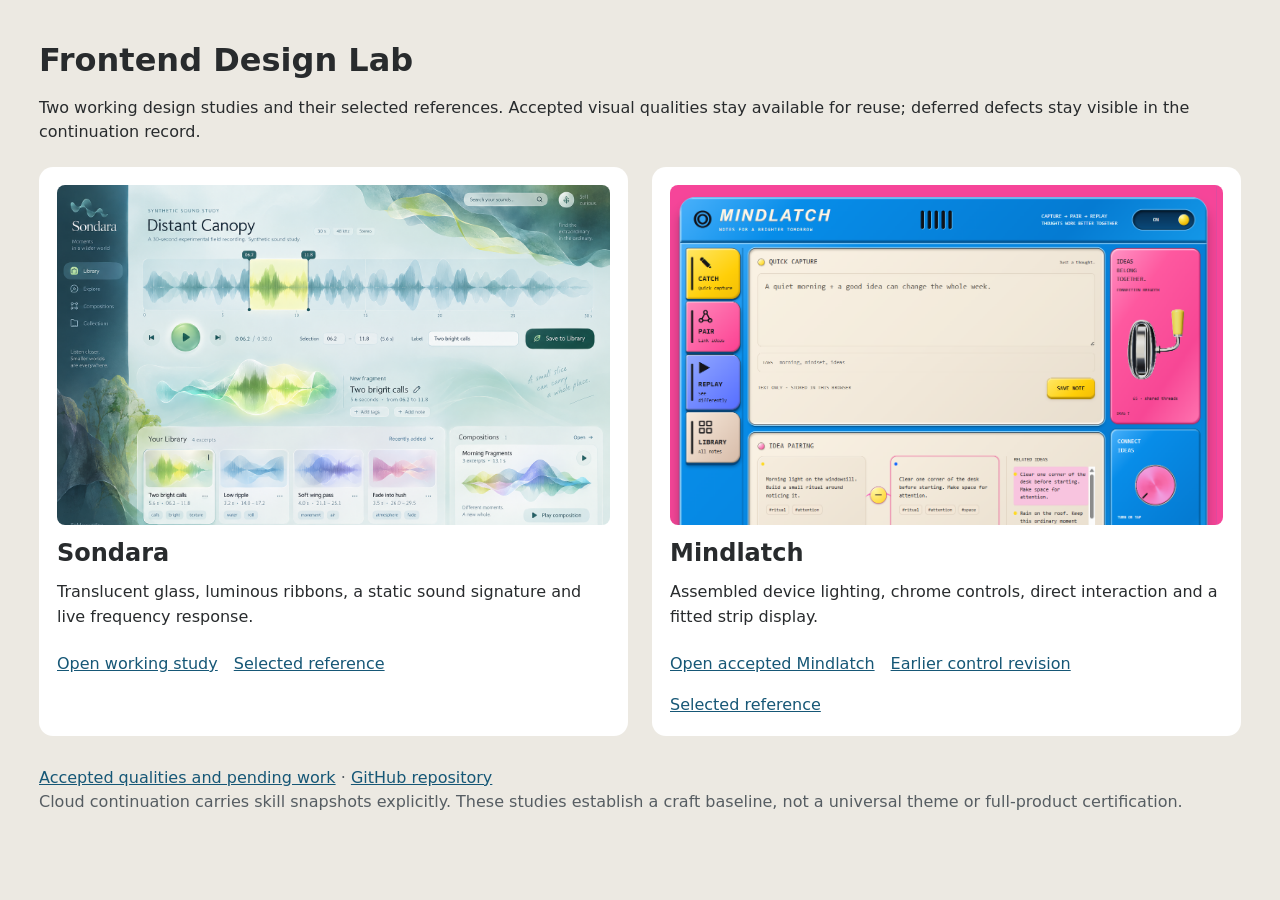
<file: index.html>
<!doctype html><html lang="en"><meta charset="utf-8"><meta name="viewport" content="width=device-width,initial-scale=1"><title>Frontend Design Lab</title>
<style>*{box-sizing:border-box}body{margin:0;background:#ece9e2;color:#282b2d;font:16px/1.55 system-ui,sans-serif}main{max-width:1250px;margin:auto;padding:36px 24px}h1{font-size:32px;margin:0 0 10px}p{margin:0 0 22px}a{color:#165776}.studies{display:grid;grid-template-columns:1fr 1fr;gap:24px}article{min-width:0;background:#fff;border-radius:14px;padding:18px}h2{margin:10px 0 8px}img{display:block;width:100%;height:340px;object-fit:cover;object-position:top;border-radius:8px}.links{display:flex;gap:16px;flex-wrap:wrap}footer{margin:30px 0;color:#565d62}@media(max-width:700px){.studies{grid-template-columns:1fr}img{height:290px}}</style>
<main><h1>Frontend Design Lab</h1><p>Two working design studies and their selected references. Accepted visual qualities stay available for reuse; deferred defects stay visible in the continuation record.</p><div class="studies">
<article><a href="outputs/field-audio/index.html#editor"><img src="references/sondara/master.png" alt="Sondara selected translucent field-audio reference"></a><h2>Sondara</h2><p>Translucent glass, luminous ribbons, a static sound signature and live frequency response.</p><div class="links"><a href="outputs/field-audio/index.html#editor">Open working study</a><a href="references/sondara/master.png">Selected reference</a></div></article>
<article><a href="outputs/mindlatch-maintained/index.html#capture"><img src="references/mindlatch/fitted-strip.png" alt="Mindlatch device study with preferred fitted status strip"></a><h2>Mindlatch</h2><p>Assembled device lighting, chrome controls, direct interaction and a fitted strip display.</p><div class="links"><a href="outputs/mindlatch-maintained/index.html#capture">Open accepted Mindlatch</a><a href="outputs/mindlatch-trial/index.html#capture">Earlier control revision</a><a href="references/mindlatch/library-master.png">Selected reference</a></div></article>
</div><footer><a href="docs/CONTINUATION.md">Accepted qualities and pending work</a> · <a href="https://github.com/supplefrog/frontend-design-lab">GitHub repository</a><p>Cloud continuation carries skill snapshots explicitly. These studies establish a craft baseline, not a universal theme or full-product certification.</p></footer></main></html>
</file>
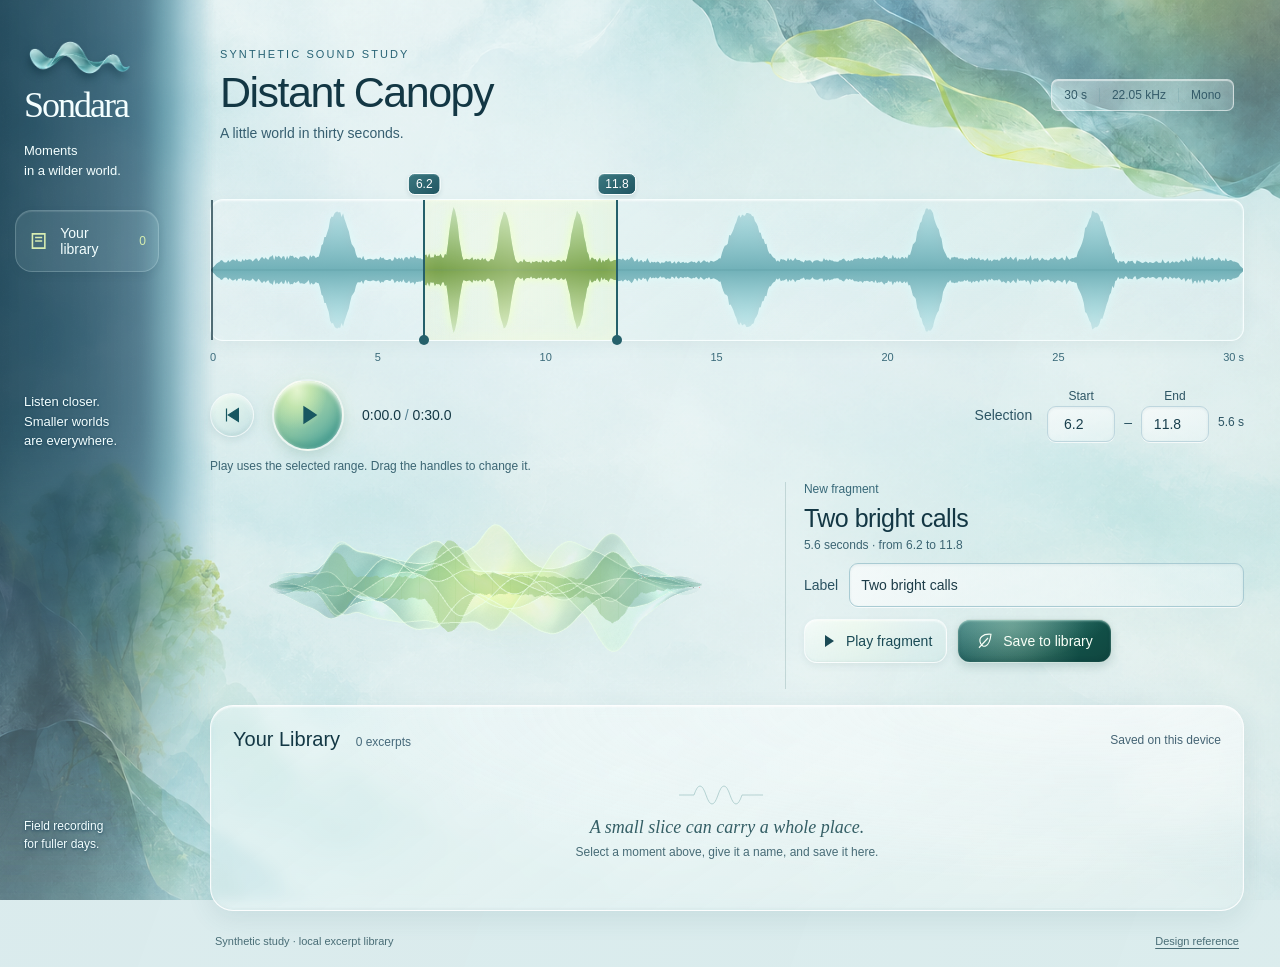
<file: outputs/field-audio/index.html>
<!doctype html>
<html lang="en">
<head><meta charset="utf-8"><meta name="viewport" content="width=device-width,initial-scale=1"><title>Sondara — a small slice of sound</title><link rel="stylesheet" href="app.css"></head>
<body>
<a class="skip" href="#editor">Skip to editor</a>
<aside class="rail">
 <div class="identity"><svg class="brand-ribbon" viewBox="0 0 130 55" aria-hidden="true"><path d="M2 27C15 0 22 53 38 25S60 0 73 25s27 34 35 11 13 0 20-9" fill="none" stroke="currentColor" stroke-width="12" stroke-linecap="round"/></svg><a class="brand" href="#editor">Sondara</a><p>Moments<br>in a wilder world.</p></div>
 <a class="library-link" href="#library"><svg viewBox="0 0 24 24" aria-hidden="true"><path d="M5 4h14v16H5zM8 8h8M8 12h8"/></svg>Your library <span id="rail-count">0</span></a>
 <p class="rail-thought">Listen closer.<br>Smaller worlds<br>are everywhere.</p><p class="rail-bottom">Field recording<br>for fuller days.</p>
</aside>
<main id="editor">
 <header class="study-heading"><div><p class="eyebrow">SYNTHETIC SOUND STUDY</p><h1>Distant Canopy</h1><p class="subtitle">A little world in thirty seconds.</p></div><p class="file-facts">30 s <span>22.05 kHz</span> Mono</p></header>
 <section class="recording" aria-label="Recording and selection">
  <div class="wave-shell"><div id="wave-track" class="wave-track" aria-label="Recording waveform"><svg id="waveform" viewBox="0 0 1000 140" preserveAspectRatio="none" aria-hidden="true"><defs><linearGradient id="wave-ink" x2="0" y2="1"><stop stop-color="#4995a3" stop-opacity=".25"/><stop offset=".5" stop-color="#388994" stop-opacity=".65"/><stop offset="1" stop-color="#70b2bd" stop-opacity=".2"/></linearGradient><linearGradient id="selected-ink" x2="0" y2="1"><stop stop-color="#a8c666" stop-opacity=".3"/><stop offset=".5" stop-color="#618f34"/><stop offset="1" stop-color="#bace77" stop-opacity=".3"/></linearGradient><clipPath id="selection-clip"><rect id="clip-rect" y="0" height="140"/></clipPath></defs><path id="wave-path" fill="url(#wave-ink)"/><path id="selected-path" fill="url(#selected-ink)" clip-path="url(#selection-clip)"/><line x1="0" x2="1000" y1="70" y2="70" stroke="#46838d" stroke-opacity=".25"/></svg><div id="selected-region" class="selected-region"></div><div id="playhead" class="playhead" aria-hidden="true"></div><button id="start-handle" class="handle start" role="slider" aria-label="Selection start" aria-valuemin="0" aria-valuemax="30" aria-valuenow="6.2"><span>6.2</span></button><button id="end-handle" class="handle end" role="slider" aria-label="Selection end" aria-valuemin="0" aria-valuemax="30" aria-valuenow="11.8"><span>11.8</span></button></div><div class="axis" aria-hidden="true"><span>0</span><span>5</span><span>10</span><span>15</span><span>20</span><span>25</span><span>30 s</span></div></div>
  <div class="control-row"><div class="transport"><button id="restart" class="round small" aria-label="Restart selection" disabled><svg viewBox="0 0 24 24" aria-hidden="true"><path d="M6 5v14M19 5L8 12l11 7z"/></svg></button><button id="play" class="round play" aria-label="Play selection" disabled><svg viewBox="0 0 24 24" aria-hidden="true"><path id="play-icon" d="M8 4L20 12 8 20z"/></svg></button><p class="time"><span id="current-time">0:00.0</span><span class="time-divider"> / </span><span id="duration-time">0:30.0</span></p></div><div class="selection-fields"><span class="field-caption">Selection</span><label>Start<input id="start" type="number" min="0" max="30" step="0.1" value="6.2" inputmode="decimal" aria-describedby="feedback"></label><span class="dash">–</span><label>End<input id="end" type="number" min="0" max="30" step="0.1" value="11.8" inputmode="decimal" aria-describedby="feedback"></label><span id="interval-length" class="interval-length">5.6 s</span></div></div>
  <div id="load-status" class="load-status" role="status">Loading the recording…</div><button id="retry" class="text-button" hidden>Retry loading</button>
 </section>
 <section class="fragment" aria-labelledby="fragment-heading"><div id="ribbon-scene" class="ribbon-scene" aria-hidden="true"></div><div class="fragment-editor"><p id="fragment-kind" class="fragment-kind">New fragment</p><h2 id="fragment-heading">Two bright calls</h2><p id="fragment-detail">5.6 seconds · from 6.2 to 11.8</p><form id="fragment-form" novalidate><label class="label-field" for="label">Label<input id="label" maxlength="120" value="Two bright calls" placeholder="Name this moment" aria-describedby="feedback" required></label><div class="fragment-actions"><button id="preview" type="button" class="glass-button" disabled><svg viewBox="0 0 24 24" aria-hidden="true"><path id="preview-icon" d="M8 4L20 12 8 20z"/></svg><span id="preview-label">Play fragment</span></button><button id="save" class="save-button" type="submit"><svg viewBox="0 0 24 24" aria-hidden="true"><path d="M20 3C9 2 3 8 6 15s12 6 14-12ZM4 21 16 8"/></svg>Save to library</button><button id="update" type="button" class="glass-button" hidden>Update excerpt</button></div></form><p id="feedback" class="feedback" role="status" aria-live="polite"></p></div></section>
 <section id="library" class="library" aria-labelledby="library-heading"><div class="library-heading"><h2 id="library-heading">Your Library <span id="clip-count">0 excerpts</span></h2><span class="local-note">Saved on this device</span></div><div id="empty-library" class="empty-library"><svg viewBox="0 0 160 50" aria-hidden="true"><path d="M0 25h25q10-30 20 0t20 0t20 0t20 0h35"/></svg><p>A small slice can carry a whole place.</p><span>Select a moment above, give it a name, and save it here.</span></div><ul id="clip-list" class="clip-list"></ul><p id="storage-note" class="storage-note"></p></section>
 <footer><span>Synthetic study · local excerpt library</span><a href="reference.html">Design reference</a></footer>
</main><audio id="audio" data-src="assets/synthetic-study.wav" preload="auto"></audio><script type="module" src="app.js"></script>
</body></html>
</file>
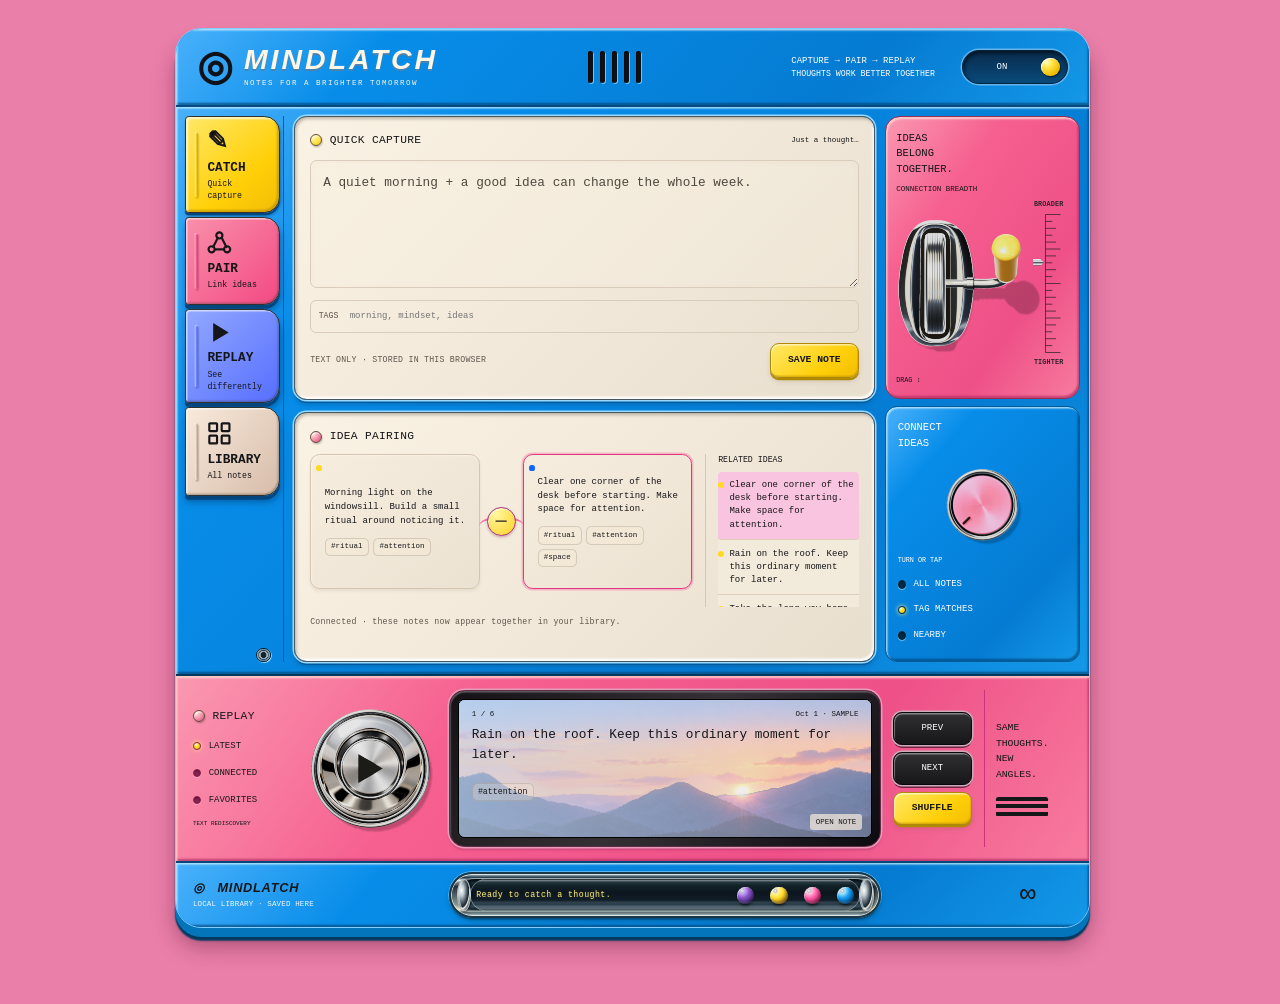
<file: outputs/mindlatch-maintained/index.html>
<!doctype html>
<html lang="en"><head><meta charset="utf-8"><meta name="viewport" content="width=device-width, initial-scale=1"><script>document.documentElement.dataset.controls='pending';document.documentElement.dataset.palette=new URLSearchParams(location.search).get('palette')||'bright';let table='pink';try{const saved=localStorage.getItem('mindlatch.table-background');if(['pink','yellow'].includes(saved))table=saved;}catch{}document.documentElement.dataset.table=table;document.documentElement.style.setProperty('--pink-backdrop',table==='yellow'?'#ffe69a':'#ea7fa9');</script><title>Mindlatch — notes that belong together</title><link rel="stylesheet" href="app.css?v=bolt-status-v1"></head>
<body><div class="interface-scale"><div class="instrument">
<header class="blue masthead"><a class="brand" href="#capture" aria-label="Mindlatch, capture"><span class="brand-mark" aria-hidden="true">◎</span><span><strong>MINDLATCH</strong><small>NOTES FOR A BRIGHTER TOMORROW</small></span></a><div class="vents" aria-hidden="true"><i></i><i></i><i></i><i></i><i></i></div><p class="sequence">CAPTURE → PAIR → REPLAY<small>THOUGHTS WORK BETTER TOGETHER</small></p><button id="power" class="power" aria-pressed="true" title="Standby pauses automatic text replay and floating balls"><span>ON</span><i aria-hidden="true"></i></button></header>
<div class="workbench blue"><nav class="rail" aria-label="Workspace"><button data-view="capture" class="rail-button catch" aria-current="page"><span class="nav-icon" aria-hidden="true">✎</span><b>CATCH</b><small>Quick capture</small></button><button data-view="pair" class="rail-button pair"><span class="nav-icon" aria-hidden="true"><svg viewBox="0 0 32 32" width="1em" height="1em" aria-hidden="true" focusable="false" style="display:block" fill="none" stroke="currentColor" stroke-width="2.8" stroke-linecap="round" stroke-linejoin="round"><path d="M14 10 8 22M19 10l6 12M11 25h10"/><circle cx="16" cy="7" r="4"/><circle cx="6" cy="25" r="4"/><circle cx="26" cy="25" r="4"/></svg></span><b>PAIR</b><small>Link ideas</small></button><button data-view="replay" class="rail-button replay"><span class="nav-icon" aria-hidden="true"><svg viewBox="0 0 24 24" width="1em" height="1em" aria-hidden="true" focusable="false" style="display:block" fill="currentColor"><path d="M6 3 21 12 6 21Z"/></svg></span><b>REPLAY</b><small>See differently</small></button><button data-view="library" class="rail-button library"><span class="nav-icon" aria-hidden="true"><svg viewBox="0 0 32 32" width="1em" height="1em" aria-hidden="true" focusable="false" style="display:block" fill="none" stroke="currentColor" stroke-width="2.8" stroke-linejoin="round"><rect x="3" y="3" width="10" height="10" rx="1"/><rect x="19" y="3" width="10" height="10" rx="1"/><rect x="3" y="19" width="10" height="10" rx="1"/><rect x="19" y="19" width="10" height="10" rx="1"/></svg></span><b>LIBRARY</b><small>All notes</small></button><span class="rail-screw screw" aria-hidden="true"></span></nav>
<main id="main">
<div id="capture-view" class="capture-layout">
<section class="pad capture-pad"><h1 class="legend"><i class="lamp yellow"></i>QUICK CAPTURE <span id="draft-indicator">Just a thought…</span></h1><form id="capture-form"><label class="sr-only" for="capture-text">Your note</label><textarea id="capture-text" aria-describedby="capture-error" placeholder="A quiet morning + a good idea can change the whole week." rows="5"></textarea><div class="tag-field"><label for="capture-tags">TAGS</label><input id="capture-tags" placeholder="morning, mindset, ideas" autocomplete="off"></div><div class="form-footer"><span class="micro">TEXT ONLY · STORED IN THIS BROWSER</span><button class="yellow-button" type="submit">SAVE NOTE</button></div><p id="capture-error" class="field-error" role="alert"></p></form></section>
<section id="pair-panel" class="pad pairing-pad"><h2 class="legend"><i class="lamp pink"></i>IDEA PAIRING</h2><div class="pairing-content"><div class="pair-objects"><button id="note-a" class="note-object" aria-label="Choose first note"></button><div class="connector"><button id="connect" class="connect-button" aria-label="Connect selected notes"><svg viewBox="0 0 32 32" aria-hidden="true"><path d="M8 16H24"/><path class="connect-vertical" d="M16 8V24"/></svg></button></div><button id="note-b" class="note-object" aria-label="Choose second note"></button></div><div class="candidate-shelf"><h3>RELATED IDEAS</h3><div id="candidates"></div></div></div><p id="pair-hint" class="micro"></p></section>
</div>
<div id="library-view" class="library-layout" hidden><section class="pad library-pad"><h1 class="legend"><i class="lamp yellow"></i>LIBRARY <span id="note-count"></span></h1><label class="search"><span aria-hidden="true">⌕</span><input id="search" type="search" placeholder="Search notes, tags, or ideas…" aria-label="Search notes"></label><div class="filter-row" role="group" aria-label="Library filter"><button data-filter="all" aria-pressed="true">ALL</button><button data-filter="connected" aria-pressed="false">LINKED</button><button data-filter="favorites" aria-pressed="false">FAVORITES</button></div><div id="note-list" class="note-list"></div></section><section class="pad editor-pad"><h2 class="legend"><i class="lamp yellow"></i>NOTE <span id="note-date"></span></h2><div id="editor-empty" class="empty-state">Choose a note to open it here.</div><form id="edit-form" hidden><label class="sr-only" for="edit-text">Note text</label><textarea id="edit-text" aria-describedby="edit-error edit-draft-text" rows="11"></textarea><div class="tag-field"><label for="edit-tags">TAGS</label><input id="edit-tags" autocomplete="off"></div><div class="editor-actions"><button id="favorite" type="button" class="small-button" aria-pressed="false">☆ FAVORITE</button><button id="delete" type="button" class="small-button"><span id="delete-label">DELETE</span><span class="editor-action-capacity" aria-hidden="true">DELETE</span></button><button id="edit-save" type="submit" class="yellow-button"><span id="edit-save-label">SAVE NOTE</span><span class="editor-action-capacity" aria-hidden="true">SAVE NOTE</span></button></div><p id="edit-error" class="field-error" role="alert"></p><p id="edit-draft" class="micro"><span id="edit-draft-text" class="sr-only"></span></p></form></section><section class="pad connected-pad"><h2 class="legend"><i class="lamp pink"></i>CONNECTED IDEAS</h2><div id="connected-list"></div><button id="link-existing" class="outlined-button">+ LINK AN EXISTING NOTE</button></section></div>
</main>
<div id="pair-controls-slot"><aside id="pair-controls" class="pair-controls"><section class="tension pink-panel"><h2>IDEAS <br>BELONG <br>TOGETHER.</h2><span id="breadth-title" class="breadth-title">CONNECTION BREADTH</span><div class="lever"><div class="lever-material" id="lever-control" role="slider" tabindex="0" aria-labelledby="breadth-title" aria-describedby="breadth-label lever-instruction" aria-valuemin="0" aria-valuemax="100" aria-valuenow="65" aria-orientation="vertical" data-render-control="lever" data-value="65" data-pressed="false"></div><input id="breadth" type="hidden" value="65"></div><div id="breadth-gauge" class="breadth-gauge" aria-hidden="true" style="--gauge-y:82.4px"><span class="gauge-caption gauge-broad">BROADER</span><svg viewBox="0 0 52 220" focusable="false"><g class="gauge-ticks"><path d="M22 18V202"/><path d="M22 18H42"/><path d="M22 27.2H31"/><path d="M22 36.4H36"/><path d="M22 45.6H31"/><path d="M22 54.8H36"/><path d="M22 64H42"/><path d="M22 73.2H36"/><path d="M22 82.4H31"/><path d="M22 91.6H36"/><path d="M22 100.8H31"/><path d="M22 110H42"/><path d="M22 119.2H31"/><path d="M22 128.4H36"/><path d="M22 137.6H31"/><path d="M22 146.8H36"/><path d="M22 156H42"/><path d="M22 165.2H36"/><path d="M22 174.4H31"/><path d="M22 183.6H36"/><path d="M22 192.8H31"/><path d="M22 202H42"/></g></svg><i class="gauge-pointer"></i><span class="gauge-caption gauge-tight">TIGHTER</span></div><output id="breadth-label" class="sr-only">65 · shared threads</output><span class="control-instruction" aria-hidden="true">DRAG ↕</span><span id="lever-instruction" class="sr-only">Drag upward to widen the connection breadth and downward to tighten it. Use arrow keys, Home or End on the keyboard.</span></section><section class="mode-panel blue"><h2 id="mode-title">CONNECT <br>IDEAS</h2><div class="dial" role="slider" tabindex="0" aria-labelledby="mode-title" aria-describedby="dial-instruction" aria-valuemin="0" aria-valuemax="2" aria-valuenow="1" aria-valuetext="Tag matches" data-render-control="dial" data-mode="suggest" data-pressed="false"></div><span class="control-instruction" aria-hidden="true">TURN OR TAP</span><span id="dial-instruction" class="sr-only">Turn clockwise or counterclockwise to change the mode, or tap to move one detent. At either stop, tapping reverses direction. Use arrow keys, Home or End on the keyboard.</span><div class="mode-buttons" role="group" aria-label="Mode indicators"><span data-pair-mode="manual" data-selected="false"><i aria-hidden="true"></i>ALL NOTES</span><span data-pair-mode="suggest" data-selected="true" aria-current="true"><i aria-hidden="true"></i>TAG MATCHES</span><span data-pair-mode="nearby" data-selected="false"><i aria-hidden="true"></i>NEARBY</span></div></section></aside></div>
</div>
<section id="replay-deck" class="replay-deck pink-panel" aria-label="Text replay"><div class="replay-modes"><h2 class="legend"><i class="lamp pink"></i>REPLAY</h2><div role="group" aria-label="Replay collection"><button data-replay-mode="latest" aria-pressed="true"><i></i>LATEST</button><button data-replay-mode="connected" aria-pressed="false"><i></i>CONNECTED</button><button data-replay-mode="favorites" aria-pressed="false"><i></i>FAVORITES</button></div><small>TEXT REDISCOVERY</small></div><button id="play" class="chrome-play" data-render-control="play" data-playing="false" data-pressed="false" aria-label="Start automatic text replay" aria-pressed="false"><svg viewBox="0 0 64 64" aria-hidden="true"><path id="play-left" d="M22 17 L22 47 L36 39 L36 25 Z"/><path id="play-right" d="M36 25 L36 39 L47 32 L47 32 Z"/></svg></button><div class="screen-frame"><div class="replay-screen"><div class="screen-meta"><span id="replay-position"></span><span id="replay-date"></span></div><div id="replay-content" aria-live="polite" aria-atomic="true"><p id="replay-text" tabindex="0" aria-label="Note text"></p><div id="replay-tags" class="tags"></div></div><button id="replay-open" class="screen-open">OPEN NOTE</button><div id="replay-progress" class="replay-progress"></div></div></div><div class="deck-actions"><button id="prev" class="black-button">PREV</button><button id="next" class="black-button">NEXT</button><button id="shuffle" class="yellow-button">SHUFFLE</button></div><p class="deck-motto">SAME<br>THOUGHTS.<br>NEW<br>ANGLES.<span class="speaker" aria-hidden="true"></span></p></section>
<footer class="blue footer"><div class="footer-brand-group"><span class="footer-brand">◎ &nbsp; MINDLATCH</span><p id="storage-status">LOCAL LIBRARY · THIS BROWSER</p></div><div class="footer-status"><div id="status-bar" class="status-bar" role="status" aria-live="polite"><div class="tube-caps" aria-hidden="true"><i></i><i></i></div><span id="status-text" tabindex="0" aria-label="Status display; scroll to read a longer message">Ready to catch a thought.</span><div class="tube-floats"><i class="tube-ball violet" aria-hidden="true"></i><button type="button" class="tube-ball gold" data-table-background="yellow" aria-label="Butter yellow background" aria-pressed="false" title="Butter yellow background"></button><button type="button" class="tube-ball rose" data-table-background="pink" aria-label="Pink background" aria-pressed="true" title="Pink background"></button><i class="tube-ball cyan" aria-hidden="true"></i></div><button id="undo" hidden>UNDO DELETE</button></div></div><span aria-hidden="true">∞</span></footer>
</div></div><script type="module" src="app.js?v=bolt-status-v1"></script></body></html>
</file>
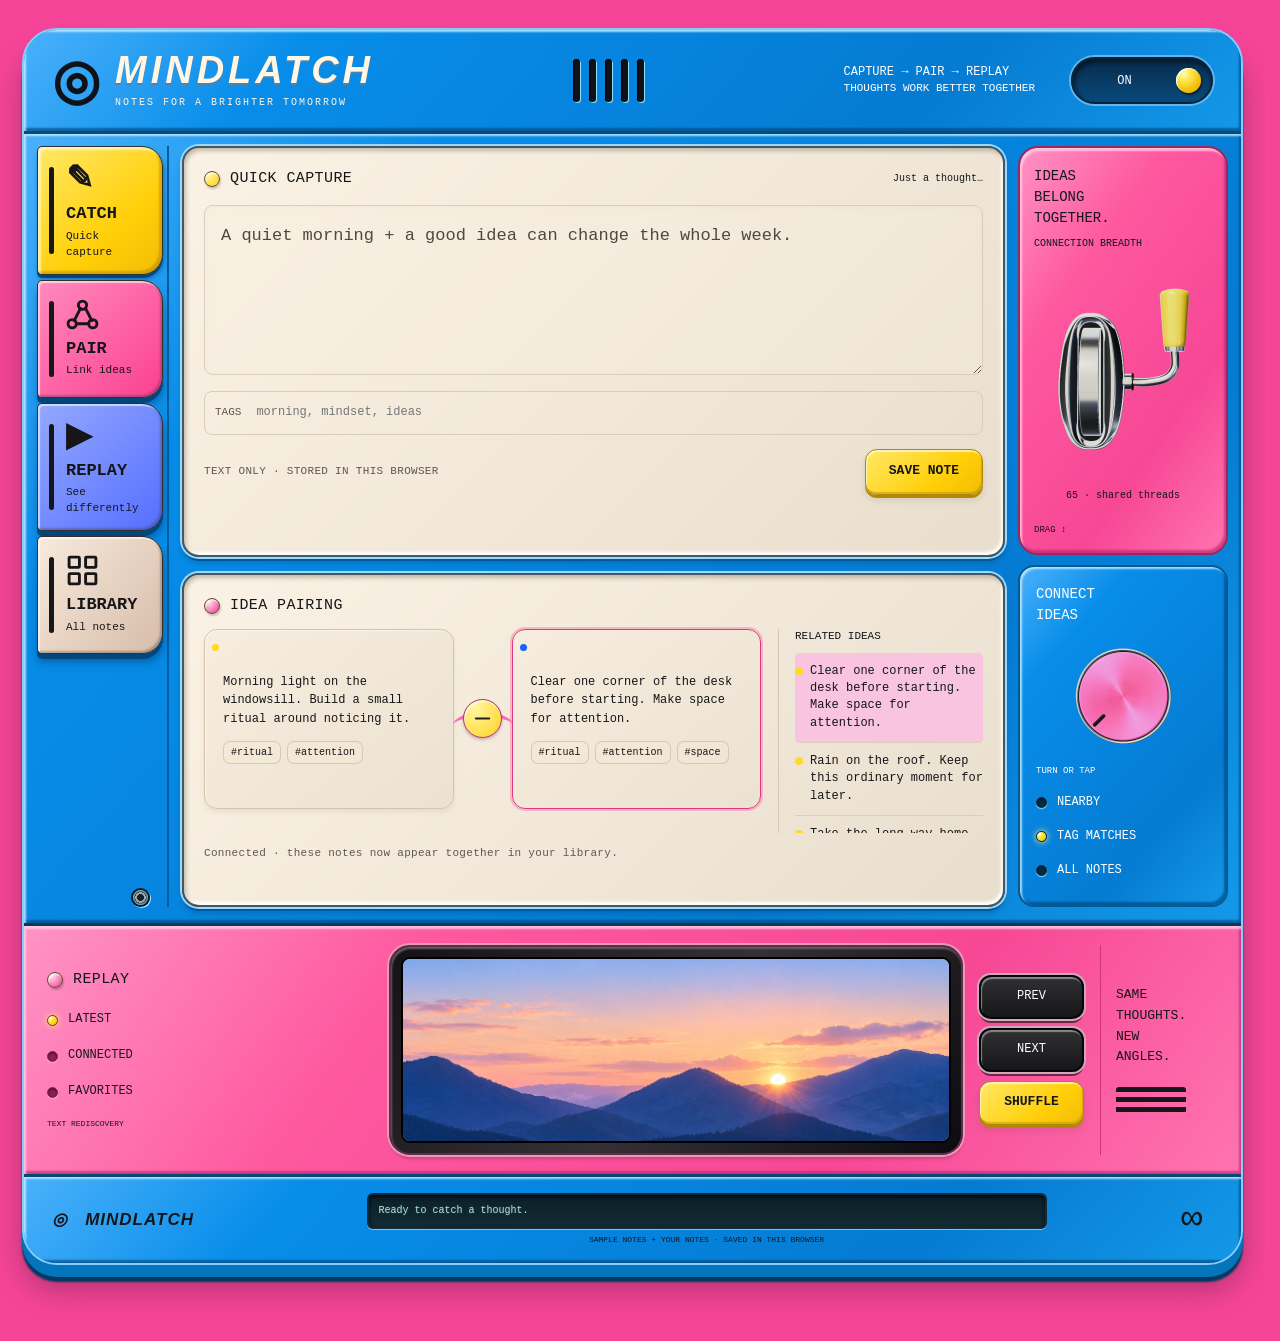
<file: outputs/mindlatch-strip-study/index.html>
<!doctype html>
<html lang="en"><head><meta charset="utf-8"><meta name="viewport" content="width=device-width, initial-scale=1"><title>Mindlatch — notes that belong together</title><link rel="stylesheet" href="app.css?v=d7d5e8079273"></head>
<body><div class="instrument">
<header class="blue masthead"><a class="brand" href="#capture" aria-label="Mindlatch, capture"><span class="brand-mark" aria-hidden="true">◎</span><span><strong>MINDLATCH</strong><small>NOTES FOR A BRIGHTER TOMORROW</small></span></a><div class="vents" aria-hidden="true"><i></i><i></i><i></i><i></i><i></i></div><p class="sequence">CAPTURE → PAIR → REPLAY<small>THOUGHTS WORK BETTER TOGETHER</small></p><button id="power" class="power" aria-pressed="true" title="Standby pauses automatic text replay"><span>ON</span><i aria-hidden="true"></i></button></header>
<div class="workbench blue"><nav class="rail" aria-label="Workspace"><button data-view="capture" class="rail-button catch" aria-current="page"><span class="nav-icon" aria-hidden="true">✎</span><b>CATCH</b><small>Quick capture</small></button><button data-view="pair" class="rail-button pair"><span class="nav-icon" aria-hidden="true"><svg viewBox="0 0 32 32" width="1em" height="1em" aria-hidden="true" focusable="false" style="display:block" fill="none" stroke="currentColor" stroke-width="2.8" stroke-linecap="round" stroke-linejoin="round"><path d="M14 10 8 22M19 10l6 12M11 25h10"/><circle cx="16" cy="7" r="4"/><circle cx="6" cy="25" r="4"/><circle cx="26" cy="25" r="4"/></svg></span><b>PAIR</b><small>Link ideas</small></button><button data-view="replay" class="rail-button replay"><span class="nav-icon" aria-hidden="true">▶</span><b>REPLAY</b><small>See differently</small></button><button data-view="library" class="rail-button library"><span class="nav-icon" aria-hidden="true"><svg viewBox="0 0 32 32" width="1em" height="1em" aria-hidden="true" focusable="false" style="display:block" fill="none" stroke="currentColor" stroke-width="2.8" stroke-linejoin="round"><rect x="3" y="3" width="10" height="10" rx="1"/><rect x="19" y="3" width="10" height="10" rx="1"/><rect x="3" y="19" width="10" height="10" rx="1"/><rect x="19" y="19" width="10" height="10" rx="1"/></svg></span><b>LIBRARY</b><small>All notes</small></button><span class="rail-screw screw" aria-hidden="true"></span></nav>
<main id="main">
<div id="capture-view" class="capture-layout">
<section class="pad capture-pad"><h1 class="legend"><i class="lamp yellow"></i>QUICK CAPTURE <span id="draft-indicator">Just a thought…</span></h1><form id="capture-form"><label class="sr-only" for="capture-text">Your note</label><textarea id="capture-text" aria-describedby="capture-error" placeholder="A quiet morning + a good idea can change the whole week." rows="5"></textarea><div class="tag-field"><label for="capture-tags">TAGS</label><input id="capture-tags" placeholder="morning, mindset, ideas" autocomplete="off"></div><div class="form-footer"><span class="micro">TEXT ONLY · STORED IN THIS BROWSER</span><button class="yellow-button" type="submit">SAVE NOTE</button></div><p id="capture-error" class="field-error" role="alert"></p></form></section>
<section id="pair-panel" class="pad pairing-pad"><h2 class="legend"><i class="lamp pink"></i>IDEA PAIRING</h2><div class="pairing-content"><div class="pair-objects"><button id="note-a" class="note-object" aria-label="Choose first note"></button><div class="connector"><button id="connect" class="connect-button" aria-label="Connect selected notes"><svg viewBox="0 0 32 32" aria-hidden="true"><path d="M8 16H24"/><path class="connect-vertical" d="M16 8V24"/></svg></button></div><button id="note-b" class="note-object" aria-label="Choose second note"></button></div><div class="candidate-shelf"><h3>RELATED IDEAS</h3><div id="candidates"></div></div></div><p id="pair-hint" class="micro"></p></section>
</div>
<div id="library-view" class="library-layout" hidden><section class="pad library-pad"><h1 class="legend"><i class="lamp yellow"></i>LIBRARY <span id="note-count"></span></h1><label class="search"><span aria-hidden="true">⌕</span><input id="search" type="search" placeholder="Search notes, tags, or ideas…" aria-label="Search notes"></label><div class="filter-row" role="group" aria-label="Library filter"><button data-filter="all" aria-pressed="true">ALL</button><button data-filter="connected" aria-pressed="false">LINKED</button><button data-filter="favorites" aria-pressed="false">FAVORITES</button></div><div id="note-list" class="note-list"></div></section><section class="pad editor-pad"><h2 class="legend"><i class="lamp yellow"></i>NOTE <span id="note-date"></span></h2><div id="editor-empty" class="empty-state">Choose a note to open it here.</div><form id="edit-form" hidden><label class="sr-only" for="edit-text">Note text</label><textarea id="edit-text" aria-describedby="edit-error" rows="11"></textarea><div class="tag-field"><label for="edit-tags">TAGS</label><input id="edit-tags" autocomplete="off"></div><div class="editor-actions"><button id="favorite" type="button" class="small-button" aria-pressed="false">☆ FAVORITE</button><button id="delete" type="button" class="small-button">DELETE</button><button type="submit" class="yellow-button">SAVE NOTE</button></div><p id="edit-error" class="field-error" role="alert"></p><p id="edit-draft" class="micro"></p></form></section><section class="pad connected-pad"><h2 class="legend"><i class="lamp pink"></i>CONNECTED IDEAS</h2><div id="connected-list"></div><button id="link-existing" class="outlined-button">+ LINK AN EXISTING NOTE</button></section></div>
</main>
<aside id="pair-controls" class="pair-controls"><section class="tension pink-panel"><h2>IDEAS <br>BELONG <br>TOGETHER.</h2><span id="breadth-title" class="breadth-title">CONNECTION BREADTH</span><div class="lever"><div class="lever-material" id="lever-control" role="slider" tabindex="0" aria-labelledby="breadth-title" aria-describedby="breadth-label lever-instruction" aria-valuemin="0" aria-valuemax="100" aria-valuenow="65" aria-orientation="vertical" data-render-control="lever" data-value="65" data-pressed="false"><div class="lever-skin"><img class="lever-base" src="assets/tension-control.png" alt="" onload="this.parentElement.parentElement.nextElementSibling.hidden=true" onerror="this.parentElement.hidden=true"></div></div><div class="lever-fallback" aria-hidden="true"><span></span></div><input id="breadth" type="hidden" value="65"></div><output id="breadth-label">65 · shared threads</output><span class="control-instruction" aria-hidden="true">DRAG ↕</span><span id="lever-instruction" class="sr-only">Drag upward to widen the connection breadth and downward to tighten it. Use arrow keys, Home or End on the keyboard.</span></section><section class="mode-panel blue"><h2 id="mode-title">CONNECT <br>IDEAS</h2><div class="dial" role="slider" tabindex="0" aria-labelledby="mode-title" aria-describedby="dial-instruction" aria-valuemin="0" aria-valuemax="2" aria-valuenow="1" aria-valuetext="Tag matches" data-render-control="dial" data-mode="suggest" data-pressed="false"><span></span></div><span class="control-instruction" aria-hidden="true">TURN OR TAP</span><span id="dial-instruction" class="sr-only">Turn clockwise or counterclockwise to change the mode, or tap for the next mode. Use arrow keys, Home or End on the keyboard.</span><div class="mode-buttons" role="group" aria-label="Mode indicators"><span data-pair-mode="nearby" data-selected="false"><i aria-hidden="true"></i>NEARBY</span><span data-pair-mode="suggest" data-selected="true" aria-current="true"><i aria-hidden="true"></i>TAG MATCHES</span><span data-pair-mode="manual" data-selected="false"><i aria-hidden="true"></i>ALL NOTES</span></div></section></aside>
</div>
<section id="replay-deck" class="replay-deck pink-panel" aria-label="Text replay"><div class="replay-modes"><h2 class="legend"><i class="lamp pink"></i>REPLAY</h2><div role="group" aria-label="Replay collection"><button data-replay-mode="latest" aria-pressed="true"><i></i>LATEST</button><button data-replay-mode="connected" aria-pressed="false"><i></i>CONNECTED</button><button data-replay-mode="favorites" aria-pressed="false"><i></i>FAVORITES</button></div><small>TEXT REDISCOVERY</small></div><button id="play" class="chrome-play" data-render-control="play" data-playing="false" data-pressed="false" aria-label="Start automatic text replay" aria-pressed="false"><svg viewBox="0 0 64 64" aria-hidden="true"><path id="play-left" d="M22 17 L22 47 L36 39 L36 25 Z"/><path id="play-right" d="M36 25 L36 39 L47 32 L47 32 Z"/></svg></button><div class="screen-frame"><div class="replay-screen"><div class="screen-meta"><span id="replay-position"></span><span id="replay-date"></span></div><div id="replay-content" aria-live="polite" aria-atomic="true"><p id="replay-text"></p><div id="replay-tags" class="tags"></div></div><button id="replay-open" class="screen-open">OPEN NOTE</button><div id="replay-progress" class="replay-progress"></div></div></div><div class="deck-actions"><button id="prev" class="black-button">PREV</button><button id="next" class="black-button">NEXT</button><button id="shuffle" class="yellow-button">SHUFFLE</button></div><p class="deck-motto">SAME<br>THOUGHTS.<br>NEW<br>ANGLES.<span class="speaker" aria-hidden="true"></span></p></section>
<footer class="blue footer"><span class="footer-brand">◎ &nbsp; MINDLATCH</span><div class="footer-status"><div id="status-bar" class="status-bar" role="status" aria-live="polite"><span id="status-text" tabindex="0" aria-label="Status display; scroll to read a longer message">Ready to catch a thought.</span><button id="undo" hidden>UNDO DELETE</button></div><p id="storage-status">SAMPLE NOTES · LOCAL LIBRARY</p></div><span aria-hidden="true">∞</span></footer>
</div><script type="module" src="app.js?v=223fd1456856"></script></body></html>
</file>
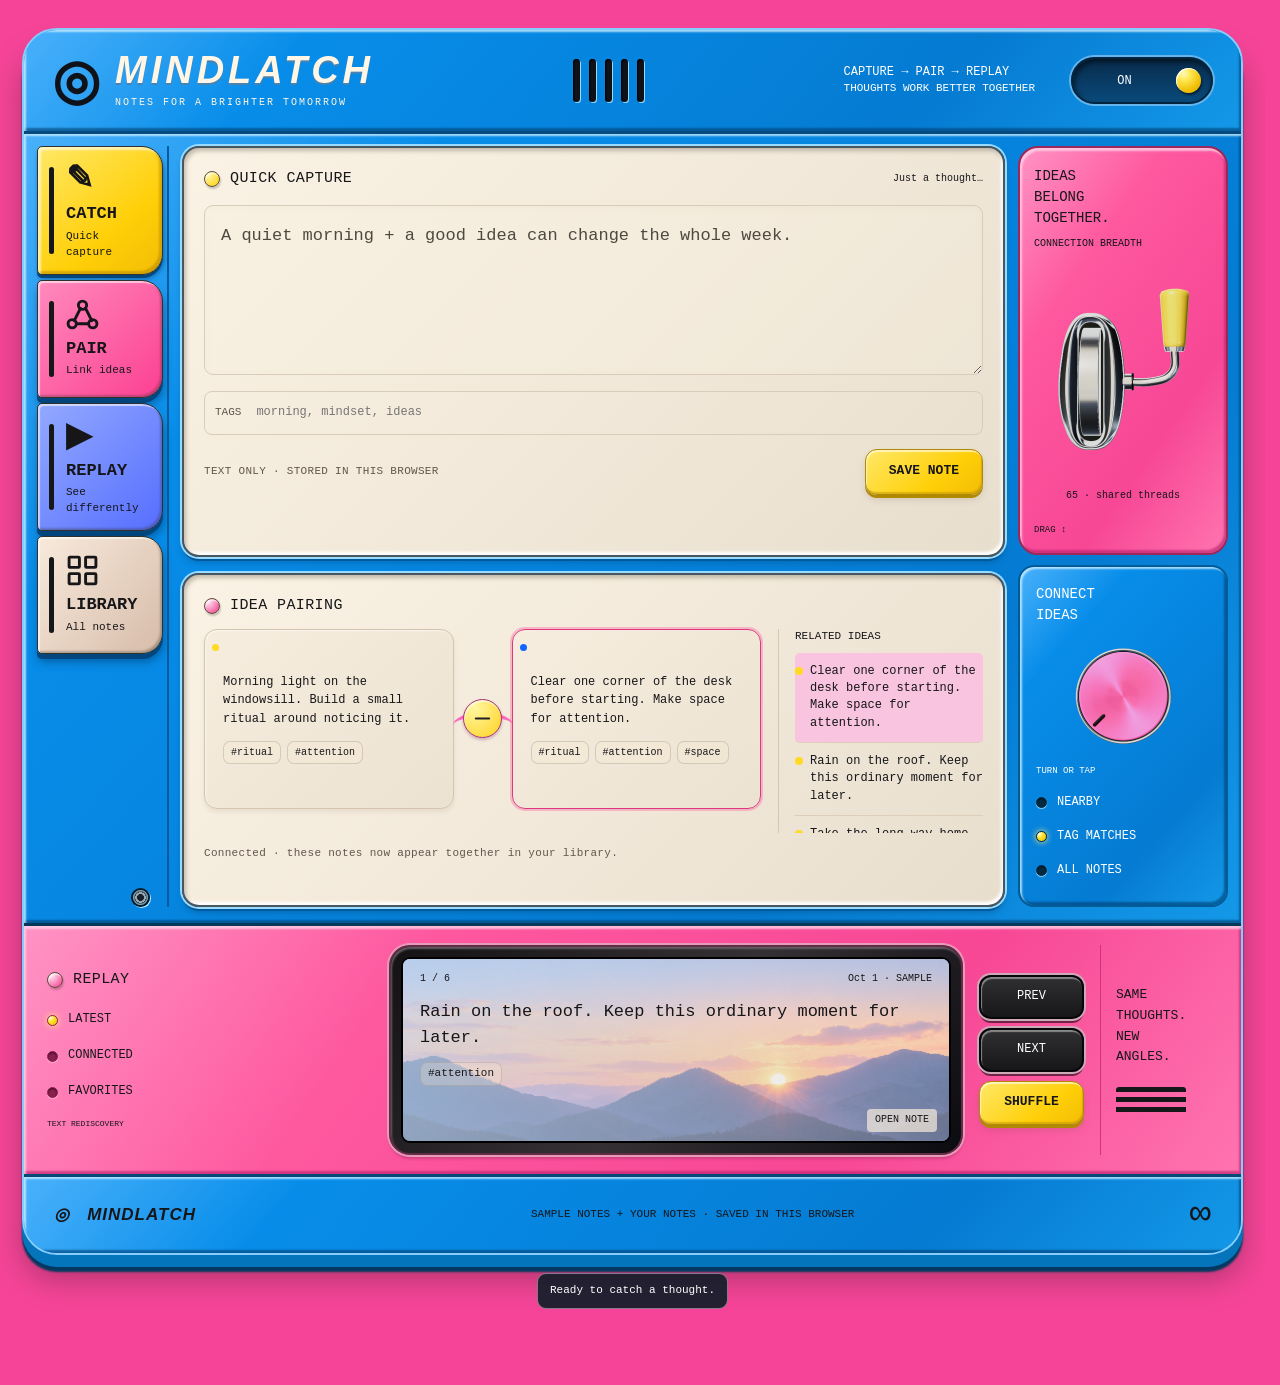
<file: outputs/mindlatch-trial/index.html>
<!doctype html>
<html lang="en"><head><meta charset="utf-8"><meta name="viewport" content="width=device-width, initial-scale=1"><title>Mindlatch — notes that belong together</title><link rel="stylesheet" href="app.css?v=a6dc1d01f152"></head>
<body><div class="instrument">
<header class="blue masthead"><a class="brand" href="#capture" aria-label="Mindlatch, capture"><span class="brand-mark" aria-hidden="true">◎</span><span><strong>MINDLATCH</strong><small>NOTES FOR A BRIGHTER TOMORROW</small></span></a><div class="vents" aria-hidden="true"><i></i><i></i><i></i><i></i><i></i></div><p class="sequence">CAPTURE → PAIR → REPLAY<small>THOUGHTS WORK BETTER TOGETHER</small></p><button id="power" class="power" aria-pressed="true" title="Standby pauses automatic text replay"><span>ON</span><i aria-hidden="true"></i></button></header>
<div class="workbench blue"><nav class="rail" aria-label="Workspace"><button data-view="capture" class="rail-button catch" aria-current="page"><span class="nav-icon" aria-hidden="true">✎</span><b>CATCH</b><small>Quick capture</small></button><button data-view="pair" class="rail-button pair"><span class="nav-icon" aria-hidden="true"><svg viewBox="0 0 32 32" width="1em" height="1em" aria-hidden="true" focusable="false" style="display:block" fill="none" stroke="currentColor" stroke-width="2.8" stroke-linecap="round" stroke-linejoin="round"><path d="M14 10 8 22M19 10l6 12M11 25h10"/><circle cx="16" cy="7" r="4"/><circle cx="6" cy="25" r="4"/><circle cx="26" cy="25" r="4"/></svg></span><b>PAIR</b><small>Link ideas</small></button><button data-view="replay" class="rail-button replay"><span class="nav-icon" aria-hidden="true">▶</span><b>REPLAY</b><small>See differently</small></button><button data-view="library" class="rail-button library"><span class="nav-icon" aria-hidden="true"><svg viewBox="0 0 32 32" width="1em" height="1em" aria-hidden="true" focusable="false" style="display:block" fill="none" stroke="currentColor" stroke-width="2.8" stroke-linejoin="round"><rect x="3" y="3" width="10" height="10" rx="1"/><rect x="19" y="3" width="10" height="10" rx="1"/><rect x="3" y="19" width="10" height="10" rx="1"/><rect x="19" y="19" width="10" height="10" rx="1"/></svg></span><b>LIBRARY</b><small>All notes</small></button><span class="rail-screw screw" aria-hidden="true"></span></nav>
<main id="main">
<div id="capture-view" class="capture-layout">
<section class="pad capture-pad"><h1 class="legend"><i class="lamp yellow"></i>QUICK CAPTURE <span id="draft-indicator">Just a thought…</span></h1><form id="capture-form"><label class="sr-only" for="capture-text">Your note</label><textarea id="capture-text" aria-describedby="capture-error" placeholder="A quiet morning + a good idea can change the whole week." rows="5"></textarea><div class="tag-field"><label for="capture-tags">TAGS</label><input id="capture-tags" placeholder="morning, mindset, ideas" autocomplete="off"></div><div class="form-footer"><span class="micro">TEXT ONLY · STORED IN THIS BROWSER</span><button class="yellow-button" type="submit">SAVE NOTE</button></div><p id="capture-error" class="field-error" role="alert"></p></form></section>
<section id="pair-panel" class="pad pairing-pad"><h2 class="legend"><i class="lamp pink"></i>IDEA PAIRING</h2><div class="pairing-content"><div class="pair-objects"><button id="note-a" class="note-object" aria-label="Choose first note"></button><div class="connector"><button id="connect" class="connect-button" aria-label="Connect selected notes"><svg viewBox="0 0 32 32" aria-hidden="true"><path d="M8 16H24"/><path class="connect-vertical" d="M16 8V24"/></svg></button></div><button id="note-b" class="note-object" aria-label="Choose second note"></button></div><div class="candidate-shelf"><h3>RELATED IDEAS</h3><div id="candidates"></div></div></div><p id="pair-hint" class="micro"></p></section>
</div>
<div id="library-view" class="library-layout" hidden><section class="pad library-pad"><h1 class="legend"><i class="lamp yellow"></i>LIBRARY <span id="note-count"></span></h1><label class="search"><span aria-hidden="true">⌕</span><input id="search" type="search" placeholder="Search notes, tags, or ideas…" aria-label="Search notes"></label><div class="filter-row" role="group" aria-label="Library filter"><button data-filter="all" aria-pressed="true">ALL</button><button data-filter="connected" aria-pressed="false">LINKED</button><button data-filter="favorites" aria-pressed="false">FAVORITES</button></div><div id="note-list" class="note-list"></div></section><section class="pad editor-pad"><h2 class="legend"><i class="lamp yellow"></i>NOTE <span id="note-date"></span></h2><div id="editor-empty" class="empty-state">Choose a note to open it here.</div><form id="edit-form" hidden><label class="sr-only" for="edit-text">Note text</label><textarea id="edit-text" aria-describedby="edit-error" rows="11"></textarea><div class="tag-field"><label for="edit-tags">TAGS</label><input id="edit-tags" autocomplete="off"></div><div class="editor-actions"><button id="favorite" type="button" class="small-button" aria-pressed="false">☆ FAVORITE</button><button id="delete" type="button" class="small-button">DELETE</button><button type="submit" class="yellow-button">SAVE NOTE</button></div><p id="edit-error" class="field-error" role="alert"></p><p id="edit-draft" class="micro"></p></form></section><section class="pad connected-pad"><h2 class="legend"><i class="lamp pink"></i>CONNECTED IDEAS</h2><div id="connected-list"></div><button id="link-existing" class="outlined-button">+ LINK AN EXISTING NOTE</button></section></div>
</main>
<aside id="pair-controls" class="pair-controls"><section class="tension pink-panel"><h2>IDEAS <br>BELONG <br>TOGETHER.</h2><span id="breadth-title" class="breadth-title">CONNECTION BREADTH</span><div class="lever"><div class="lever-material" id="lever-control" role="slider" tabindex="0" aria-labelledby="breadth-title" aria-describedby="breadth-label lever-instruction" aria-valuemin="0" aria-valuemax="100" aria-valuenow="65" aria-orientation="vertical" data-render-control="lever" data-value="65" data-pressed="false"><div class="lever-skin"><img class="lever-base" src="assets/tension-control.png" alt="" onload="this.parentElement.parentElement.nextElementSibling.hidden=true" onerror="this.parentElement.hidden=true"></div></div><div class="lever-fallback" aria-hidden="true"><span></span></div><input id="breadth" type="hidden" value="65"></div><output id="breadth-label">65 · shared threads</output><span class="control-instruction" aria-hidden="true">DRAG ↕</span><span id="lever-instruction" class="sr-only">Drag upward to widen the connection breadth and downward to tighten it. Use arrow keys, Home or End on the keyboard.</span></section><section class="mode-panel blue"><h2 id="mode-title">CONNECT <br>IDEAS</h2><div class="dial" role="slider" tabindex="0" aria-labelledby="mode-title" aria-describedby="dial-instruction" aria-valuemin="0" aria-valuemax="2" aria-valuenow="1" aria-valuetext="Tag matches" data-render-control="dial" data-mode="suggest" data-pressed="false"><span></span></div><span class="control-instruction" aria-hidden="true">TURN OR TAP</span><span id="dial-instruction" class="sr-only">Turn clockwise or counterclockwise to change the mode, or tap for the next mode. Use arrow keys, Home or End on the keyboard.</span><div class="mode-buttons" role="group" aria-label="Mode indicators"><span data-pair-mode="nearby" data-selected="false"><i aria-hidden="true"></i>NEARBY</span><span data-pair-mode="suggest" data-selected="true" aria-current="true"><i aria-hidden="true"></i>TAG MATCHES</span><span data-pair-mode="manual" data-selected="false"><i aria-hidden="true"></i>ALL NOTES</span></div></section></aside>
</div>
<section id="replay-deck" class="replay-deck pink-panel" aria-label="Text replay"><div class="replay-modes"><h2 class="legend"><i class="lamp pink"></i>REPLAY</h2><div role="group" aria-label="Replay collection"><button data-replay-mode="latest" aria-pressed="true"><i></i>LATEST</button><button data-replay-mode="connected" aria-pressed="false"><i></i>CONNECTED</button><button data-replay-mode="favorites" aria-pressed="false"><i></i>FAVORITES</button></div><small>TEXT REDISCOVERY</small></div><button id="play" class="chrome-play" data-render-control="play" data-playing="false" data-pressed="false" aria-label="Start automatic text replay" aria-pressed="false"><svg viewBox="0 0 64 64" aria-hidden="true"><path id="play-left" d="M22 17 L22 47 L36 39 L36 25 Z"/><path id="play-right" d="M36 25 L36 39 L47 32 L47 32 Z"/></svg></button><div class="screen-frame"><div class="replay-screen"><div class="screen-meta"><span id="replay-position"></span><span id="replay-date"></span></div><div id="replay-content" aria-live="polite" aria-atomic="true"><p id="replay-text"></p><div id="replay-tags" class="tags"></div></div><button id="replay-open" class="screen-open">OPEN NOTE</button><div id="replay-progress" class="replay-progress"></div></div></div><div class="deck-actions"><button id="prev" class="black-button">PREV</button><button id="next" class="black-button">NEXT</button><button id="shuffle" class="yellow-button">SHUFFLE</button></div><p class="deck-motto">SAME<br>THOUGHTS.<br>NEW<br>ANGLES.<span class="speaker" aria-hidden="true"></span></p></section>
<footer class="blue footer"><span class="footer-brand">◎ &nbsp; MINDLATCH</span><p id="storage-status">SAMPLE NOTES · LOCAL LIBRARY</p><span aria-hidden="true">∞</span></footer>
</div><div id="status-bar" class="status-bar" role="status" aria-live="polite"><span id="status-text">Ready to catch a thought.</span><button id="undo" hidden>UNDO DELETE</button></div><script type="module" src="app.js?v=223fd1456856"></script></body></html>
</file>
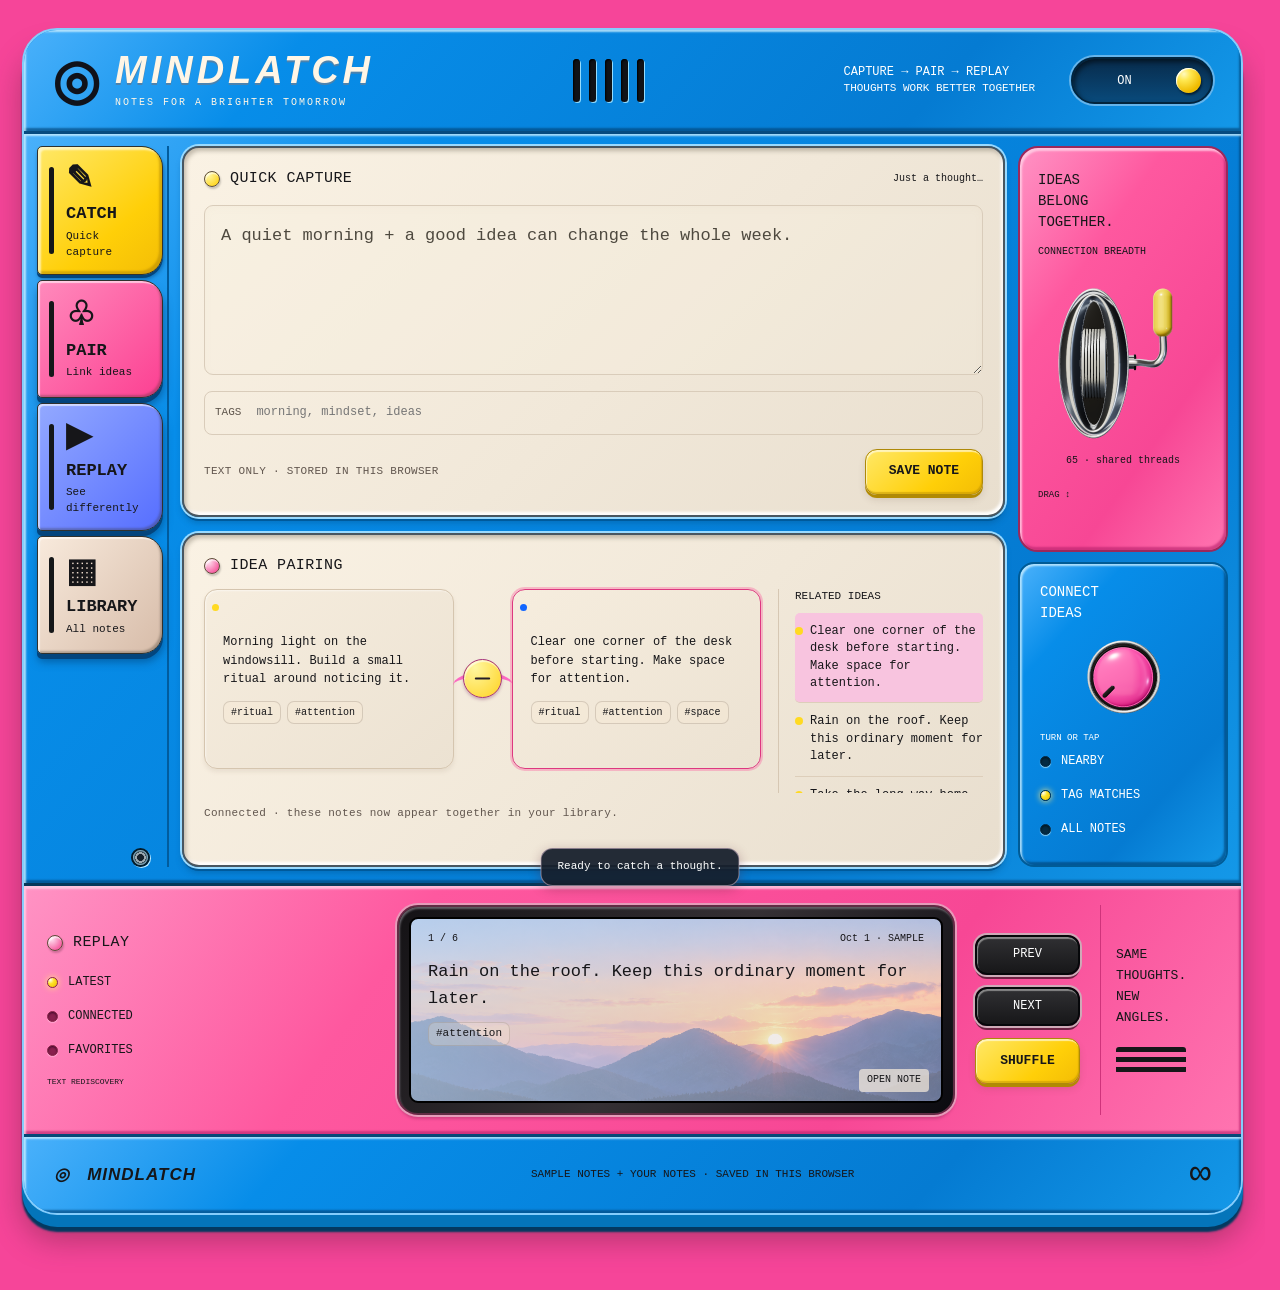
<file: outputs/mindlatch/index.html>
<!doctype html>
<html lang="en"><head><meta charset="utf-8"><meta name="viewport" content="width=device-width, initial-scale=1"><title>Mindlatch — notes that belong together</title><link rel="stylesheet" href="app.css?v=7a3d7dbfc75b"></head>
<body><div class="instrument">
<header class="blue masthead"><a class="brand" href="#capture" aria-label="Mindlatch, capture"><span class="brand-mark" aria-hidden="true">◎</span><span><strong>MINDLATCH</strong><small>NOTES FOR A BRIGHTER TOMORROW</small></span></a><div class="vents" aria-hidden="true"><i></i><i></i><i></i><i></i><i></i></div><p class="sequence">CAPTURE → PAIR → REPLAY<small>THOUGHTS WORK BETTER TOGETHER</small></p><button id="power" class="power" aria-pressed="true" title="Standby pauses automatic text replay"><span>ON</span><i aria-hidden="true"></i></button></header>
<div class="workbench blue"><nav class="rail" aria-label="Workspace"><button data-view="capture" class="rail-button catch" aria-current="page"><span class="nav-icon" aria-hidden="true">✎</span><b>CATCH</b><small>Quick capture</small></button><button data-view="pair" class="rail-button pair"><span class="nav-icon" aria-hidden="true">♧</span><b>PAIR</b><small>Link ideas</small></button><button data-view="replay" class="rail-button replay"><span class="nav-icon" aria-hidden="true">▶</span><b>REPLAY</b><small>See differently</small></button><button data-view="library" class="rail-button library"><span class="nav-icon" aria-hidden="true">▦</span><b>LIBRARY</b><small>All notes</small></button><span class="rail-screw screw" aria-hidden="true"></span></nav>
<main id="main">
<div id="capture-view" class="capture-layout">
<section class="pad capture-pad"><h1 class="legend"><i class="lamp yellow"></i>QUICK CAPTURE <span id="draft-indicator">Just a thought…</span></h1><form id="capture-form"><label class="sr-only" for="capture-text">Your note</label><textarea id="capture-text" aria-describedby="capture-error" placeholder="A quiet morning + a good idea can change the whole week." rows="5"></textarea><div class="tag-field"><label for="capture-tags">TAGS</label><input id="capture-tags" placeholder="morning, mindset, ideas" autocomplete="off"></div><div class="form-footer"><span class="micro">TEXT ONLY · STORED IN THIS BROWSER</span><button class="yellow-button" type="submit">SAVE NOTE</button></div><p id="capture-error" class="field-error" role="alert"></p></form></section>
<section id="pair-panel" class="pad pairing-pad"><h2 class="legend"><i class="lamp pink"></i>IDEA PAIRING</h2><div class="pairing-content"><div class="pair-objects"><button id="note-a" class="note-object" aria-label="Choose first note"></button><div class="connector"><button id="connect" class="connect-button" aria-label="Connect selected notes"><svg viewBox="0 0 32 32" aria-hidden="true"><path d="M8 16H24"/><path class="connect-vertical" d="M16 8V24"/></svg></button></div><button id="note-b" class="note-object" aria-label="Choose second note"></button></div><div class="candidate-shelf"><h3>RELATED IDEAS</h3><div id="candidates"></div></div></div><p id="pair-hint" class="micro"></p></section>
</div>
<div id="library-view" class="library-layout" hidden><section class="pad library-pad"><h1 class="legend"><i class="lamp yellow"></i>LIBRARY <span id="note-count"></span></h1><label class="search"><span aria-hidden="true">⌕</span><input id="search" type="search" placeholder="Search notes, tags, or ideas…" aria-label="Search notes"></label><div class="filter-row" role="group" aria-label="Library filter"><button data-filter="all" aria-pressed="true">ALL</button><button data-filter="connected" aria-pressed="false">LINKED</button><button data-filter="favorites" aria-pressed="false">FAVORITES</button></div><div id="note-list" class="note-list"></div></section><section class="pad editor-pad"><h2 class="legend"><i class="lamp yellow"></i>NOTE <span id="note-date"></span></h2><div id="editor-empty" class="empty-state">Choose a note to open it here.</div><form id="edit-form" hidden><label class="sr-only" for="edit-text">Note text</label><textarea id="edit-text" aria-describedby="edit-error" rows="11"></textarea><div class="tag-field"><label for="edit-tags">TAGS</label><input id="edit-tags" autocomplete="off"></div><div class="editor-actions"><button id="favorite" type="button" class="small-button" aria-pressed="false">☆ FAVORITE</button><button id="delete" type="button" class="small-button">DELETE</button><button type="submit" class="yellow-button">SAVE NOTE</button></div><p id="edit-error" class="field-error" role="alert"></p><p id="edit-draft" class="micro"></p></form></section><section class="pad connected-pad"><h2 class="legend"><i class="lamp pink"></i>CONNECTED IDEAS</h2><div id="connected-list"></div><button id="link-existing" class="outlined-button">+ LINK AN EXISTING NOTE</button></section></div>
</main>
<aside id="pair-controls" class="pair-controls"><section class="tension pink-panel"><h2>IDEAS <br>BELONG <br>TOGETHER.</h2><span id="breadth-title" class="breadth-title">CONNECTION BREADTH</span><div class="lever"><div class="lever-material" id="lever-control" role="slider" tabindex="0" aria-labelledby="breadth-title" aria-describedby="breadth-label lever-instruction" aria-valuemin="0" aria-valuemax="100" aria-valuenow="65" aria-orientation="vertical" data-render-control="lever" data-value="65" data-pressed="false"><div class="lever-skin"><img class="lever-base" src="assets/tension-control.png" alt="" onload="this.parentElement.parentElement.nextElementSibling.hidden=true" onerror="this.parentElement.hidden=true"></div></div><div class="lever-fallback" aria-hidden="true"><span></span></div><input id="breadth" type="hidden" value="65"></div><output id="breadth-label">65 · shared threads</output><span class="control-instruction" aria-hidden="true">DRAG ↕</span><span id="lever-instruction" class="sr-only">Drag upward to widen the connection breadth and downward to tighten it. Use arrow keys, Home or End on the keyboard.</span></section><section class="mode-panel blue"><h2 id="mode-title">CONNECT <br>IDEAS</h2><div class="dial" role="slider" tabindex="0" aria-labelledby="mode-title" aria-describedby="dial-instruction" aria-valuemin="0" aria-valuemax="2" aria-valuenow="1" aria-valuetext="Tag matches" data-render-control="dial" data-mode="suggest" data-pressed="false"><span></span></div><span class="control-instruction" aria-hidden="true">TURN OR TAP</span><span id="dial-instruction" class="sr-only">Turn clockwise or counterclockwise to change the mode, or tap for the next mode. Use arrow keys, Home or End on the keyboard.</span><div class="mode-buttons" role="group" aria-label="Mode indicators"><span data-pair-mode="nearby" data-selected="false"><i aria-hidden="true"></i>NEARBY</span><span data-pair-mode="suggest" data-selected="true" aria-current="true"><i aria-hidden="true"></i>TAG MATCHES</span><span data-pair-mode="manual" data-selected="false"><i aria-hidden="true"></i>ALL NOTES</span></div></section></aside>
</div>
<section id="replay-deck" class="replay-deck pink-panel" aria-label="Text replay"><div class="replay-modes"><h2 class="legend"><i class="lamp pink"></i>REPLAY</h2><div role="group" aria-label="Replay collection"><button data-replay-mode="latest" aria-pressed="true"><i></i>LATEST</button><button data-replay-mode="connected" aria-pressed="false"><i></i>CONNECTED</button><button data-replay-mode="favorites" aria-pressed="false"><i></i>FAVORITES</button></div><small>TEXT REDISCOVERY</small></div><button id="play" class="chrome-play" data-render-control="play" data-playing="false" data-pressed="false" aria-label="Start automatic text replay" aria-pressed="false"><svg viewBox="0 0 64 64" aria-hidden="true"><path id="play-left" d="M22 17 L22 47 L36 39 L36 25 Z"/><path id="play-right" d="M36 25 L36 39 L47 32 L47 32 Z"/></svg></button><div class="screen-frame"><div class="replay-screen"><div class="screen-meta"><span id="replay-position"></span><span id="replay-date"></span></div><div id="replay-content" aria-live="polite" aria-atomic="true"><p id="replay-text"></p><div id="replay-tags" class="tags"></div></div><button id="replay-open" class="screen-open">OPEN NOTE</button><div id="replay-progress" class="replay-progress"></div></div></div><div class="deck-actions"><button id="prev" class="black-button">PREV</button><button id="next" class="black-button">NEXT</button><button id="shuffle" class="yellow-button">SHUFFLE</button></div><p class="deck-motto">SAME<br>THOUGHTS.<br>NEW<br>ANGLES.<span class="speaker" aria-hidden="true"></span></p></section>
<footer class="blue footer"><span class="footer-brand">◎ &nbsp; MINDLATCH</span><p id="storage-status">SAMPLE NOTES · LOCAL LIBRARY</p><span aria-hidden="true">∞</span></footer>
</div><div id="status-bar" class="status-bar" role="status" aria-live="polite"><span id="status-text">Ready to catch a thought.</span><button id="undo" hidden>UNDO DELETE</button></div><script type="module" src="app.js?v=7e7701edb3f1"></script></body></html>
</file>
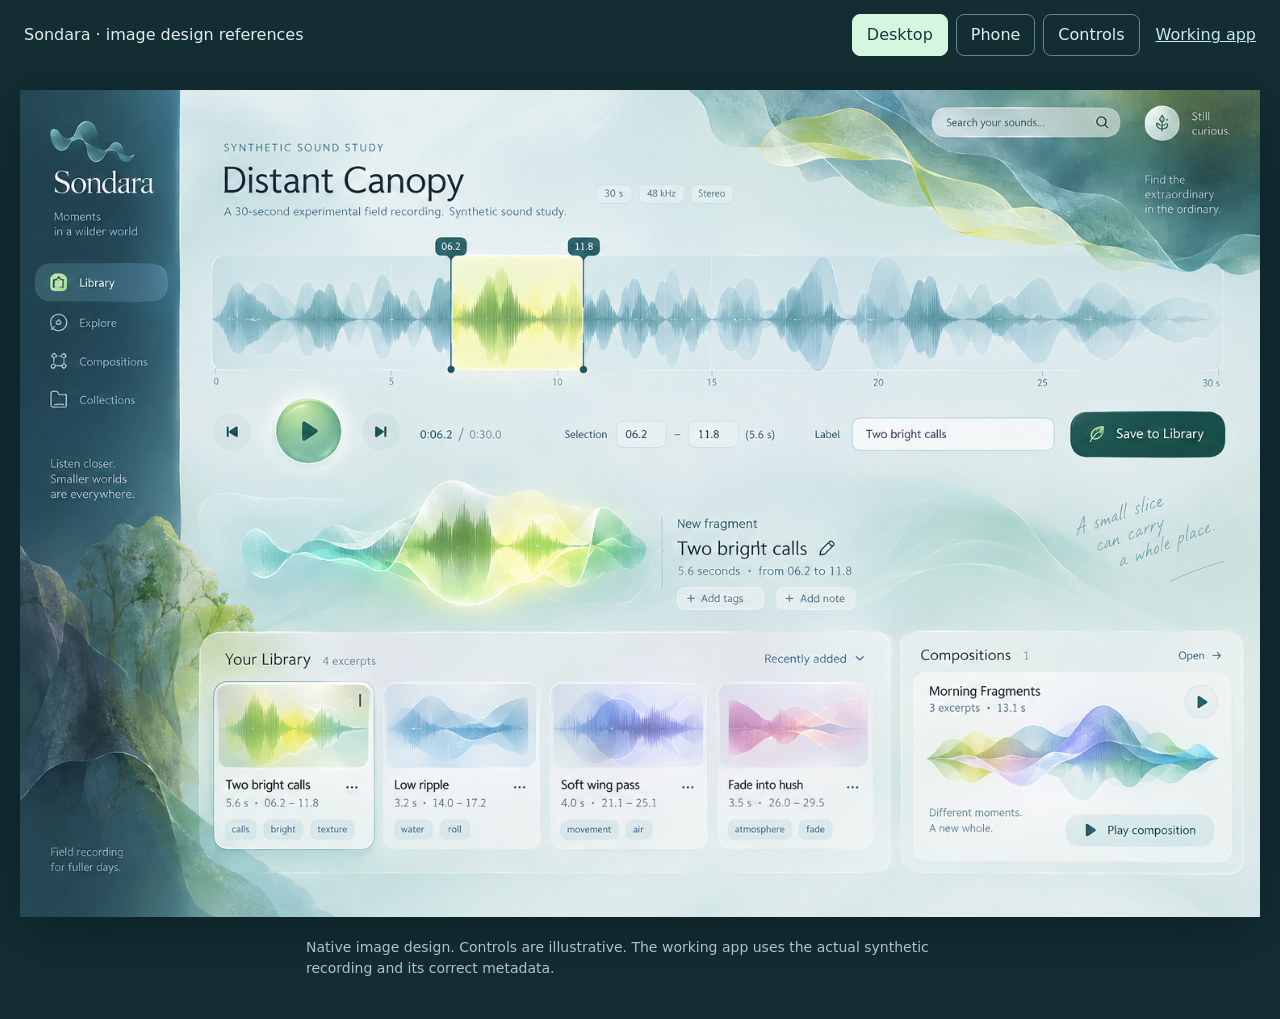
<file: outputs/field-audio/reference.html>
<!doctype html>
<html lang="en"><head><meta charset="utf-8"><meta name="viewport" content="width=device-width,initial-scale=1"><title>Sondara · image design references</title>
<style>*{box-sizing:border-box}body{margin:0;background:#142e34;color:#e2eeee;font:16px/1.5 system-ui,sans-serif}header{position:sticky;top:0;z-index:2;background:#142e34ee;backdrop-filter:blur(12px);padding:14px 24px;display:flex;gap:16px;align-items:center;flex-wrap:wrap}strong{margin-right:auto;font-weight:500}nav{display:flex;gap:8px}button,a{font:inherit;color:inherit}button{border:1px solid #61868b;background:transparent;border-radius:8px;padding:8px 14px;cursor:pointer}button[aria-pressed=true]{background:#d5f6df;color:#163b3d;border-color:#d5f6df}button:focus-visible,a:focus-visible{outline:3px solid #c8ee76;outline-offset:3px}a{color:#c9e9eb}main{padding:20px;display:grid;justify-items:center}img{display:block;max-width:100%;height:auto;box-shadow:0 14px 60px #04171988}img.phone{width:390px}p{max-width:75ch;margin:20px 0;color:#a9c5c9;font-size:14px}@media(max-width:600px){header{padding:12px;gap:10px}button{padding:8px 10px}main{padding:10px}}</style></head>
<body><header><strong>Sondara · image design references</strong><nav aria-label="Reference layout"><button type="button" data-view="desktop" aria-pressed="true">Desktop</button><button type="button" data-view="phone" aria-pressed="false">Phone</button><button type="button" data-view="states" aria-pressed="false">Controls</button></nav><a href="index.html">Working app</a></header><main><img id="reference" src="directions/b-ribbon.png" alt="Selected desktop visual reference: pale aqua Sondara audio library with translucent ribbons"><p id="caption">Native image design. Controls are illustrative. The working app uses the actual synthetic recording and its correct metadata.</p></main>
<script>const views={desktop:['directions/b-ribbon.png','Selected desktop visual reference: pale aqua Sondara audio library with translucent ribbons'],phone:['directions/mobile.png','Phone layout derived from the selected Sondara design'],states:['directions/states.png','Play, pause, replay, save, validation and excerpt component references']};const image=document.querySelector('#reference');for(const button of document.querySelectorAll('button[data-view]'))button.addEventListener('click',()=>{for(const other of document.querySelectorAll('button[data-view]'))other.setAttribute('aria-pressed',String(other===button));const view=button.dataset.view;image.src=views[view][0];image.alt=views[view][1];image.classList.toggle('phone',view==='phone');});</script></body></html>
</file>
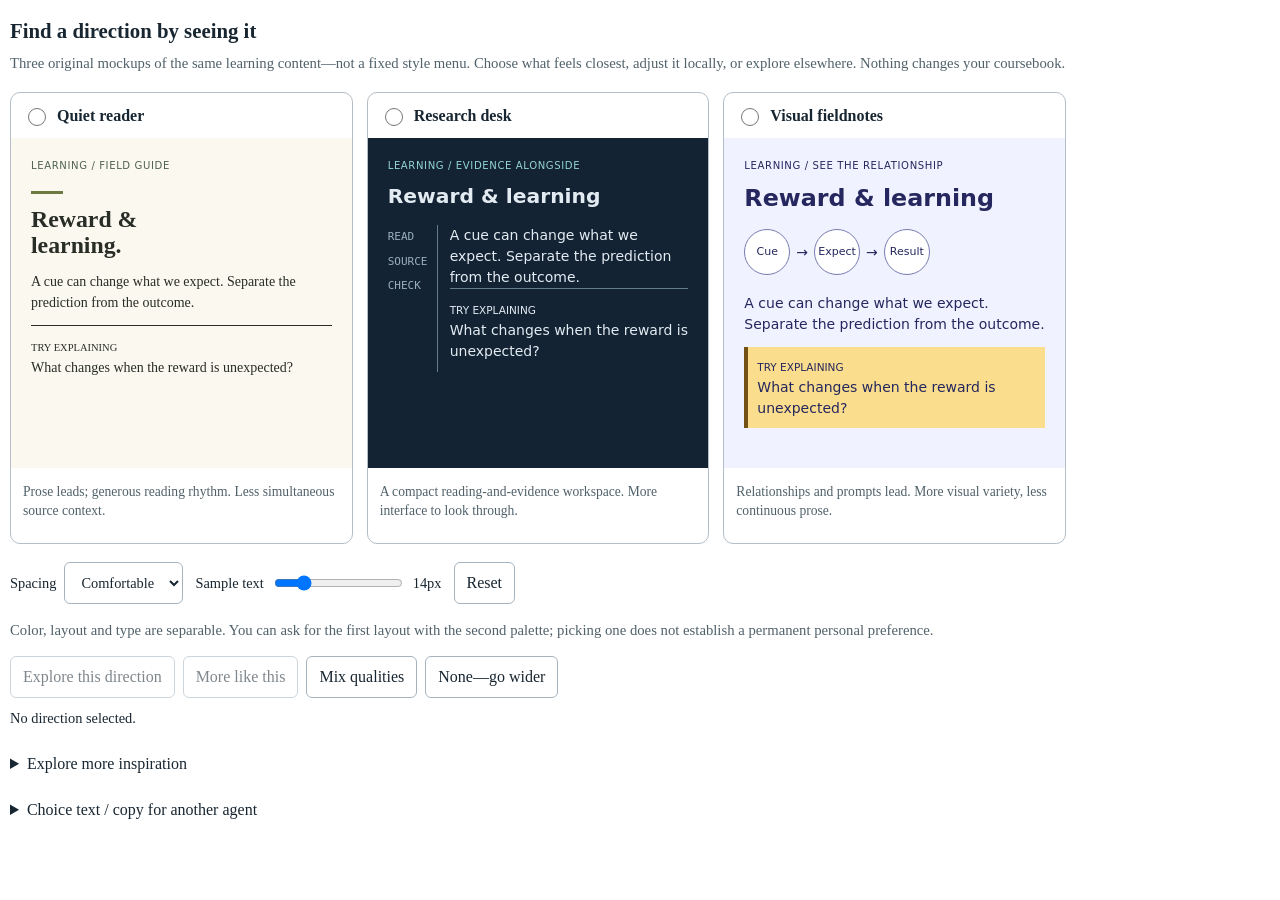
<file: .agents/skills/frontend-ui-engineering/templates/taste-picker.html>
<!doctype html>
<html lang="en"><head><meta charset="utf-8"><meta name="viewport" content="width=device-width,initial-scale=1"><title>Visual direction picker</title>
<style>
.chooser{color:var(--foreground,#182631);max-width:1060px;padding:10px 2px;box-sizing:border-box} .chooser *{box-sizing:border-box}.chooser h1{font-size:1.3rem;line-height:1.25;margin:0 0 8px}.intro,.hint{color:var(--muted-foreground,#50616a);font-size:.92rem;line-height:1.5}.intro{margin:0 0 18px}.options{display:grid;grid-template-columns:repeat(3,minmax(0,1fr));gap:14px}.option{border:1px solid var(--border,#b4bec6);border-radius:10px;overflow:hidden;min-width:0}.option:has(input:checked){outline:3px solid var(--accent,#2160a0);outline-offset:2px}.pick{display:flex;align-items:center;gap:8px;padding:12px;cursor:pointer;font-weight:650}.pick input{accent-color:var(--accent,#2160a0);width:18px;height:18px;flex-shrink:0}.sample{height:330px;padding:20px;overflow:auto;font-size:var(--sample-size,14px);line-height:1.5}.sample h2{font-size:1.7em;line-height:1.1;margin:12px 0}.sample p{margin:12px 0}.sample small{font-size:.75em}.sample .tag{font-size:.72em;letter-spacing:.06em;text-transform:uppercase}.sample .step{padding:10px 0;border-top:1px solid currentColor}.editorial{background:#fbf8f0;color:#282d26;font-family:Georgia,serif}.editorial .tag{font-family:system-ui,sans-serif;color:#51634e}.editorial .rule{width:32px;border-top:3px solid #6d7b43;margin-top:18px}.desk{background:#132333;color:#e3ebf2;font-family:system-ui,sans-serif}.desk .tag{color:#94d4d0}.desk h2{font-size:1.45em}.desk .split{display:grid;grid-template-columns:50px 1fr;gap:12px;margin-top:18px}.desk .rail{font:11px/2.2 ui-monospace,monospace;color:#9ab0bd;border-right:1px solid #647b8d}.desk .step{border-color:#647b8d}.field{background:#f1f2ff;color:#25275e;font-family:system-ui,sans-serif}.field h2{font-weight:850}.field .map{display:flex;align-items:center;gap:6px;margin:18px 0}.field .node{border:1px solid #777baf;border-radius:50%;width:46px;height:46px;display:grid;place-items:center;font-size:11px;background:#fff}.field .note{background:#fadd8d;border-left:4px solid #735014;padding:9px}.tradeoff{padding:0 12px;font-size:.85rem;line-height:1.45;color:var(--muted-foreground,#50616a);min-height:48px}.controls{display:flex;gap:12px;align-items:center;flex-wrap:wrap;margin:18px 0 10px}.controls label{display:flex;gap:8px;align-items:center;font-size:.9rem}.chooser button,.chooser select{font:inherit;color:var(--foreground,#182631);background:var(--card,#fff);border:1px solid var(--border,#a6b4bf);border-radius:6px;padding:9px 12px;min-height:42px}.chooser button{cursor:pointer}.chooser button:disabled{opacity:.55;cursor:default}.chooser a{color:var(--accent,#075da2);text-underline-offset:3px}.chooser :focus-visible{outline:3px solid var(--accent,#075da2);outline-offset:3px}.actions{display:flex;flex-wrap:wrap;gap:8px;margin:12px 0}.chooser details{margin:14px 0}.chooser summary{cursor:pointer;padding:7px 0}.chooser textarea{display:block;width:100%;font:inherit;font-size:.85rem;line-height:1.4;border:1px solid var(--border,#a6b4bf);border-radius:6px;padding:10px;color:var(--foreground,#182631);background:var(--card,#fff)}.chooser output{display:block;font-size:.9rem;min-height:24px}.chooser[data-density="compact"] .sample{padding:13px}.chooser[data-density="compact"] .sample p{margin:7px 0}.chooser[data-density="compact"] .sample .step{padding:6px 0}@media(max-width:720px){.options{grid-template-columns:1fr}.sample{height:235px}.tradeoff{min-height:0}.chooser{width:100%}}@media(prefers-reduced-motion:reduce){.chooser *{scroll-behavior:auto}}
</style></head><body>
<section class="chooser" id="chooser" aria-label="Visual taste comparison" data-density="comfortable">
<h1>Find a direction by seeing it</h1><p class="intro">Three original mockups of the same learning content—not a fixed style menu. Choose what feels closest, adjust it locally, or explore elsewhere. Nothing changes your coursebook.</p>
<div class="options" role="group" aria-label="Choose a visual direction">
<article class="option"><label class="pick"><input type="radio" name="direction" value="Quiet reader">Quiet reader</label><div class="sample editorial"><div class="tag">Learning / field guide</div><div class="rule"></div><h2>Reward &amp;<br>learning.</h2><p>A cue can change what we expect. Separate the prediction from the outcome.</p><div class="step"><small>TRY EXPLAINING</small><br>What changes when the reward is unexpected?</div></div><p class="tradeoff">Prose leads; generous reading rhythm. Less simultaneous source context.</p></article>
<article class="option"><label class="pick"><input type="radio" name="direction" value="Research desk">Research desk</label><div class="sample desk"><div class="tag">Learning / evidence alongside</div><h2>Reward &amp; learning</h2><div class="split"><div class="rail">READ<br>SOURCE<br>CHECK</div><div>A cue can change what we expect. Separate the prediction from the outcome.<div class="step"><small>TRY EXPLAINING</small><br>What changes when the reward is unexpected?</div></div></div></div><p class="tradeoff">A compact reading-and-evidence workspace. More interface to look through.</p></article>
<article class="option"><label class="pick"><input type="radio" name="direction" value="Visual fieldnotes">Visual fieldnotes</label><div class="sample field"><div class="tag">Learning / see the relationship</div><h2>Reward &amp; learning</h2><div class="map" aria-label="Cue then expectation then outcome"><span class="node">Cue</span><span aria-hidden="true">→</span><span class="node">Expect</span><span aria-hidden="true">→</span><span class="node">Result</span></div><p>A cue can change what we expect. Separate the prediction from the outcome.</p><div class="note"><small>TRY EXPLAINING</small><br>What changes when the reward is unexpected?</div></div><p class="tradeoff">Relationships and prompts lead. More visual variety, less continuous prose.</p></article>
</div>
<div class="controls"><label>Spacing <select id="density"><option value="comfortable">Comfortable</option><option value="compact">Compact</option></select></label><label>Sample text <input id="size" type="range" min="13" max="18" value="14"><span id="size-value">14px</span></label><button type="button" id="reset">Reset</button></div>
<p class="hint">Color, layout and type are separable. You can ask for the first layout with the second palette; picking one does not establish a permanent personal preference.</p>
<div class="actions"><button type="button" id="send" disabled>Explore this direction</button><button type="button" id="nearby" disabled>More like this</button><button type="button" id="mix">Mix qualities</button><button type="button" id="wider">None—go wider</button></div>
<output id="status" aria-live="polite">No direction selected.</output>
<details><summary>Explore more inspiration</summary><p class="hint">These are external discovery galleries, not the sources of the original mockups above.</p><p><a href="https://godly.design/" target="_blank" rel="noopener noreferrer">Godly — website inspiration</a> · <a href="https://www.awwwards.com/websites/" target="_blank" rel="noopener noreferrer">Awwwards — broader directions</a> · <a href="https://21st.dev/" target="_blank" rel="noopener noreferrer">21st.dev — components</a></p><p class="hint">Bring back a link and say what to borrow: structure, typography, density, imagery or motion.</p></details>
<details id="handoff"><summary>Choice text / copy for another agent</summary><textarea id="choice" rows="4" readonly aria-label="Portable design choice">Choose a direction or reaction above.</textarea></details>
</section>
<script>
(()=>{'use strict';const root=document.getElementById('chooser'),status=document.getElementById('status'),text=document.getElementById('choice');let selected='';
function update(){selected=document.querySelector('input[name="direction"]:checked')?.value||'';document.getElementById('send').disabled=!selected;document.getElementById('nearby').disabled=!selected;root.dataset.density=document.getElementById('density').value;const size=document.getElementById('size').value;root.style.setProperty('--sample-size',size+'px');document.getElementById('size-value').textContent=size+'px';status.textContent=selected?selected+' selected. Preview only; no project has changed.':'No direction selected.';}
document.querySelectorAll('input[name="direction"],#density,#size').forEach(e=>e.addEventListener('input',update));
function handoff(action){const settings='Spacing: '+root.dataset.density+'. Sample text: '+document.getElementById('size').value+'px. ';const requests={explore:'Explore the '+selected+' direction in this visual preview.',nearby:'Show nearby alternatives to '+selected+' in this visual preview, changing one meaningful quality.',mix:'Help combine qualities from these visual directions; ask which qualities to keep if needed.',wider:'None of these visual directions fits. Show a different, small set with links to relevant inspiration.'};const message=requests[action]+' '+settings+'Keep the coursebook and other projects unchanged. This is not a global taste preference.';text.value=message;document.getElementById('handoff').open=true;const event=new CustomEvent('taste-choice',{detail:{action,direction:selected,density:root.dataset.density,size:Number(document.getElementById('size').value),message},cancelable:true});window.dispatchEvent(event);status.textContent=event.defaultPrevented?'Choice sent to the connected conversation.':'Choice prepared below—copy it to your agent. Nothing was applied.';}
document.getElementById('send').onclick=()=>handoff('explore');document.getElementById('nearby').onclick=()=>handoff('nearby');document.getElementById('mix').onclick=()=>handoff('mix');document.getElementById('wider').onclick=()=>handoff('wider');document.getElementById('reset').onclick=()=>{document.querySelectorAll('input[name="direction"]').forEach(e=>e.checked=false);document.getElementById('density').value='comfortable';document.getElementById('size').value='14';text.value='Choose a direction or reaction above.';document.getElementById('handoff').open=false;update();};update();})();
</script></body></html>
</file>
<file: outputs/field-audio/app.css>
:root{color-scheme:light;--ink:#133744;--muted:#365e70;--teal:#15535a;--lime:#d9e99a;--glass:rgba(248,253,252,.43);font-family:"Segoe UI",Arial,sans-serif;font-weight:350;color:var(--ink);background:#d7e9eb}*{box-sizing:border-box}html{scroll-behavior:smooth}body{margin:0;min-height:100vh;background:linear-gradient(110deg,rgba(224,240,243,.32),rgba(228,242,241,.3)),url('assets/art-background.png') center/cover fixed,#d5e9eb;font-size:15px}button,input{font:inherit}button,a,input{-webkit-tap-highlight-color:transparent}button{cursor:pointer}button:disabled{cursor:wait;opacity:.45}a{color:inherit}button:focus-visible,a:focus-visible,input:focus-visible{outline:3px solid #174e58;outline-offset:5px}button[hidden],[hidden]{display:none!important}.skip{position:fixed;left:20px;top:-80px;z-index:10;padding:12px;background:white}.skip:focus{top:10px}.rail{position:fixed;inset:0 auto 0 0;width:174px;background:linear-gradient(145deg,rgba(28,72,86,.96),rgba(42,92,105,.90));color:#f0f9f7;padding:33px 24px;box-shadow:inset -1px 0 rgba(255,255,255,.35);z-index:2}.brand-ribbon{width:108px;height:48px;color:#9bcdd0;filter:drop-shadow(0 4px 6px #102d3950)}.brand{font-family:Georgia,"Times New Roman",serif;font-size:36px;letter-spacing:-2px;text-decoration:none;display:block;font-weight:400}.identity p{font-size:13px;line-height:1.5;opacity:.87;margin:15px 0 30px}.library-link{display:flex;gap:11px;align-items:center;background:#a8deea24;padding:14px 12px;margin:0 -9px;border-radius:17px;text-decoration:none;font-size:14px;border:1px solid #c5edf320}.library-link svg{width:22px;height:22px;fill:none;stroke:#d8edb2;stroke-width:1.8}.library-link span{margin-left:auto;font-size:12px;color:#d7eeaf}.rail-thought{margin-top:120px;font-size:13px;line-height:1.5}.rail-bottom{position:absolute;bottom:35px;font-size:12px;line-height:1.5;opacity:.8}main{margin-left:174px;padding:48px 36px 20px;max-width:1800px}.study-heading{display:flex;align-items:center;justify-content:space-between;gap:24px;margin:0 10px 58px}.eyebrow{font-size:11px;letter-spacing:2.1px;margin:0 0 10px;color:#286375}h1{font-size:43px;line-height:1.05;font-weight:350;letter-spacing:-1.5px;margin:0 0 10px}.subtitle{margin:0;color:var(--muted);font-size:14px}.file-facts{font-size:12px;white-space:nowrap;color:#345b69;display:flex;gap:12px;align-items:center;background:#f8ffff40;border:1px solid #fff8;border-radius:7px;padding:8px 12px}.file-facts span{border-inline:1px solid #60939b40;padding-inline:12px}.wave-shell{margin-bottom:16px}.wave-track{position:relative;height:142px;border:1px solid #f9ffffcc;border-radius:13px;background:#f2ffff17;cursor:crosshair;touch-action:pan-y}.wave-track svg{position:absolute;inset:0;width:100%;height:100%;pointer-events:none}.selected-region{position:absolute;top:0;bottom:0;left:20.66%;width:18.66%;background:linear-gradient(90deg,#effac029,#f7ffc675,#e9f5ad39);border-inline:1px solid #5a78505c;pointer-events:none}.handle{position:absolute;top:0;bottom:0;width:32px;transform:translateX(-50%);border:0;background:transparent;padding:0;touch-action:none;cursor:ew-resize;color:white;z-index:3}.handle::before{content:"";position:absolute;top:0;bottom:0;left:15px;width:2px;background:#25606a}.handle::after{content:"";position:absolute;bottom:-5px;left:11px;width:10px;height:10px;background:#25606a;border-radius:50%}.handle span{position:absolute;top:-27px;left:50%;transform:translateX(-50%);background:#245d66;border:1px solid #f9ffff;border-radius:7px;padding:3px 7px;font-size:12px;white-space:nowrap}.handle.start{left:20.666%}.handle.end{left:39.333%}.playhead{position:absolute;top:0;bottom:0;left:0;width:2px;background:#143640;pointer-events:none;z-index:2;opacity:.7;transform:translate3d(0,0,0);will-change:transform}.axis{display:flex;justify-content:space-between;font-size:11px;color:#3b6b7b;margin-top:10px}.control-row{display:flex;align-items:center;justify-content:space-between;gap:18px;margin-bottom:8px}.transport{display:flex;align-items:center;gap:18px}.round{border:1px solid #ffffffa8;color:#165b62;background:#dbeded70;display:grid;place-items:center;border-radius:50%;box-shadow:inset 0 2px 5px #fff7;flex-shrink:0}.round.small{width:43px;height:43px}.round.play{width:72px;height:72px;background:radial-gradient(circle at 31% 20%,#d7edac,#81bc9d 65%,#61a9a0);box-shadow:inset 0 2px 4px #fff,0 4px 19px #639e9a30;border:2px solid #ffffffd9}.round svg{width:22px;height:22px;fill:#185761;stroke:#185761;stroke-width:1.3}.play svg{width:28px;height:28px}.time{white-space:nowrap;font-size:14px;font-variant-numeric:tabular-nums}.time-divider{color:#578294}.selection-fields{display:flex;align-items:center;gap:9px;color:#2d5564;font-size:13px}.selection-fields label{font-size:10px;display:flex;flex-direction:column;gap:3px;align-items:center}.selection-fields input{width:68px;padding:9px 6px;border:1px solid #bed6de;border-radius:9px;text-align:center;color:#193f4d;background:#f5fafb7a;font-size:13px;font-variant-numeric:tabular-nums}.field-caption{margin-right:6px}.dash{padding-top:14px}.interval-length{white-space:nowrap;padding-top:14px;font-size:12px}.load-status{font-size:12px;min-height:18px;color:#3b6573}.fragment{display:grid;grid-template-columns:minmax(280px,1.2fr) minmax(330px,1fr);align-items:center;gap:24px;min-height:222px;padding:5px 0 16px}.ribbon-scene{height:190px;min-width:0;position:relative}.ribbon-scene canvas{max-width:100%;display:block}.fragment-editor{padding-left:18px;border-left:1px solid #779c9d50;min-width:0}.fragment-kind{font-size:12px;color:#376878;margin:0 0 7px}.fragment h2{font-size:25px;line-height:1.2;font-weight:350;margin:0 0 5px;overflow-wrap:anywhere;letter-spacing:-.5px}.fragment-detail,#fragment-detail{font-size:12px;color:#3c6573;margin:0 0 11px}.label-field{display:flex;align-items:center;gap:11px;font-size:12px;color:#2b5362}.label-field input{min-width:0;width:100%;height:38px;border-radius:9px;background:#ffffff6b;border:1px solid #a9cbd3;padding:8px 11px;color:#1d3c48}.fragment-actions{display:flex;align-items:center;gap:10px;margin-top:12px;flex-wrap:wrap}.glass-button,.save-button{display:inline-flex;align-items:center;justify-content:center;gap:9px;min-height:42px;padding:10px 14px;border-radius:13px;border:1px solid #ffffffb0;background:#e5f2f273;color:#1a4a55;font-size:13px;box-shadow:inset 0 1px 2px #fff8}.save-button{background:linear-gradient(120deg,#246268,#104b42);border:1px solid #f8fffacc;color:#f9fff7;padding-inline:18px;box-shadow:inset 0 2px 4px #bfe6d329}.glass-button svg,.save-button svg{width:18px;height:18px;fill:none;stroke:currentColor;stroke-width:1.5}.glass-button svg path{fill:currentColor}.feedback{font-size:12px;line-height:1.4;min-height:18px;margin:8px 0 0;color:#22534c}.feedback.error{color:#843a2c;font-weight:500}.library{border:1px solid #ffffffdb;border-radius:23px;padding:22px;background:linear-gradient(120deg,#f6fbf970,#eef6f560);box-shadow:inset 0 1px 1px #fff6;scroll-margin-top:20px}.library-heading{display:flex;align-items:center;justify-content:space-between;gap:16px}.library-heading h2{font-size:20px;font-weight:350;margin:0}.library-heading h2 span{font-size:12px;color:#476a7b;margin-left:10px}.local-note{font-size:12px;color:#456474}.empty-library{min-height:137px;display:flex;flex-direction:column;align-items:center;justify-content:center;text-align:center;padding:22px}.empty-library svg{width:120px;height:30px;stroke:#609b9a;stroke-width:1;fill:none;opacity:.65}.empty-library p{font-family:Georgia,serif;font-style:italic;font-size:18px;margin:7px 0;color:#345e65}.empty-library span{font-size:12px;color:#476b76}.clip-list{display:grid;grid-template-columns:repeat(3,minmax(0,1fr));gap:14px;padding:0;list-style:none;margin:18px 0 0}.clip-list:empty{margin:0}.clip-card{border:1px solid #fff8;background:#fcffff58;border-radius:15px;padding:10px;min-width:0;position:relative}.clip-card.active{border-color:#2d7176;box-shadow:0 0 0 3px #f3ffff80}.clip-choose{display:block;width:100%;text-align:left;border:0;background:transparent;color:var(--ink);padding:0;border-radius:8px}.clip-choose svg{display:block;height:70px;width:100%;border-radius:9px;background:linear-gradient(120deg,#e6eed668,#cbe7e350);margin-bottom:10px}.clip-label{display:block;font-weight:400;font-size:14px;overflow-wrap:anywhere}.clip-range{display:block;font-size:12px;margin:5px 0;color:#3c6674}.clip-actions{display:flex;justify-content:space-between;margin-top:12px;gap:8px}.clip-actions button{border:0;background:#d8eceb80;border-radius:9px;min-height:36px;padding:7px 11px;font-size:12px;color:#285b65}.clip-actions .remove{background:transparent;color:#586d70}.storage-note{font-size:12px;margin:12px 0 0;color:#67533b}.storage-note:empty{display:none}footer{display:flex;justify-content:space-between;gap:15px;margin-top:24px;padding:0 5px;color:#496d76;font-size:11px}footer a{text-underline-offset:3px}.text-button{border:0;background:transparent;color:#235b68;text-decoration:underline;padding:8px 0}.round,.glass-button,.save-button,.clip-card{transition:box-shadow .18s,background-color .18s,transform .18s}.round:hover:not(:disabled),.glass-button:hover:not(:disabled),.save-button:hover{box-shadow:inset 0 0 20px #eeffd64d,0 3px 15px #507a7e24}.round:active,.glass-button:active,.save-button:active{transform:translateY(1px)}
@media(min-width:1450px){.rail{width:198px;padding:35px 35px}main{margin-left:198px;padding:60px 40px 25px}.study-heading{margin-bottom:62px}.wave-track{height:150px}.fragment{min-height:250px}.ribbon-scene{height:210px}.clip-list{grid-template-columns:repeat(4,minmax(0,1fr))}}
@media(max-width:1000px){main{padding:38px 25px 20px}.rail{width:145px;padding:30px 18px}.brand{font-size:32px}main{margin-left:145px}.study-heading{margin-inline:0;gap:12px}.file-facts{flex-wrap:wrap;font-size:11px;justify-content:center;max-width:140px}.control-row{flex-wrap:wrap}.selection-fields{margin-left:auto}.fragment{grid-template-columns:minmax(200px,1fr) minmax(260px,1fr);gap:10px}.fragment-editor{padding-left:12px}.fragment-actions{gap:7px}.glass-button,.save-button{padding-inline:10px;font-size:12px}.clip-list{grid-template-columns:repeat(2,minmax(0,1fr))}}
@media(max-width:680px){body{background-attachment:scroll;background-position:center top;background-size:auto 1250px}.rail{position:relative;width:100%;height:auto;padding:17px 22px;display:flex;align-items:center;justify-content:space-between;border-bottom:1px solid #efffff70}.identity{display:flex;align-items:center;gap:11px}.brand-ribbon{width:43px;height:31px}.brand{font-size:29px;letter-spacing:-1.5px}.identity p,.rail-thought,.rail-bottom{display:none}.library-link{background:transparent;border:0;font-size:12px;margin:0;padding:10px;gap:6px}.library-link svg{width:18px}.library-link span{margin-left:2px}main{margin:0;padding:31px 22px 22px}.study-heading{display:block;margin-bottom:52px}.eyebrow{font-size:10px;letter-spacing:1.8px}h1{font-size:38px}.subtitle{font-size:13px}.file-facts{display:flex;max-width:none;width:max-content;margin:18px 0 0;padding:6px 9px;gap:9px}.wave-track{height:125px}.axis{font-size:10px}.handle span{font-size:11px}.control-row{gap:13px;margin-top:20px}.transport{gap:13px;width:100%}.round.play{width:65px;height:65px}.round.small{width:40px;height:40px}.time{font-size:13px;margin-left:5px}.selection-fields{width:100%;margin:0;justify-content:space-between;gap:5px}.selection-fields input{width:66px}.field-caption{font-size:12px;margin-right:5px}.load-status{margin-top:12px}.fragment{grid-template-columns:1fr;gap:0;padding-top:6px;padding-bottom:22px}.ribbon-scene{height:165px;width:100%}.fragment-editor{border:0;padding:0}.fragment h2{font-size:26px}.fragment-kind{font-size:12px}.label-field{margin-top:17px}.label-field input{height:43px}.fragment-actions{margin-top:12px;gap:10px}.glass-button,.save-button{font-size:13px;min-height:44px;padding-inline:13px}.fragment-actions #update{flex-grow:1}.library{border-radius:19px;padding:18px 15px}.library-heading{align-items:start;gap:6px}.library-heading h2{font-size:19px}.library-heading h2 span{display:block;margin:4px 0 0;font-size:11px}.local-note{font-size:10px;max-width:96px;text-align:right;line-height:1.5}.empty-library{padding:22px 4px;min-height:160px}.empty-library p{font-size:17px}.empty-library span{line-height:1.6}.clip-list{grid-template-columns:1fr}.clip-card{display:grid;grid-template-columns:1fr auto;gap:12px}.clip-choose{display:grid;grid-template-columns:88px 1fr;gap:0 12px}.clip-choose svg{grid-row:span 2;height:64px;margin:0}.clip-label{align-self:end}.clip-range{align-self:start;margin-top:6px}.clip-actions{margin:0;flex-direction:column;gap:3px;justify-content:center}.clip-actions button{min-height:32px;padding:5px 8px}.feedback{margin-top:10px}.clip-label{font-size:13px}footer{font-size:10px;margin-top:20px;line-height:1.5}}
@media(prefers-reduced-motion:reduce){html{scroll-behavior:auto}.round,.glass-button,.save-button,.clip-card{transition:none}}
input[aria-invalid="true"]{border-color:#a5544a;background:#fff2f0a6}.round.play[aria-label="Pause recording"]{box-shadow:inset 0 1px 8px #fff,0 0 28px #c3dc9580}.round,.glass-button,.save-button{position:relative;isolation:isolate}.round::after,.glass-button::after,.save-button::after{content:"";position:absolute;inset:0;border-radius:inherit;background:radial-gradient(circle at var(--light-x,35%) var(--light-y,20%),#f3ffd93b,transparent 70%);pointer-events:none;z-index:-1}
@media(max-width:680px){.rail{background:transparent;color:var(--ink);border:0;padding:22px 22px 6px;box-shadow:none}.brand{font-size:38px}.brand-ribbon{display:none}.library-link{color:#286370}.library-link span{color:#286370}.library-link svg{stroke:#286370}main{padding-top:27px}.fragment-editor{order:-1}.fragment-actions #save{width:100%;min-height:49px;font-size:16px}.fragment-actions #preview{min-height:44px}.ribbon-scene{margin-top:14px}.selection-fields label{font-size:12px;align-items:flex-start;gap:5px}.selection-fields input{font-size:16px;height:44px;width:82px}.field-caption{display:none}.interval-length{font-size:14px}.selection-fields{justify-content:flex-start;gap:14px}.fragment h2{margin-top:5px}.fragment-kind{margin-top:15px}}
.handle{width:44px}.handle::before{left:calc(50% - 1px)}.handle::after{left:calc(50% - 5px)}.round.small{width:44px;height:44px}.selection-fields,.selection-fields input,.label-field,.label-field input,.fragment-actions button,.clip-actions button{font-size:14px}.selection-fields label{font-size:12px}.glass-button,.save-button{min-height:44px}.clip-actions button{min-height:44px;min-width:44px}.feedback,.storage-note{font-size:14px}.label-field input{height:44px}
@media(max-width:680px){.library-link{font-size:14px;min-height:44px}.subtitle{font-size:15px;line-height:1.5}.time{font-size:16px}.selection-fields label{font-size:14px}.selection-fields input{font-size:16px}.load-status{font-size:14px;line-height:1.5}.fragment-kind,#fragment-detail{font-size:14px;line-height:1.5}.label-field{flex-direction:column;align-items:stretch;gap:7px;font-size:14px}.label-field input{font-size:16px;height:46px}.fragment-actions #preview,.fragment-actions #update{font-size:16px}.fragment-actions #save{font-size:16px}.library-heading h2 span{font-size:14px}.local-note{font-size:12px;max-width:108px}.empty-library span{font-size:14px}.clip-card{grid-template-columns:minmax(0,1fr);gap:12px}.clip-choose{grid-template-columns:88px minmax(0,1fr)}.clip-label{font-size:16px}.clip-range{font-size:14px;line-height:1.5}.clip-actions{flex-direction:row;justify-content:flex-end;gap:8px}.clip-actions button{min-height:44px;font-size:14px;padding:8px 13px}}
#play-icon,#preview-icon{transition:d 220ms cubic-bezier(.2,.7,.2,1);stroke:none}
@media(prefers-reduced-motion:reduce){#play-icon,#preview-icon{transition:none}}
@media(forced-colors:active){.handle::before,.handle::after,.playhead{background:CanvasText}.handle span{background:Canvas;color:CanvasText}.selected-region{border:2px solid Highlight}.rail{border-right:1px solid CanvasText}button{border:1px solid ButtonText}.wave-track{border:1px solid CanvasText}}
[data-mode="fallback"] > canvas{visibility:hidden}
html[data-input-mode="pointer"] :is(button,a,input):focus{outline:none}

/* The fixed signature and cached sculpture share the active renderer's frame. */
.clip-art{display:block;position:relative;width:100%;height:88px;margin:0 0 10px;overflow:hidden;border-radius:11px;background:radial-gradient(ellipse at 58% 48%,#e9f1b56b,transparent 72%),linear-gradient(120deg,#e7f3ec70,#c6e7e45c);box-shadow:inset 0 1px 1px #ffffffe0,inset 0 -1px 9px #346a6f0d}
.clip-choose .clip-art>svg{position:absolute;inset:0;width:100%;height:100%;margin:0;background:transparent;border-radius:0;opacity:.55}
.clip-still,.clip-live{position:absolute;inset:0;display:block;width:100%;height:100%;pointer-events:none}
.clip-still{object-fit:contain}.clip-live canvas{display:block;width:100%;height:100%}
.clip-art[data-preview-ready="true"]>svg{opacity:.18}
.clip-art[data-preview-mode="live-audio"]>.clip-still,.clip-art[data-preview-mode="silent-audio-preview"]>.clip-still{visibility:hidden}
.clip-card:has(.clip-art[data-preview-mode="live-audio"]){border-color:#4b8881;box-shadow:inset 0 1px 1px #fff,0 5px 20px #527c7330}
@media(max-width:680px){.clip-art{grid-row:span 2;width:88px;height:70px;margin:0}}
@media(forced-colors:active){.clip-art{border:1px solid CanvasText;background:Canvas}.clip-choose .clip-art>svg{stroke:CanvasText;opacity:1}.clip-still,.clip-live{display:none}}
/* The accepted B material: light arrives from the upper right. */
.rail{background:radial-gradient(ellipse at 118% 8%,#a0e2e93b,transparent 56%),linear-gradient(90deg,#123745e8 0%,#205164d6 62%,#397d8ebd 96%,#85c5ceba 100%);backdrop-filter:blur(12px);box-shadow:inset 15px 0 26px #092c424a,inset -2px 0 2px #d6fcffb3,3px 0 12px #d5fdff4d,12px 0 30px #2d65752b}
.brand-ribbon{background:url('assets/brand-ribbon.png') center/contain no-repeat;filter:drop-shadow(-2px 5px 4px #05293670)}
.brand-ribbon path{visibility:hidden}
.library-link{background:linear-gradient(120deg,#83c0cb29,#a5dfeb40 70%,#c9f7ff45);border-color:#bcf0f340;box-shadow:inset 0 1px 0 #e4ffff38,inset 0 -1px 2px #163e533b,0 4px 9px #092c4220}
.file-facts{background:linear-gradient(150deg,#f8ffff63,#dceef338);box-shadow:inset 0 1px 1px #ffffff91,0 2px 5px #45777d0d}
.wave-track{background:radial-gradient(ellipse at 34% 50%,#f5ffc333,transparent 32%),linear-gradient(155deg,#faffff3b,#e1f3f21f 55%,#c0e0e627);border-color:#f9ffffe8;box-shadow:inset 0 1px 2px #ffffffbf,inset 0 -10px 23px #7aa8b00b,0 5px 17px #557d871a,0 0 22px #edffff3b}
.selected-region{background:linear-gradient(90deg,#e7f5a735,#f7ffd987 45%,#effdb45e);box-shadow:inset 0 1px 5px #ffffe380,0 0 18px #f8ffbf59}
.round{background:linear-gradient(145deg,#ecfbfc99,#c9e6e475 68%,#aed3d34f);box-shadow:inset 0 2px 4px #ffffffa6,inset 0 -2px 4px #4f8c9133,0 3px 7px #477f8621}
.round.play{background:radial-gradient(ellipse at 34% 13%,#f9ffddbd 0%,#d1eeaa9c 21%,transparent 48%),linear-gradient(140deg,#abd69d,#80c0a1 55%,#469f9d);box-shadow:inset 0 2px 4px #ffffffed,inset -3px -5px 9px #1c776551,0 5px 12px #4c888735,0 0 19px #efffdc61}
.selection-fields input,.label-field input{background:linear-gradient(155deg,#ffffffa1,#f1fafb61);box-shadow:inset 0 1px 3px #376e7e17,0 1px 0 #ffffffb3}
.glass-button{background:linear-gradient(160deg,#faffffb0,#d8eeec70 65%,#c4e4e165);box-shadow:inset 0 1px 2px #ffffffcc,inset 0 -1px 2px #5b8f901e,0 3px 7px #456c7314}
.save-button{background:radial-gradient(ellipse at 27% -30%,#99dcd17a,transparent 72%),linear-gradient(145deg,#26676a,#12524a 65%,#10463f);box-shadow:inset 0 1px 2px #d9fff787,inset 0 -2px 4px #052e393b,0 4px 9px #346a6730}
.library{background:radial-gradient(ellipse at 86% 0%,#ffffff8a,transparent 62%),linear-gradient(145deg,#edf9f982,#e8f4f466);backdrop-filter:blur(7px);box-shadow:inset 0 1px 2px #ffffffdb,inset 0 -1px 3px #8bb1b328,0 8px 24px #366b761c}
.clip-card{background:linear-gradient(150deg,#ffffff8a,#effafb55);box-shadow:inset 0 1px 0 #ffffffb3,0 3px 8px #38697512}
.handle span{background:linear-gradient(145deg,#3c7880,#205662);box-shadow:inset 0 1px 1px #c3edf238,0 2px 4px #315c6421}
@media(max-width:680px){.rail{background:transparent;backdrop-filter:none;box-shadow:none}.library-link{background:transparent;box-shadow:none;border:0}.library{backdrop-filter:none}}
@media(forced-colors:active){.brand-ribbon{background:none;filter:none}.brand-ribbon path{visibility:visible}.rail,.library,.wave-track,.round,.glass-button,.save-button,.clip-card{box-shadow:none;backdrop-filter:none}}

/* Blue veil: sampled tangent-continuous color/opacity curves, with a static
   sub-shade dither. The opacity masks fade the tint and backdrop blur together. */
@media(min-width:681px){
 .rail{isolation:isolate;border:0;background:transparent;backdrop-filter:none;box-shadow:none;color:#f4ffff}
 .rail::before{content:"";position:absolute;inset:0 -44px 0 0;z-index:-1;pointer-events:none;background-image:url("assets/pane-dither.svg"),linear-gradient(90deg,rgb(22.000 60.000 79.000) 0.0000%,rgb(22.342 60.610 79.734) 1.5625%,rgb(22.666 61.189 80.435) 3.1250%,rgb(22.975 61.740 81.106) 4.6875%,rgb(23.269 62.266 81.749) 6.2500%,rgb(23.551 62.768 82.367) 7.8125%,rgb(23.821 63.249 82.963) 9.3750%,rgb(24.081 63.713 83.539) 10.9375%,rgb(24.332 64.160 84.098) 12.5000%,rgb(24.576 64.594 84.643) 14.0625%,rgb(24.813 65.018 85.177) 15.6250%,rgb(25.046 65.433 85.701) 17.1875%,rgb(25.276 65.843 86.220) 18.7500%,rgb(25.504 66.249 86.735) 20.3125%,rgb(25.732 66.654 87.249) 21.8750%,rgb(25.961 67.062 87.765) 23.4375%,rgb(26.192 67.473 88.285) 25.0000%,rgb(26.426 67.891 88.813) 26.5625%,rgb(26.666 68.318 89.351) 28.1250%,rgb(26.913 68.757 89.901) 29.6875%,rgb(27.167 69.211 90.466) 31.2500%,rgb(27.430 69.681 91.050) 32.8125%,rgb(27.705 70.170 91.654) 34.3750%,rgb(27.991 70.680 92.281) 35.9375%,rgb(28.291 71.215 92.934) 37.5000%,rgb(28.605 71.777 93.616) 39.0625%,rgb(28.936 72.368 94.330) 40.6250%,rgb(29.285 72.990 95.077) 42.1875%,rgb(29.652 73.646 95.861) 43.7500%,rgb(30.040 74.340 96.684) 45.3125%,rgb(30.450 75.072 97.550) 46.8750%,rgb(30.883 75.846 98.460) 48.4375%,rgb(31.341 76.664 99.418) 50.0000%,rgb(31.824 77.528 100.425) 51.5625%,rgb(32.335 78.442 101.486) 53.1250%,rgb(32.875 79.407 102.602) 54.6875%,rgb(33.445 80.427 103.776) 56.2500%,rgb(34.046 81.503 105.011) 57.8125%,rgb(34.680 82.638 106.309) 59.3750%,rgb(35.349 83.834 107.674) 60.9375%,rgb(36.054 85.098 109.110) 62.5000%,rgb(37.105 87.111 111.145) 64.0625%,rgb(38.673 90.219 114.049) 65.6250%,rgb(40.672 94.187 117.646) 67.1875%,rgb(43.016 98.780 121.760) 68.7500%,rgb(45.620 103.763 126.214) 70.3125%,rgb(48.398 108.901 130.831) 71.8750%,rgb(51.265 113.959 135.435) 73.4375%,rgb(54.136 118.702 139.848) 75.0000%,rgb(56.925 122.895 143.895) 76.5625%,rgb(60.060 126.979 148.022) 78.1250%,rgb(63.902 131.478 152.685) 79.6875%,rgb(68.169 136.157 157.620) 81.2500%,rgb(72.582 140.784 162.559) 82.8125%,rgb(76.858 145.126 167.236) 84.3750%,rgb(80.718 148.950 171.384) 85.9375%,rgb(83.880 152.024 174.736) 87.5000%,rgb(86.063 154.114 177.026) 89.0625%,rgb(86.987 154.988 177.987) 90.6250%,rgb(87.000 155.000 178.000) 92.1875%,rgb(87.000 155.000 178.000) 93.7500%,rgb(87.000 155.000 178.000) 95.3125%,rgb(87.000 155.000 178.000) 96.8750%,rgb(87.000 155.000 178.000) 98.4375%,rgb(87.000 155.000 178.000) 100.0000%);background-size:96px 96px,100% 100%;background-repeat:repeat,no-repeat;background-blend-mode:soft-light,normal;mask-image:linear-gradient(90deg,rgb(0 0 0 / 0.850000) 0.0000%,rgb(0 0 0 / 0.847560) 1.5625%,rgb(0 0 0 / 0.845242) 3.1250%,rgb(0 0 0 / 0.843036) 4.6875%,rgb(0 0 0 / 0.840933) 6.2500%,rgb(0 0 0 / 0.838921) 7.8125%,rgb(0 0 0 / 0.836993) 9.3750%,rgb(0 0 0 / 0.835137) 10.9375%,rgb(0 0 0 / 0.833343) 12.5000%,rgb(0 0 0 / 0.831603) 14.0625%,rgb(0 0 0 / 0.829905) 15.6250%,rgb(0 0 0 / 0.828240) 17.1875%,rgb(0 0 0 / 0.826597) 18.7500%,rgb(0 0 0 / 0.824968) 20.3125%,rgb(0 0 0 / 0.823342) 21.8750%,rgb(0 0 0 / 0.821709) 23.4375%,rgb(0 0 0 / 0.820059) 25.0000%,rgb(0 0 0 / 0.818383) 26.5625%,rgb(0 0 0 / 0.816669) 28.1250%,rgb(0 0 0 / 0.814910) 29.6875%,rgb(0 0 0 / 0.813094) 31.2500%,rgb(0 0 0 / 0.811211) 32.8125%,rgb(0 0 0 / 0.809252) 34.3750%,rgb(0 0 0 / 0.807207) 35.9375%,rgb(0 0 0 / 0.805065) 37.5000%,rgb(0 0 0 / 0.802818) 39.0625%,rgb(0 0 0 / 0.800454) 40.6250%,rgb(0 0 0 / 0.797965) 42.1875%,rgb(0 0 0 / 0.795339) 43.7500%,rgb(0 0 0 / 0.792568) 45.3125%,rgb(0 0 0 / 0.789641) 46.8750%,rgb(0 0 0 / 0.786549) 48.4375%,rgb(0 0 0 / 0.783280) 50.0000%,rgb(0 0 0 / 0.779827) 51.5625%,rgb(0 0 0 / 0.776177) 53.1250%,rgb(0 0 0 / 0.772323) 54.6875%,rgb(0 0 0 / 0.768253) 56.2500%,rgb(0 0 0 / 0.763958) 57.8125%,rgb(0 0 0 / 0.759428) 59.3750%,rgb(0 0 0 / 0.754652) 60.9375%,rgb(0 0 0 / 0.749613) 62.5000%,rgb(0 0 0 / 0.742558) 64.0625%,rgb(0 0 0 / 0.732390) 65.6250%,rgb(0 0 0 / 0.719426) 67.1875%,rgb(0 0 0 / 0.703982) 68.7500%,rgb(0 0 0 / 0.686376) 70.3125%,rgb(0 0 0 / 0.666923) 71.8750%,rgb(0 0 0 / 0.645939) 73.4375%,rgb(0 0 0 / 0.623741) 75.0000%,rgb(0 0 0 / 0.600645) 76.5625%,rgb(0 0 0 / 0.573732) 78.1250%,rgb(0 0 0 / 0.540352) 79.6875%,rgb(0 0 0 / 0.501808) 81.2500%,rgb(0 0 0 / 0.459405) 82.8125%,rgb(0 0 0 / 0.414446) 84.3750%,rgb(0 0 0 / 0.368237) 85.9375%,rgb(0 0 0 / 0.322082) 87.5000%,rgb(0 0 0 / 0.277285) 89.0625%,rgb(0 0 0 / 0.235152) 90.6250%,rgb(0 0 0 / 0.191117) 92.1875%,rgb(0 0 0 / 0.140182) 93.7500%,rgb(0 0 0 / 0.088902) 95.3125%,rgb(0 0 0 / 0.043979) 96.8750%,rgb(0 0 0 / 0.012111) 98.4375%,rgb(0 0 0 / 0.000000) 100.0000%),linear-gradient(180deg,rgb(0 0 0 / 1.000000) 0.0000%,rgb(0 0 0 / 1.000000) 1.5625%,rgb(0 0 0 / 1.000000) 3.1250%,rgb(0 0 0 / 1.000000) 4.6875%,rgb(0 0 0 / 1.000000) 6.2500%,rgb(0 0 0 / 1.000000) 7.8125%,rgb(0 0 0 / 1.000000) 9.3750%,rgb(0 0 0 / 1.000000) 10.9375%,rgb(0 0 0 / 1.000000) 12.5000%,rgb(0 0 0 / 1.000000) 14.0625%,rgb(0 0 0 / 1.000000) 15.6250%,rgb(0 0 0 / 1.000000) 17.1875%,rgb(0 0 0 / 1.000000) 18.7500%,rgb(0 0 0 / 1.000000) 20.3125%,rgb(0 0 0 / 1.000000) 21.8750%,rgb(0 0 0 / 1.000000) 23.4375%,rgb(0 0 0 / 1.000000) 25.0000%,rgb(0 0 0 / 1.000000) 26.5625%,rgb(0 0 0 / 1.000000) 28.1250%,rgb(0 0 0 / 1.000000) 29.6875%,rgb(0 0 0 / 1.000000) 31.2500%,rgb(0 0 0 / 1.000000) 32.8125%,rgb(0 0 0 / 1.000000) 34.3750%,rgb(0 0 0 / 1.000000) 35.9375%,rgb(0 0 0 / 1.000000) 37.5000%,rgb(0 0 0 / 1.000000) 39.0625%,rgb(0 0 0 / 1.000000) 40.6250%,rgb(0 0 0 / 1.000000) 42.1875%,rgb(0 0 0 / 1.000000) 43.7500%,rgb(0 0 0 / 0.999878) 45.3125%,rgb(0 0 0 / 0.995803) 46.8750%,rgb(0 0 0 / 0.986566) 48.4375%,rgb(0 0 0 / 0.972999) 50.0000%,rgb(0 0 0 / 0.955935) 51.5625%,rgb(0 0 0 / 0.936207) 53.1250%,rgb(0 0 0 / 0.914647) 54.6875%,rgb(0 0 0 / 0.892089) 56.2500%,rgb(0 0 0 / 0.869365) 57.8125%,rgb(0 0 0 / 0.844054) 59.3750%,rgb(0 0 0 / 0.812117) 60.9375%,rgb(0 0 0 / 0.774690) 62.5000%,rgb(0 0 0 / 0.732976) 64.0625%,rgb(0 0 0 / 0.688173) 65.6250%,rgb(0 0 0 / 0.641482) 67.1875%,rgb(0 0 0 / 0.594102) 68.7500%,rgb(0 0 0 / 0.547233) 70.3125%,rgb(0 0 0 / 0.502076) 71.8750%,rgb(0 0 0 / 0.459830) 73.4375%,rgb(0 0 0 / 0.421695) 75.0000%,rgb(0 0 0 / 0.388353) 76.5625%,rgb(0 0 0 / 0.354954) 78.1250%,rgb(0 0 0 / 0.320419) 79.6875%,rgb(0 0 0 / 0.285256) 81.2500%,rgb(0 0 0 / 0.249977) 82.8125%,rgb(0 0 0 / 0.215090) 84.3750%,rgb(0 0 0 / 0.181106) 85.9375%,rgb(0 0 0 / 0.148535) 87.5000%,rgb(0 0 0 / 0.117886) 89.0625%,rgb(0 0 0 / 0.089669) 90.6250%,rgb(0 0 0 / 0.064395) 92.1875%,rgb(0 0 0 / 0.042572) 93.7500%,rgb(0 0 0 / 0.024712) 95.3125%,rgb(0 0 0 / 0.011323) 96.8750%,rgb(0 0 0 / 0.002916) 98.4375%,rgb(0 0 0 / 0.000000) 100.0000%);mask-composite:intersect;backdrop-filter:blur(5px) saturate(1.16)}
 .identity p,.rail-bottom{opacity:1}
 .library-link{background:#d9f5f516;border-color:#e9ffff33;box-shadow:inset 0 1px 1px #ffffff20,0 3px 9px #082f4114}
 .rail-thought,.rail-bottom{text-shadow:0 1px 3px #123e56}
}
.wave-track{box-shadow:inset 0 1px 2px #ffffffaf,0 4px 16px #547b8314;background:linear-gradient(145deg,#f7ffff29,#d7f1ef17)}
.selected-region{background:linear-gradient(90deg,#edfbb522,#f8ffd759 45%,#eaffb32c);box-shadow:inset 0 0 18px #fdffc83d}
@media(forced-colors:active){.rail::before,.rail::after,#wave-backlight,#selection-backlight{display:none}}
</file>
<file: outputs/mindlatch-maintained/app.css>
:root{--ink:#161619;--cream:#f2eadb;--blue:#0786de;--pink:#ff4c9d;--yellow:#ffda22;--mono:'Courier New',monospace;--ease:cubic-bezier(.2,.75,.2,1)}*{box-sizing:border-box}body{margin:0;background:#f64599;color:var(--ink);font:15px/1.45 var(--mono);padding:28px 22px 76px}button,input,textarea{font:inherit;color:inherit}button{cursor:pointer}button:disabled{cursor:default;opacity:.5}button,input,textarea,a{outline:0}html[data-input='keyboard'] :is(button,input,textarea,a):focus{outline:3px solid #111;outline-offset:4px}html[data-input='keyboard'] .blue :is(button,a):focus{outline-color:#fff}button{touch-action:manipulation}button:active:not(:disabled){transform:translateY(2px)}button:focus{z-index:2}input,textarea{min-width:0}.sr-only{position:absolute;width:1px;height:1px;padding:0;margin:-1px;overflow:hidden;clip:rect(0,0,0,0);white-space:nowrap;border:0}[hidden]{display:none!important}.instrument{max-width:1470px;margin:auto;border-radius:35px;box-shadow:0 12px 0 #0475ba,0 17px 2px #033960,0 25px 30px #7025437d;border:2px solid #84cdfc;background:var(--blue);overflow:hidden}.blue{background:linear-gradient(132deg,#4ab1fb 0%,#078de9 22%,#057bd2 74%,#1498e8 100%);box-shadow:inset 2px 2px 2px #cff0ffcc,inset -2px -3px 2px #004579ab}.masthead{display:flex;align-items:center;gap:36px;min-height:104px;padding:17px 28px;border-bottom:3px solid #064b80}.brand{color:#fff6e6;display:flex;align-items:center;gap:15px;text-decoration:none}.brand strong{font:bold italic 38px/1 Arial,sans-serif;letter-spacing:4px;text-shadow:0 2px 0 #4c83ae}.brand small{display:block;font-size:10px;letter-spacing:2px;margin-top:5px}.brand-mark{color:#10121a;font:bold 55px/1 Arial}.vents{display:flex;gap:9px;margin:auto}.vents i{display:block;width:7px;height:43px;border-radius:8px;background:#101217;box-shadow:1px 1px 0 #92dcff,inset 1px 1px 2px #000}.sequence{color:white;font-size:12px;margin:0}.sequence small{display:block;font-size:10px}.power{display:flex;align-items:center;gap:17px;background:linear-gradient(#082b4b,#094a7b);border:2px solid #02243d;box-shadow:0 0 0 2px #65b4eb,inset 2px 3px 5px #0008;border-radius:30px;padding:9px 10px 9px 18px;color:#fff;font-size:12px}.power i{width:25px;height:25px;background:radial-gradient(circle at 32% 24%,#fff9be 0%,#ffe851 25%,#efbb00 70%);border-radius:50%;box-shadow:1px 2px 2px #0008,inset 1px 1px 1px white}.power[aria-pressed=false] i{background:radial-gradient(circle at 32% 24%,#ccd6df,#4e667f);box-shadow:1px 2px 2px #0008}.workbench{display:grid;grid-template-columns:132px minmax(0,1fr) 210px;gap:13px;padding:12px 13px 16px}.rail{display:flex;flex-direction:column;gap:5px;padding-right:4px;border-right:2px solid #025c9d}.rail-button{position:relative;border:1px solid #30312d;border-radius:5px 21px 21px 5px;min-height:118px;padding:13px 13px 13px 28px;text-align:left;box-shadow:inset 2px 2px 1px #fff9,inset -2px -2px 2px #3630264d,0 5px 0 #03457d,1px 8px 8px #00467e9c;transition:filter .16s,box-shadow .16s}.rail-button:before{content:'';position:absolute;left:11px;top:20px;bottom:20px;width:5px;background:#151719;border-radius:5px}.rail-button[aria-current]{box-shadow:inset 3px 3px 2px #fff9,inset -3px -3px 2px #99720065,0 3px 0 #03457d,1px 4px 4px #00467e9c}.rail-button b{display:block;font-size:17px;line-height:1.2}.rail-button small{display:block;font-size:10px;margin-top:4px}.nav-icon{display:block;font:bold 33px/1.1 Arial;margin-bottom:8px}.catch,.yellow-button{background:linear-gradient(140deg,#ffe867,#ffcf08 64%,#f3bd06)}.pair{background:linear-gradient(135deg,#ff8abc,#fc4092)}.replay{background:linear-gradient(135deg,#93a9ff,#566eff)}.library{background:linear-gradient(130deg,#f8eadc,#d7bca9)}.screw{display:block;width:19px;height:19px;border-radius:50%;border:2px solid #031c2b;background:radial-gradient(circle,#16212b 30%,#98a4ae 35%,#9facb1 49%,#283c47 51%,#91bbd0 68%);box-shadow:1px 1px 0 #bce9ff}.rail-screw{margin:auto 13px 0 auto}main{min-width:0}.capture-layout{display:grid;gap:16px;height:100%;grid-template-rows:minmax(315px,1.1fr) minmax(225px,.8fr)}.pad{min-width:0;padding:20px;background:linear-gradient(135deg,#faf2e4,#f1e8d9 55%,#e8dece);border:2px solid #485660;border-radius:17px;box-shadow:inset 2px 3px 4px #827a6a75,inset -2px -3px 3px #fff,0 0 0 2px #99daff,0 4px 0 #005a9b,0 6px 6px #024d8566}.legend{font-size:14px;letter-spacing:.4px;font-weight:400;margin:0 0 15px;display:flex;align-items:center;gap:10px}.legend>span{font-size:10px;letter-spacing:0;margin-left:auto;max-width:60%;text-align:right}.lamp{display:inline-block;width:16px;height:16px;flex-shrink:0;border-radius:50%;border:1px solid #5d4d39;box-shadow:1px 2px 2px #0003,inset 1px 2px 1px #fff9}.lamp.yellow{background:radial-gradient(at 25% 20%,#fff8aa,#ffce00)}.lamp.pink{background:radial-gradient(at 25% 20%,#ffe6f3,#f33488)}form{margin:0}textarea{width:100%;resize:vertical;background:#f5eddf4d;border:1px solid #d9ccba;border-radius:9px;padding:16px;line-height:1.6;min-height:164px;font-size:17px;box-shadow:inset 0 2px 8px #b4a2850a}textarea::placeholder{color:#4e493f;opacity:1}.tag-field{display:flex;align-items:center;gap:10px;border:1px solid #d9ccba;border-radius:8px;padding:7px 10px;margin-top:9px}.tag-field label{font-size:10px;color:#5e554c}.tag-field input{width:100%;border:0;background:transparent;padding:5px;font-size:12px}.form-footer{display:flex;align-items:center;justify-content:space-between;gap:15px;margin-top:14px}.micro{font-size:10px;color:#61564e;letter-spacing:.3px}.yellow-button,.black-button,.small-button,.outlined-button{border:1px solid #ae8909;border-radius:12px;padding:12px 23px;box-shadow:inset 1px 2px 1px #fff9,inset -1px -2px 1px #bb8f0180,0 3px 0 #b18a03,0 5px 7px #5e462c26;font-size:13px;white-space:nowrap}.yellow-button{font-weight:bold;min-height:46px}.field-error{font-size:12px;color:#86202c;margin:8px 0 0}.field-error:empty{display:none}.pairing-pad{padding-bottom:12px}.pairing-content{display:grid;grid-template-columns:minmax(0,1fr) 205px;gap:17px}.pair-objects{display:grid;grid-template-columns:minmax(0,1fr) 58px minmax(0,1fr);align-items:center}.note-object{position:relative;align-self:stretch;border:1px solid #d5c5af;border-radius:13px;padding:15px 12px 15px 18px;text-align:left;background:linear-gradient(140deg,#f6edde,#ece2d2);box-shadow:inset 1px 1px 2px #fff8,0 3px 4px #95836c22;min-height:132px;font-size:12px;line-height:1.55;overflow-wrap:anywhere}.note-object:before{content:'';position:absolute;left:7px;top:14px;width:7px;height:7px;border-radius:50%;background:var(--yellow)}.note-object:last-child:before{background:#1266ff}.note-object .tags{margin-top:12px;font-size:10px}.note-object.selected{border-color:#dd3880;box-shadow:0 0 0 2px #f97aaa77}.connector{height:40px;position:relative;display:grid;place-items:center}.connector:before{content:'';position:absolute;inset:13px -1px 0;border-top:5px solid #fc6ac2;border-radius:50% 50% 0 0}.connect-button{z-index:1;width:39px;height:39px;padding:0;border-radius:50%;background:radial-gradient(at 30% 20%,#ffb7e2,#e73aa0);border:1px solid #a53179;box-shadow:inset 1px 2px 1px #fff9,0 2px 3px #8a45735c;font-size:27px}.connect-button.linked{background:radial-gradient(at 30% 20%,#fff7a0,#ffd221)}.candidate-shelf{border-left:1px solid #d6c7b3;padding-left:16px}.candidate-shelf h3{font-weight:400;font-size:11px;margin:0 0 6px}.candidate-shelf button{display:block;width:100%;background:transparent;border:0;border-bottom:1px solid #ddceba;text-align:left;padding:10px 0 10px 15px;font-size:11px;position:relative;overflow-wrap:anywhere}.candidate-shelf button:before{content:'';width:8px;height:8px;background:#ffda22;border-radius:50%;position:absolute;left:0;top:14px}.candidate-shelf button[aria-pressed=true]{background:#f8c4df;border-radius:5px}.pair-controls{display:flex;flex-direction:column;gap:10px}.pink-panel{background:linear-gradient(125deg,#ff93c4 0%,#fe589f 30%,#f74795 70%,#ff74b0);box-shadow:inset 2px 3px 2px #ffd5e8cc,inset -2px -3px 2px #b8236ea3}.tension{border:2px solid #9c285b;border-radius:20px;padding:22px 18px 17px;flex:1}.tension h2,.mode-panel h2{font-size:14px;font-weight:400;line-height:1.5;margin:0 0 12px}.tension>label{font-size:9px}.lever{height:175px;position:relative;margin:9px -2px}.lever img{width:100%;height:100%;object-fit:contain;position:relative;z-index:1;pointer-events:none}.lever input{position:absolute;z-index:2;bottom:0;left:0;width:100%;accent-color:#ffdb1a;height:27px;cursor:pointer}.tension output{display:block;font-size:9px;text-align:center}.mode-panel{border:2px solid #005b96;border-radius:16px;padding:18px 20px;color:white}.dial{width:83px;height:83px;border:5px solid transparent;border-radius:50%;margin:7px auto 12px;background:none;box-shadow:none}.mode-buttons [data-pair-mode],.replay-modes button{background:none;border:0;display:flex;gap:10px;align-items:center;min-height:34px;font-size:11px;padding:5px 0;color:inherit;width:100%;text-align:left}.mode-buttons i,.replay-modes button i{width:11px;height:11px;border-radius:50%;background:#042b42;border:1px solid #012a47;box-shadow:inset 0 1px 2px #0009,0 1px 1px #83c9ee;flex-shrink:0}.mode-buttons [data-pair-mode][data-selected=true] i,.replay-modes button[aria-pressed=true] i{background:radial-gradient(at 25% 20%,white,#ffe326 40%,#ecbd04);box-shadow:0 0 6px #ffe579}.replay-deck{border-top:3px solid #06385a;border-bottom:3px solid #054978;display:grid;grid-template-columns:150px 160px minmax(0,1fr) 105px 118px;align-items:center;gap:20px;padding:19px 23px;min-height:233px}.replay-modes h2{margin-bottom:12px}.replay-modes small{font-size:8px;display:block;margin-top:9px}.replay-modes button i{background:#8a204e;border-color:#892649;box-shadow:inset 0 1px 2px #3f0629,0 1px 1px #ffa5d0}.chrome-play{width:160px;height:160px;border-radius:50%;background:none;border:2px solid transparent;box-shadow:none;display:grid;place-items:center;position:relative;transition:filter .16s,transform .16s}.chrome-play svg{width:65px;height:65px;filter:drop-shadow(1px 1px 0 #fff6);fill:#202124}.screen-frame{padding:10px;background:linear-gradient(130deg,#141215,#353034,#0b0b10);border:2px solid #612c44;border-radius:21px;box-shadow:0 0 0 2px #e49cb9,inset 1px 2px 2px #636066,0 4px 3px #8e25575e}.replay-screen{position:relative;min-height:186px;border:2px solid #000;border-radius:9px;background:linear-gradient(120deg,#ccdcecbd,#f6d7c061),url('../mindlatch/assets/replay-landscape.png') center 65%/cover;background-color:#aacee5;padding:13px 17px 32px;overflow:hidden}.screen-meta{display:flex;justify-content:space-between;font-size:9px}.replay-screen p{font-size:17px;line-height:1.55;margin:13px 0 10px;white-space:pre-wrap;overflow-wrap:anywhere;max-height:77px;overflow:auto}.tags{display:flex;gap:6px;flex-wrap:wrap;font-size:10px}.tag{display:inline-block;padding:3px 7px;border:1px solid #8f81714a;border-radius:7px;background:#fae9d440}.screen-open{position:absolute;bottom:9px;right:12px;border:0;background:#f7ebdcb5;padding:4px 8px;border-radius:4px;font-size:9px}.replay-progress{position:absolute;left:0;bottom:0;height:4px;background:#ffda22;width:0}.deck-actions{display:flex;flex-direction:column;gap:12px}.black-button{background:linear-gradient(#303033,#171719);border:2px solid #06070a;color:white;box-shadow:0 0 0 2px #cdaab7,inset 1px 2px 1px #888,0 4px 0 #702344;padding:9px 10px;font-size:12px}.deck-actions .yellow-button{padding:11px 9px}.deck-motto{font-size:13px;line-height:1.6;padding-left:15px;border-left:1px solid #cf337b;align-self:stretch;margin:0;display:flex;flex-direction:column;justify-content:center}.speaker{margin-top:19px;width:70px;height:27px;background:repeating-linear-gradient(to bottom,#161719 0 5px,transparent 5px 10px);border-radius:3px}.footer{display:flex;justify-content:space-between;align-items:center;gap:20px;padding:20px 30px;min-height:75px}.footer-brand{font:bold italic 17px Arial;letter-spacing:1px}.footer p{font-size:10px;margin:0}.footer>span:last-child{font-size:36px;line-height:1}.status-bar{position:relative;margin:14px auto 0;background:#161e2bef;color:#fff;border:1px solid #f5d5e77d;box-shadow:0 3px 12px #59233755;border-radius:12px;padding:10px 16px;display:grid;grid-template-columns:minmax(0,1fr) 104px;align-items:center;gap:12px;font-size:11px;width:100%;max-width:1220px;height:76px;overflow:auto}.status-bar>span{min-width:0;max-height:54px;overflow:auto;overflow-wrap:anywhere}.status-bar button:not(.tube-ball){justify-self:end}.status-bar button:not(.tube-ball){background:#ffdb27;border:0;border-radius:5px;padding:6px 9px;font-size:10px}.library-layout{display:grid;grid-template-columns:minmax(245px,.92fr) minmax(280px,1.05fr) minmax(205px,.7fr);gap:14px;min-height:553px}.library-layout .pad{padding:18px 15px}.workbench[data-mode=library]{grid-template-columns:132px minmax(0,1fr)}.library-layout textarea{font-size:15px;min-height:325px;border:0;padding:9px 2px;background:transparent;box-shadow:none}.library-layout .tag-field{margin-top:3px}.search{display:flex;align-items:center;gap:9px;border:1px solid #cebeaa;border-radius:9px;padding:8px 10px;background:#f8f0e580}.search span{font-size:24px;line-height:1}.search input{width:100%;font-size:11px;background:transparent;border:0}.filter-row{display:flex;margin:12px 0 8px}.filter-row button{flex:1;padding:8px 5px;font-size:9px;border:1px solid #d8c6af;background:#e9dfd0}.filter-row button:first-child{border-radius:6px 0 0 6px}.filter-row button:last-child{border-radius:0 6px 6px 0}.filter-row button[aria-pressed=true]{background:var(--yellow);box-shadow:inset 0 1px 1px #fff9}.note-list{max-height:415px;overflow:auto}.note-row{display:block;width:100%;border:0;border-bottom:1px solid #d8c9b5;background:transparent;text-align:left;padding:12px 8px 12px 22px;position:relative}.note-row:before{content:'';position:absolute;width:9px;height:9px;border-radius:50%;background:#ffcf14;left:6px;top:16px;box-shadow:inset 1px 1px 1px #fff8}.note-row:nth-child(3n+2):before{background:#f64894}.note-row:nth-child(3n):before{background:#087df5}.note-row[aria-current=true]{background:#c3ddf5;border-radius:7px}.note-row b{display:block;font-weight:400;font-size:12px;overflow:hidden;text-overflow:ellipsis;white-space:nowrap}.note-row small{display:block;font-size:9px;color:#665952;margin-top:4px}.editor-actions{display:flex;gap:7px;flex-wrap:wrap;margin-top:16px}.editor-actions .yellow-button{margin-left:auto;padding:10px 13px}.small-button{font-size:9px;padding:9px 8px;min-height:40px;box-shadow:inset 1px 1px 1px #fff8;background:#ede2d2;border-color:#c4b39d}.small-button[aria-pressed=true]{background:#ffdd48}.related-card{border:1px solid #d9c9b3;border-radius:9px;padding:12px;margin-bottom:10px}.related-card>button{background:none;border:0;text-align:left;font-size:12px;width:100%;padding:0}.related-card p{font-size:10px;line-height:1.5;color:#665952;margin:8px 0}.related-card .unlink{font-size:9px;text-decoration:underline;min-height:28px}.outlined-button{white-space:normal;font-size:10px;background:transparent;box-shadow:none;border-color:#bca891;width:100%;padding:12px 8px}.empty-state{padding:25px 8px;color:#655a50;font-size:12px}.connected-pad .empty-state{padding:12px 0}.is-standby .replay-screen{filter:saturate(.4)}.is-standby .replay-progress{display:none}@media(hover:hover){button:hover:not(:disabled){filter:brightness(1.055)}.note-row:hover,.candidate-shelf button:hover{background-color:#e6d7c380}}@media(max-width:1150px){body{padding:18px 12px 76px}.masthead{gap:18px;padding:17px 20px}.brand strong{font-size:30px}.vents{display:none}.sequence{margin-left:auto}.workbench{grid-template-columns:112px minmax(0,1fr) 170px;gap:12px}.rail-button{min-height:113px;padding-left:25px}.pairing-content{grid-template-columns:1fr}.candidate-shelf{border-left:0;padding-left:0}.candidate-shelf h3{display:none}#candidates{display:flex;gap:7px}.candidate-shelf button{padding:8px 5px 8px 14px;flex:1;border:1px solid #d8c9b6;border-radius:5px}.replay-deck{grid-template-columns:135px 130px minmax(0,1fr) 93px;gap:16px}.chrome-play{width:130px;height:130px}.deck-motto{display:none}.workbench[data-mode=library]{grid-template-columns:112px minmax(0,1fr)}.library-layout{grid-template-columns:minmax(220px,.9fr) minmax(250px,1.1fr)}.connected-pad{grid-column:1/-1}.connected-pad #connected-list{display:flex;gap:10px;flex-wrap:wrap}.related-card{flex:1;min-width:180px}.connected-pad .outlined-button{width:auto}.mode-panel{padding:15px}.tension{padding:18px 13px}.capture-layout{grid-template-rows:auto auto}}@media(max-width:780px){body{padding:10px 8px 76px;font-size:14px}.instrument{border-radius:23px}.masthead{padding:17px 13px;gap:10px;min-height:84px}.brand{gap:7px}.brand-mark{font-size:35px}.brand strong{font-size:25px;letter-spacing:2px}.brand small{font-size:7px;letter-spacing:1px}.sequence{display:none}.power{margin-left:auto;font-size:9px;gap:8px;padding:7px 7px 7px 10px}.power i{width:20px;height:20px}.workbench,.workbench[data-mode=library]{display:flex;flex-wrap:wrap;padding:9px;gap:12px}.rail{width:100%;flex-direction:row;border:0;padding:0;gap:5px}.rail-button{flex:1;min-width:0;min-height:65px;padding:9px 6px 9px 13px;border-radius:9px;font-size:10px}.rail-button:before{left:5px;top:13px;bottom:13px;width:3px}.rail-button b{font-size:11px}.nav-icon{font-size:20px;line-height:1;margin-bottom:5px}.rail-button small,.rail-screw{display:none}main{width:100%}.capture-layout{gap:13px}.pad{padding:17px 14px;border-radius:13px}.legend{font-size:12px;gap:8px}.legend>span{font-size:9px}.capture-pad textarea{font-size:16px;min-height:188px;padding:12px}.form-footer{align-items:center;gap:10px}.form-footer .micro{font-size:8px;max-width:130px}.yellow-button{font-size:12px;padding:11px 16px}.pairing-content{gap:10px}.pair-objects{grid-template-columns:minmax(0,1fr) 43px minmax(0,1fr)}.note-object{min-height:120px;padding:12px 8px 12px 16px;font-size:11px}.connect-button{width:34px;height:34px;font-size:24px}.candidate-shelf button{font-size:10px}#candidates{flex-wrap:wrap}.candidate-shelf button{flex-basis:44%;min-height:42px}.pair-controls{width:100%;display:grid;grid-template-columns:1fr 1fr;gap:10px}.tension{padding:13px 12px;border-radius:13px}.tension h2{font-size:11px;line-height:1.4;margin:0 0 5px}.tension h2 br{display:none}.tension label{font-size:8px}.lever{height:95px;margin:6px 0}.lever img{position:absolute;inset:0}.mode-panel{border-radius:13px;padding:12px;display:grid;grid-template-columns:50px 1fr;align-items:center;gap:4px}.mode-panel h2{grid-column:1/-1;font-size:11px;margin:0}.mode-panel h2 br{display:none}.dial{width:44px;height:44px;border-width:3px;margin:0}.mode-buttons [data-pair-mode]{font-size:9px;gap:5px;min-height:29px}.mode-buttons i{width:8px;height:8px}.replay-deck{grid-template-columns:88px 1fr;gap:13px;padding:16px 13px}.replay-modes{grid-column:1/-1;display:flex;flex-wrap:wrap;align-items:center;gap:5px}.replay-modes h2{margin:0 7px 0 0}.replay-modes>div{display:flex;gap:9px;flex:1}.replay-modes button{font-size:9px;gap:5px;min-height:32px;width:auto}.replay-modes button i{width:8px;height:8px}.replay-modes small{display:none}.chrome-play{width:85px;height:85px}.chrome-play svg{width:43px;height:43px}.screen-frame{padding:7px;border-radius:15px}.replay-screen{min-height:177px;padding:10px 11px 31px}.replay-screen p{font-size:13px;max-height:90px;line-height:1.5}.screen-meta{font-size:8px}.screen-meta #replay-date{display:none}.replay-screen .tags{font-size:8px;gap:4px}.tag{padding:2px 5px}.deck-actions{grid-column:1/-1;flex-direction:row;gap:11px}.deck-actions button{flex:1}.footer{padding:17px 17px;gap:10px}.footer-brand{font-size:12px}.footer p{font-size:8px;max-width:150px}.footer>span:last-child{font-size:27px}.library-layout{display:flex;flex-direction:column;gap:14px;min-height:0}.library-layout .pad{padding:17px 14px}.note-list{max-height:257px}.library-layout textarea{min-height:260px;font-size:15px}.note-row b{font-size:12px}.note-row small{font-size:10px}.connected-pad #connected-list{display:block}.editor-actions .small-button{font-size:9px}.editor-actions .yellow-button{font-size:11px}.status-bar{font-size:10px;padding:9px 12px;gap:8px;max-width:100%}.status-bar>span{max-width:none}.status-bar button:not(.tube-ball){font-size:9px;white-space:nowrap}}@media(prefers-reduced-motion:reduce){*,*:before,*:after{animation:none!important;transition:none!important;scroll-behavior:auto!important}}@media(forced-colors:active){.pad,.rail-button,.chrome-play,.screen-frame,.tension,.mode-panel{border:2px solid CanvasText}.lamp,.mode-buttons i,.replay-modes button i{background:Canvas;border:1px solid CanvasText}button[aria-pressed=true],button[aria-current]{outline:2px solid Highlight}html[data-input] :is(button,input,textarea,a):focus{outline:3px solid Highlight}.chrome-play svg{fill:ButtonText}.replay-screen{background:Canvas}.replay-progress{background:Highlight}}

/* Candidate access remains complete as the library grows. */
#candidates{max-height:180px;overflow:auto}
@media(max-width:780px){#candidates{max-height:170px}}
/* The printed legends use a clean monospaced sans; controls share the same material. */
:root{--mono:Consolas,'Lucida Console',monospace}
.legend{font-size:15px}.micro,.form-footer .micro{font-size:11px}.tag-field label{font-size:11px}.sequence small,.footer p{font-size:11px}.candidate-shelf button{font-size:12px}.mode-buttons [data-pair-mode],.replay-modes button{font-size:12px}.tension>label,.tension output{font-size:10px}.rail-button small{font-size:11px}.filter-row button{font-size:11px}.small-button{font-size:11px}.screen-meta{font-size:10px}.screen-open{font-size:10px}.tags{font-size:11px}.note-row b{font-size:14px}.note-row small{font-size:11px}.related-card>button{font-size:14px}.related-card p,.related-card .unlink{font-size:11px}.outlined-button{font-size:11px}
.connect-button svg{width:27px;height:27px;display:block;margin:auto;fill:none;stroke:#231d26;stroke-width:2.2;stroke-linecap:round}
.connect-vertical{transform-origin:16px 16px;transition:transform .22s var(--ease)}.linked .connect-vertical{transform:scaleY(0)}
.lever input{appearance:none;height:27px;background:transparent}.lever input::-webkit-slider-runnable-track{height:7px;background:linear-gradient(#191c22,#444650);border:1px solid #171e22;border-radius:8px;box-shadow:0 0 0 2px #ebc7d5,inset 0 2px 3px #0007}.lever input::-webkit-slider-thumb{appearance:none;width:23px;height:25px;margin-top:-10px;border:1px solid #ae8404;border-radius:8px;background:linear-gradient(100deg,#e4ac06,#fff49c 30%,#ffda28 70%,#c18a02);box-shadow:inset 1px 1px 1px white,0 2px 3px #6b2c4c77}
@media(max-width:780px){.legend{font-size:13px}.legend>span{font-size:10px}.form-footer .micro{font-size:9px}.rail-button b{font-size:12px}.candidate-shelf button{font-size:12px;min-height:44px}.mode-panel{display:block}.mode-panel h2{font-size:12px}.mode-panel .dial{display:none}.mode-buttons [data-pair-mode]{min-height:44px;font-size:11px;gap:8px}.mode-buttons i{width:10px;height:10px}.tension h2{font-size:12px}.tension label,.tension output{font-size:10px}.lever{height:145px}.lever input{height:44px;bottom:-8px}.replay-modes>div{gap:5px;justify-content:space-between;width:100%;flex-basis:100%}.replay-modes button{font-size:11px;min-height:44px;gap:7px}.replay-modes h2{font-size:13px}.filter-row button{min-height:44px;font-size:11px}.related-card .unlink{min-height:44px}.related-card>button{min-height:44px}.note-row{min-height:56px}.note-row b{font-size:14px}.note-row small{font-size:11px}.editor-actions .small-button{font-size:10px;min-height:44px}.editor-actions .yellow-button{font-size:12px}.screen-open{min-height:32px;font-size:10px}.screen-meta{font-size:10px}.replay-screen .tags{font-size:10px}.status-bar button:not(.tube-ball){min-height:34px}.connect-button{width:44px;height:44px}.pair-objects{grid-template-columns:minmax(0,1fr) 44px minmax(0,1fr)}.note-object{font-size:12px}.search{min-height:44px}.search input{font-size:12px}.footer p{font-size:9px}}
@media(prefers-reduced-motion:reduce){.connect-vertical{transition:none}}/* The pairing pad owns all of its content, including recovery guidance. */
.capture-layout{grid-template-rows:minmax(315px,1.1fr) auto}
.pairing-pad{display:grid;grid-template-rows:auto auto auto;align-content:start;gap:12px}
.pairing-pad>.legend{margin-bottom:0}
.pairing-pad>.micro{margin:0;overflow-wrap:anywhere}
.pairing-content{min-width:0;align-items:start}
.note-object{max-height:180px;overflow:auto}
@media(max-width:1150px){.capture-layout{grid-template-rows:auto auto}}/* Semantic anchors reserve the real object bay; no decorative stand-in. */
.lever-material{position:absolute;inset:0 0 28px;pointer-events:none}
[data-render-control] canvas{position:absolute;inset:0;width:100%;height:100%;pointer-events:none}
.dial{position:relative}
.chrome-play>svg{position:relative;z-index:2}[data-render-control][data-render-ready=true]>span{visibility:hidden}
.chrome-play[data-render-ready=true]{background-image:none}
@media(max-width:780px){
  .candidate-shelf #candidates{display:grid;grid-template-columns:repeat(2,minmax(0,1fr));grid-auto-rows:auto;align-content:start;height:170px;max-height:170px;gap:7px;overflow:auto}
  .candidate-shelf #candidates>.micro{grid-column:1/-1;margin:8px 0;align-self:start}
  .candidate-shelf button{flex:none;min-height:44px;height:auto;align-self:start}
  .pairing-pad>#pair-hint{min-height:48px;line-height:16px}
  .tension output{min-height:30px;line-height:15px}
  .lever-material{bottom:38px}
}.chrome-play:active:not(:disabled){transform:none}
.chrome-play[data-render-ready=true]:hover:not(:disabled){filter:none}
@media(max-width:780px){
  .mode-panel .dial{display:block;width:68px;height:68px;margin:10px auto}
  .library-pad .note-list{height:257px;max-height:257px;overflow:auto}
}
.dial[data-render-ready=true]{background:none;border-color:transparent;box-shadow:none}
.chrome-play[data-render-ready=true]{border-color:transparent;box-shadow:none}
.chrome-play[data-render-ready=true]>svg{visibility:hidden}@media(max-width:780px){
  .candidate-shelf #candidates{grid-auto-rows:max-content}
  .candidate-shelf #candidates>button{align-self:start}
}/* Pairing is a stable instrument bay; variable notes remain locally readable. */
.pairing-pad{grid-template-rows:22px auto 48px}
.pairing-content{align-items:start}
.pair-objects{height:180px}
.note-object{height:180px;min-height:180px;max-height:180px;overflow:auto;align-self:stretch}
.candidate-shelf{display:grid;grid-template-rows:18px 180px;gap:6px;align-content:start}
.candidate-shelf h3{margin:0}
#candidates{height:180px;max-height:180px;overflow:auto}
#pair-hint{height:48px;min-height:48px;line-height:16px;overflow:auto}
.tension output{height:30px;min-height:30px;line-height:15px;overflow:auto}
.breadth-title{display:block;font-size:10px}
.control-instruction{display:block;font-size:9px;line-height:14px;margin-top:5px}
.lever-material{inset:0;pointer-events:auto;touch-action:none;cursor:ns-resize;user-select:none;outline:0}
.dial{touch-action:none;cursor:grab;user-select:none;outline:0}
.dial[data-pressed=true]{cursor:grabbing}
.lever-material[aria-disabled=true]{cursor:not-allowed}
html[data-input=keyboard] [role=slider]:focus{outline:3px solid #111;outline-offset:4px}
html[data-input=keyboard] .blue [role=slider]:focus{outline-color:white}
@media(max-width:1150px){
  .candidate-shelf{grid-template-rows:180px;gap:0}
  #candidates{display:grid;grid-template-columns:repeat(2,minmax(0,1fr));grid-auto-rows:max-content;align-content:start;gap:7px}
  .candidate-shelf #candidates>.micro{grid-column:1/-1;align-self:start}
  .candidate-shelf button{height:auto;align-self:start;min-height:44px}
}
@media(max-width:780px){
  .pair-objects{height:150px}
  .note-object{height:150px;min-height:150px;max-height:150px}
  .candidate-shelf{grid-template-rows:170px}
  .candidate-shelf #candidates{height:170px;max-height:170px;grid-auto-rows:max-content}
  .tension output{height:30px;min-height:30px}
  .lever-material{inset:0}
  .control-instruction{font-size:8px;line-height:13px;min-height:26px}
}
@media(forced-colors:active){html[data-input] [role=slider]:focus{outline:3px solid Highlight}}/* The replay monitor and connected-note bay keep their chassis dimensions. */
.replay-screen{height:186px;min-height:186px}
#replay-content{height:108px;overflow:auto}
.replay-screen p{max-height:none;overflow:visible}
.tag{max-width:100%;min-width:0;overflow-wrap:anywhere}
#connected-list{height:415px;overflow:auto}
.library-pad .note-list{height:415px;max-height:415px}
.lever-material[aria-disabled=true]{touch-action:pan-y}
@media(max-width:1150px){.connected-pad #connected-list{display:grid;grid-template-columns:repeat(2,minmax(0,1fr));grid-auto-rows:max-content;align-content:start;height:230px;gap:10px}.related-card{min-width:0}}
@media(max-width:780px){.replay-screen{height:177px;min-height:177px}.library-pad .note-list{height:257px;max-height:257px}.connected-pad #connected-list{display:block;height:230px}}
/* Power labels change inside a fixed cavity; neighboring header objects stay put. */
.power{width:142px;min-width:142px;flex:0 0 142px;justify-content:space-between;gap:0}
.power>span{display:block;width:74px;text-align:left;flex:0 0 74px}
.power i{flex:0 0 25px;transition:transform .12s var(--ease),box-shadow .12s var(--ease)}
.power:active:not(:disabled){transform:none}
.power:active:not(:disabled) i{transform:translateY(1px);box-shadow:inset 1px 2px 3px #815e00,0 1px 1px #0007}
@media(max-width:780px){.power{width:104px;min-width:104px;flex-basis:104px}.power>span{width:56px;flex-basis:56px}.power i{flex-basis:20px}}
@media(max-width:370px){.masthead .brand{gap:5px}.masthead .brand-mark{font-size:28px}.masthead .brand strong{font-size:20px;letter-spacing:1px}.masthead .brand small{font-size:6px;letter-spacing:.5px}.masthead{gap:7px;padding-inline:10px}}
@media(prefers-reduced-motion:reduce){.power i{transition:none}}
.mode-buttons [data-pair-mode]{cursor:default;user-select:text}

html{scrollbar-gutter:stable}
#candidates{overflow-anchor:none}
#candidates>button{background:var(--cream);z-index:1}
#candidates>button[inert]{z-index:0}
#candidates>button[aria-pressed=true]{background:#f8c4df}
@media(hover:hover){#candidates>button:hover:not([aria-pressed=true]){background:#e6d7c3}}
.power{padding-inline:10px;display:grid;grid-template-columns:minmax(0,1fr) 25px;column-gap:10px;align-items:center}
/* Center the printed capitals themselves, not the font's ascender/descender box. */
.power>span{width:100%;text-align:center;justify-self:stretch;line-height:1;text-box-trim:trim-both;text-box-edge:cap alphabetic}
.power i{justify-self:center}
@media(max-width:780px){.power{padding-inline:7px;grid-template-columns:minmax(0,1fr) 20px;column-gap:8px}.power>span{width:100%;text-align:center}}
/* A live metal silhouette must meet pink directly, without the native button face. */
.chrome-play[data-render-ready=true]{background:transparent;border-color:transparent;box-shadow:none}
/* Narrow phones pair two readable full-width objects rather than thin columns. */
@media(max-width:380px){
  .pair-objects{grid-template-columns:minmax(0,1fr);grid-template-rows:150px 44px 150px;height:344px;gap:0}
  .pair-objects .note-object{width:100%;height:150px;min-height:150px;max-height:150px}
  .pair-objects .connector{width:100%;height:44px;align-self:center}
  .pair-objects .connector:before{inset:-1px auto -1px;left:50%;width:0;border-top:0;border-left:5px solid #fc6ac2;border-radius:0;transform:translateX(-50%)}
}

/* Reference reconstruction: the objects carry the bay hierarchy, rather than
   small controls floating in surplus panel space. Existing cavities stay fixed. */
.tension{padding:18px 14px 16px}
.tension h2,.mode-panel h2{margin-bottom:8px}
.lever{height:220px;margin:8px 0}
.mode-panel{padding:17px 16px}
.mode-panel .dial{width:118px;height:118px;margin:12px auto 8px}
.mode-panel .control-instruction{margin-bottom:8px}
.replay-deck{grid-template-columns:130px 180px minmax(0,1fr) 105px 118px;gap:16px}
.chrome-play{width:180px;height:180px;justify-self:center}
.replay-modes>div{display:flex;flex-direction:column;gap:2px}
.deck-actions{gap:9px}
.deck-actions button{min-height:44px}
@media(min-width:781px) and (max-width:1150px){
  .workbench{grid-template-columns:112px minmax(0,1fr) 190px}
  .replay-deck{grid-template-columns:112px 154px minmax(0,1fr) 93px;gap:13px;padding-inline:18px}
  .chrome-play{width:154px;height:154px}
  .mode-panel .dial{width:112px;height:112px}
}
@media(max-width:780px){
  .tension,.mode-panel{padding:14px 12px}
  .lever{height:184px;margin:8px 0}
  .mode-panel .dial{width:112px;height:112px;margin:14px auto 9px}
  .mode-panel .control-instruction{margin-bottom:9px}
  .mode-buttons [data-pair-mode]{min-height:38px}
  /* Keep the collection lamps beside the large playback object; the fixed
     monitor gets a complete row instead of competing with a tiny play button. */
  .replay-deck{grid-template-columns:minmax(0,1fr) 140px;gap:13px;padding:16px 13px}
  .replay-modes{grid-column:1;display:block;align-self:center}
  .replay-modes h2{margin:0 0 8px}
  .replay-modes>div{display:flex;flex-direction:column;gap:0;width:auto}
  .replay-modes button{width:100%;min-height:36px}
  .chrome-play{grid-column:2;width:140px;height:140px}
  .screen-frame{grid-column:1/-1;width:100%}
  .deck-actions{grid-column:1/-1;gap:9px}
}
@media(max-width:380px){
  .mode-panel .dial{width:96px;height:96px}
  .lever{height:178px}
  .replay-deck{grid-template-columns:minmax(0,1fr) 126px;gap:11px}
  .chrome-play{width:126px;height:126px}
}

/* Printed key legends fit their actual clearance; the cavity is not clipped. */
@media(max-width:780px){
  .rail-button{padding-left:10px;padding-right:6px}
  .rail-button b{font-size:clamp(9px,2.8vw,12px);letter-spacing:0}
}
@media(max-width:370px){
  .masthead .brand{gap:4px}
  .masthead .brand-mark{font-size:26px}
  .masthead .brand strong{font-size:18.5px;letter-spacing:.7px}
  .masthead .brand small{font-size:5.8px;letter-spacing:.2px}
}

/* Inactive breadth is a complete fitted bay, with a fixed footprint. */
.tension[data-inactive=true]{background:linear-gradient(125deg,#eef0f2,#bdc6ce 55%,#d8dee3);border-color:#687c8b;box-shadow:inset 2px 3px 2px #ffffffba,inset -2px -3px 2px #52687980}
.tension[data-inactive=true] .control-instruction{visibility:hidden}
/* Ambient sky remains behind the monitor's readable semantic content. */
.cloud-sky{position:absolute;inset:0;width:100%;height:100%;pointer-events:none;z-index:0}
.replay-screen:before{content:'';position:absolute;inset:0;pointer-events:none;z-index:1;background:linear-gradient(120deg,#ccdcecbd,#f6d7c061)}
.replay-screen>.screen-meta,.replay-screen>#replay-content{position:relative;z-index:2}
.replay-screen>.screen-open,.replay-screen>.replay-progress{z-index:3}
.replay-modes h2 .lamp{transition:box-shadow .25s}
body:has(#play[aria-pressed=true]) .replay-modes h2 .lamp{box-shadow:inset 1px 2px 1px #fff9,0 0 8px #ffb9dacc}
/* Feedback has no physical cavity; size it to its actual message and action. */
.status-bar{width:fit-content;max-width:min(900px,100%);min-height:36px;height:auto;display:flex;align-items:center;gap:12px;padding:8px 12px;margin:18px auto 0;box-shadow:none;border-radius:9px;overflow:visible}
.status-bar>span{max-height:none;overflow:visible;min-width:0;overflow-wrap:anywhere}
.status-bar button:not(.tube-ball){flex:0 0 auto;min-height:30px}
@media(prefers-reduced-motion:reduce){.cloud-sky{display:none}.replay-modes h2 .lamp{transition:none}}

/* One mounted status display owns the feedback, rather than a floating caption. */
.footer{display:grid;grid-template-columns:180px minmax(0,1fr) 32px;align-items:center;gap:22px;min-height:86px;padding:12px 28px}
.footer-status{min-width:0;display:grid;grid-template-rows:36px 12px;gap:5px;justify-items:center}
.footer-status #storage-status{margin:0;max-width:none;font-size:8px;line-height:12px;text-align:center;white-space:nowrap}
.footer-status .status-bar{position:relative;display:flex;align-items:center;width:100%;max-width:680px;min-height:36px;height:36px;margin:0;padding:5px 10px;border:2px solid #102b3b;border-radius:6px;background:linear-gradient(#0c2029,#122b32);box-shadow:0 1px 0 #b6e7ffaa,inset 0 2px 4px #000b;gap:10px;overflow:hidden}
.footer-status .status-bar>span{color:#b6e4dc;text-shadow:0 0 3px #88dfcf35;white-space:nowrap;overflow:auto;scrollbar-width:none;max-height:none;line-height:20px;font-size:10px;flex:1;min-width:0}
.footer-status .status-bar>span::-webkit-scrollbar{display:none}
.footer-status .status-bar button:not(.tube-ball){min-height:24px;padding:3px 8px;flex:0 0 auto;font-size:9px}
@media(max-width:780px){.footer{grid-template-columns:minmax(0,1fr) 28px;gap:9px;padding:12px 14px;min-height:108px}.footer-status{grid-column:1/-1;grid-row:1;width:100%}.footer-brand{grid-column:1;grid-row:2}.footer>span:last-child{grid-column:2;grid-row:2}.footer-status #storage-status{font-size:7px}.footer-status .status-bar>span{font-size:9px}}
.replay-screen:before{content:none}
.replay-screen:has(.cloud-sky:not([hidden])):before{content:''}
@media(forced-colors:active){.cloud-sky,.replay-screen:before{display:none}.footer-status .status-bar{background:Canvas;color:CanvasText;border-color:CanvasText}.footer-status .status-bar>span{color:CanvasText;text-shadow:none}}
html[data-input='keyboard'] .footer-status .status-bar>span:focus{outline:2px solid #b6e4dc;outline-offset:-2px}

/* Storage belongs to the identity; feedback owns one fitted display. */
.footer{grid-template-columns:230px minmax(0,1fr) 32px;min-height:70px}
.footer-brand-group{min-width:0}.footer-brand-group #storage-status{max-width:none;margin:3px 0 0;font-size:10px;line-height:1.3;color:#f0f8ff;letter-spacing:.2px}
.footer-status{display:block}.footer-status .status-bar{margin-inline:auto}
/* Note scrolling and tag identity have separate, usable tracks in the fixed monitor. */
#replay-content{display:grid;grid-template-rows:minmax(0,1fr) auto;gap:5px;overflow:visible;height:108px}
.replay-screen #replay-text{min-height:0;overflow:auto;margin:6px 0 0;max-height:none}
#replay-tags{max-height:28px;overflow:auto;align-content:start}
@media(max-width:780px){.footer{grid-template-columns:minmax(0,1fr) 28px;min-height:100px}.footer-brand-group{grid-row:2;grid-column:1}.footer-status{grid-row:1;grid-column:1/-1}.footer-brand-group #storage-status{font-size:10px}}
#main{position:relative;min-width:0}
#capture-view,#library-view,#pair-controls{opacity:1;transform:none}
.workbench.mode-changing{transition:grid-template-columns 320ms var(--ease)}
.mode-changing #capture-view,.mode-changing #library-view{position:absolute;inset:0 auto auto 0;width:100%;height:auto;transition:opacity 240ms var(--ease),transform 320ms var(--ease)}
.mode-changing #pair-controls{transition:opacity 240ms var(--ease),transform 320ms var(--ease)}
.workbench.mode-changing[data-mode=library]{grid-template-columns:132px minmax(0,1fr) 0px}
@media(min-width:781px) and (max-width:1150px){.workbench.mode-changing[data-mode=library]{grid-template-columns:112px minmax(0,1fr) 0px}}
@media(prefers-reduced-motion:reduce){.workbench.mode-changing,.mode-changing #main,.mode-changing #capture-view,.mode-changing #library-view,.mode-changing #pair-controls{transition:none}}
@media(forced-colors:active){html .chrome-play:not([data-render-ready=true]){border-color:ButtonText}html .chrome-play:not([data-render-ready=true])>svg{visibility:visible}html .chrome-play:not([data-render-ready=true]):after{content:none}}

@media(min-width:781px){.workbench[data-mode=library]{grid-template-columns:132px minmax(0,1fr) 0px}.workbench[data-mode=library] #main{margin-right:-13px}}
@media(min-width:781px) and (max-width:1150px){.workbench[data-mode=library]{grid-template-columns:112px minmax(0,1fr) 0px}}
@media(min-width:781px){.workbench.mode-changing[data-mode=library] #pair-controls{position:absolute;right:13px;top:12px;width:210px}.workbench{position:relative}}
@media(min-width:781px) and (max-width:1150px){.workbench.mode-changing[data-mode=library] #pair-controls{width:190px}}
@media(forced-colors:active){html:not([data-controls=fallback]) .chrome-play:not([data-render-ready=true]){border-color:ButtonText}html:not([data-controls=fallback]) .chrome-play:not([data-render-ready=true])>svg{visibility:visible}html:not([data-controls=fallback]) .chrome-play:not([data-render-ready=true]):after{content:none}}

@media(forced-colors:active){.mode-buttons [data-pair-mode][data-selected=true]{text-decoration:underline;text-decoration-thickness:2px;text-underline-offset:3px}.mode-buttons [data-pair-mode][data-selected=true] i{background:CanvasText;box-shadow:inset 0 0 0 2px Canvas;forced-color-adjust:none}}

/* Recovery uses the existing action slots without changing their capacity. */
.editor-actions :is(#delete,#edit-save){display:inline-grid;grid-template-areas:'label';align-items:center;justify-items:center}
.editor-actions :is(#delete,#edit-save)>span{grid-area:label}
.editor-action-capacity{visibility:hidden;pointer-events:none}

/* Paper panels use ink for keyboard focus; blue chassis keeps its light ring.
   A clipped row reserves focus paint inside itself at either scroll extreme. */
html[data-input='keyboard'] .pad :is(button,a):focus{outline-color:var(--ink)}
html[data-input='keyboard'] #note-list .note-row:focus{outline:3px solid var(--ink);outline-offset:-3px;border-radius:7px}

/* Shelf focus stays inside the live card's clipped, opaque paper footprint. */
html[data-input='keyboard'] #candidates>button:focus{outline:3px solid var(--ink);outline-offset:-3px;z-index:2}

/* Pending controls reserve the exact interactive anchors without alternate metal
   imagery. The transport glyph is live semantic feedback, not an object sprite. */
.lever-material,.dial,.chrome-play{background:none}
body[data-material-renderer=fallback] :is(.lever-material,.dial):not([data-render-ready=true]){outline:1px solid currentColor;outline-offset:0}

/* Endpoint measurement is synchronous and never painted. Live controls stay
   mounted while the chassis and its actual content footprint retarget. */
.workbench{position:relative}
.workbench.mode-measuring,.mode-measuring *{transition:none!important}
.workbench.mode-changing{transition:grid-template-columns 320ms var(--ease),height 320ms var(--ease)}
.rail-screw{flex-shrink:0}
.mode-changing .rail{align-self:start;transition:height 320ms var(--ease)}
@media(prefers-reduced-motion:reduce){.mode-changing .rail{transition:none}}
.mode-changing #main{transition:height 320ms var(--ease),margin-right 320ms var(--ease)}
.workbench.mode-changing #pair-controls{position:absolute;right:auto;bottom:auto;transition:opacity 240ms var(--ease),transform 320ms var(--ease),top 320ms var(--ease),left 320ms var(--ease),width 320ms var(--ease)}


@media(max-width:780px){.workbench.mode-changing{align-content:flex-start}}

/* The real side assembly shares the changing grid allocation. Live panels
   retain intrinsic layouts; transitional cavities contain their paint. */
#pair-controls-slot{min-width:0;display:flex}
#pair-controls-slot>#pair-controls{flex:1;min-width:0}
.workbench.mode-changing{overflow:clip}
.mode-changing #main{overflow:clip;overflow-clip-margin:5px}
.mode-changing #pair-controls-slot{overflow:clip;overflow-clip-margin:5px}
.workbench.mode-changing #pair-controls-slot>#pair-controls{position:relative;inset:auto;flex:none;max-width:none;transition:opacity var(--mode-fade,240ms) var(--ease) var(--mode-delay,0ms),transform 320ms var(--ease)}
.mode-changing #capture-view{height:auto}
@media(max-width:780px){#pair-controls-slot{width:100%}#pair-controls-slot>#pair-controls{width:100%}}

/* Live paper panels retain their opacity; browser-presented transforms are
   the reversal start state. Leaving content is inert until it returns. */

/* Current functional state stays visible until this actual object paints,
   including pending, offscreen-first entry and renderer failure. No stand-in art. */
:is(.lever-material,.dial):not([data-render-ready=true]):after{position:absolute;inset:8px;display:grid;place-content:center;text-align:center;font:12px/1.4 var(--mono);color:inherit;pointer-events:none}
.lever-material:not([data-render-ready=true]):after{content:'↕ ' attr(aria-valuenow) ' / 100'}
.dial:not([data-render-ready=true]):after{content:attr(aria-valuetext)}


/* Both live surfaces share the receiving cavity's current width and a single
   progress owner. Their edges meet while layout changes; no opacity/clone gap. */
@property --mode-progress{syntax:'<number>';inherits:true;initial-value:0}
.mode-changing #main{transition:height 320ms var(--ease),margin-right 320ms var(--ease),--mode-progress 320ms var(--ease)}
.mode-changing :is(#capture-view,#library-view){width:100%;height:auto;opacity:1;transition:none}
.mode-changing #capture-view{transform:translateX(calc(var(--mode-progress)*-100%))}
.mode-changing #library-view{transform:translateX(calc((1 - var(--mode-progress))*100%))}
.mode-changing #pair-controls.mode-active{opacity:1;transform:translateX(0);transition:transform 320ms var(--ease)}
.mode-changing #pair-controls.mode-leaving{opacity:1;transform:translateX(100%);transition:transform 320ms var(--ease)}

/* During desktop transformation both live paper surfaces fill the current
   receiving cavity. Intrinsic height resumes only at the verified endpoint. */
@media(min-width:781px){
  .mode-changing #library-view{height:100%;min-height:0}
  .mode-changing #capture-view{height:100%}
}

/* Isolated direction study: one current receiving plane, original live nodes. */
.mode-changing #capture-view,.mode-changing #library-view{transform:none!important}
.mode-changing :is(#capture-view,#library-view).mode-active{z-index:2}
.mode-changing :is(#capture-view,#library-view).mode-leaving{z-index:0}
.mode-changing #note-list,.mode-changing #connected-list{transform:translateY(calc((1 - var(--mode-progress))*6px))}
@media(min-width:1151px){.mode-changing #library-view{grid-template-columns:minmax(0,.92fr) minmax(0,1.05fr) minmax(0,.7fr)}}
@media(min-width:781px) and (max-width:1150px){.mode-changing #library-view{grid-template-columns:minmax(0,.9fr) minmax(0,1.1fr)}}

@media(max-width:780px){
.mode-changing #library-view{height:100%;min-height:0}
.mode-changing #library-view .pad{flex-shrink:0}
.mode-changing #note-list{height:calc(var(--study-list-start) + (var(--study-list-end) - var(--study-list-start))*var(--mode-progress));max-height:none}
.mode-changing #edit-text{height:calc(var(--study-text-start) + (var(--study-text-end) - var(--study-text-start))*var(--mode-progress));min-height:0}
.mode-changing #connected-list{height:calc(var(--study-connected-start) + (var(--study-connected-end) - var(--study-connected-start))*var(--mode-progress));min-height:0}
}

.mode-changing :is(#capture-view,#library-view).mode-leaving{visibility:hidden}

/* The complete half-turn needs a stable tall bay on coarse/narrow layouts. */
@media(max-width:780px){.lever{height:220px}}

/* Printed instrument scale beside the complete centered lever assembly. */
.tension{display:grid;grid-template-columns:minmax(0,180px) 52px;column-gap:8px;justify-content:center;align-content:start}
.tension h2{grid-column:1;grid-row:1;text-align:left}
.tension .breadth-title{grid-column:1;grid-row:2;text-align:left}
.tension .lever{grid-column:1;grid-row:3;width:100%;height:220px}
.tension>.control-instruction{grid-column:1;grid-row:4;text-align:left}
.tension output.sr-only{width:1px;height:1px;min-height:0;overflow:hidden}
.breadth-gauge{grid-column:2;grid-row:3;position:relative;width:52px;height:220px;margin:8px 0;pointer-events:none;color:#31222a}
.breadth-gauge svg{display:block;width:52px;height:220px;overflow:visible}
.gauge-ticks{fill:none;stroke:currentColor;stroke-width:1;shape-rendering:geometricPrecision}
.gauge-caption{position:absolute;left:0;width:52px;text-align:center;font:bold 9px/1 var(--mono);letter-spacing:.2px}
.gauge-broad{top:0}.gauge-tight{bottom:0}
.gauge-pointer{position:absolute;left:5px;top:var(--gauge-y);width:15px;height:9px;transform:translateY(-50%);clip-path:polygon(0 0,65% 0,100% 50%,65% 100%,0 100%);background:linear-gradient(#fff 0%,#b5bec4 35%,#eef4f6 47%,#4c565d 54%,#e5ecee 82%,#606970);filter:drop-shadow(0 1px 1px #43203599);transition:none}
.tension[data-inactive=true] .breadth-gauge{opacity:.5}
@media(min-width:781px){.workbench:not([data-mode=library]){grid-template-columns:132px minmax(0,1fr) 260px}}
@media(min-width:781px) and (max-width:1150px){.workbench:not([data-mode=library]){grid-template-columns:112px minmax(0,1fr) 260px}}
@media(max-width:520px){.pair-controls{grid-template-columns:1fr}.tension{grid-template-columns:180px 52px;column-gap:12px}}
@media(prefers-reduced-motion:reduce){.gauge-pointer{transition:none}}
@media(forced-colors:active){.gauge-pointer{background:CanvasText;filter:none}}


/* Molded tactile ridges share each navigation button's plastic hue. */
.rail-button.catch{--ridge-light:#fff080;--ridge-face:#ffda28;--ridge-shade:#c69b05;--ridge-shadow:#7e61045c}
.rail-button.pair{--ridge-light:#ffacd0;--ridge-face:#ff5ca8;--ridge-shade:#d62e7b;--ridge-shadow:#81214c66}
.rail-button.replay{--ridge-light:#bac5ff;--ridge-face:#7c8cff;--ridge-shade:#5060da;--ridge-shadow:#26337d66}
.rail-button.library{--ridge-light:#fff1df;--ridge-face:#e7d0ba;--ridge-shade:#af947c;--ridge-shadow:#65534566}
.rail-button:before{background:linear-gradient(90deg,var(--ridge-light),var(--ridge-face) 35%,var(--ridge-shade));border-radius:5px;box-shadow:inset 0 1px 1px #ffffffa6,1px 2px 2px var(--ridge-shadow),-1px 0 0 #ffffff38}
@media(forced-colors:active){.rail-button:before{background:ButtonText;box-shadow:none}}

/* A glass water tube carries live feedback and buoyant color spheres. */
.footer-status .status-bar{isolation:isolate;height:62px;min-height:62px;padding:9px 33px;gap:18px;border:3px solid #193746;border-radius:999px;background:linear-gradient(#aac5d4 0%,#23353f 9%,#eef4ef 15%,#777f82 21%,#243039 30%,#87958f 73%,#f1e4c3 85%,#4d5d63 91%,#bfd3d6);box-shadow:0 2px 1px #004c7c,0 0 0 1px #73c4f7,0 4px 6px #004e7580,inset 0 0 0 1px #eef5f0;overflow:hidden}
.footer-status .status-bar:before{content:'';position:absolute;z-index:-1;inset:5px 8px;border:1px solid #c6d7d580;border-radius:999px;background:linear-gradient(#071622 0%,#223c4b 12%,#15262c 19%,#0b151e 40%,#101c26 62%,#344957 83%,#121e27 92%,#8ca1a1 100%);box-shadow:inset 0 5px 7px #0009,inset 0 -2px 2px #d9e6df66}
.footer-status .status-bar:after{content:'';position:absolute;z-index:3;inset:7px 25px;border-radius:999px;pointer-events:none;background:linear-gradient(180deg,#e5f5ff00 0%,#e5f5ff80 5%,#e5f5ff12 10%,transparent 18%,transparent 68%,#d1f1ff18 73%,transparent 80%,#e7f7ff55 93%,transparent 100%);box-shadow:inset 1px 0 1px #e4f5ff7d,inset -1px 0 1px #e4f5ff7d}
.tube-caps{position:absolute;inset:7px;display:flex;justify-content:space-between;pointer-events:none;z-index:1}
.tube-caps i{width:19px;height:100%;border-radius:50%;border:1px solid #b1c1c8;background:radial-gradient(ellipse at 30% 35%,#fffff7 0%,#becad0 20%,#536069 43%,#12232e 59%,#f1ecdd 66%,#899596 72%,#152532 87%);box-shadow:inset 2px 0 1px #eff8ff99,2px 0 2px #0007}
.footer-status .status-bar>#status-text{position:relative;z-index:2;color:#fff073;font-size:11px;letter-spacing:.6px;text-shadow:0 0 4px #efdc6938;line-height:24px;flex:1;min-width:0}
.tube-floats{position:relative;z-index:2;flex:0 0 156px;display:flex;justify-content:space-between;align-items:center;height:34px;pointer-events:none}
.tube-ball{display:block;flex:0 0 23px;width:23px;height:23px;border-radius:50%;background:radial-gradient(circle at 30% 22%,#ffffff 0%,#ffffffbd 8%,var(--ball-light) 17%,var(--ball-color) 42%,var(--ball-deep) 81%,#0d1828 100%);box-shadow:inset -2px -3px 4px #0005,inset 1px 1px 1px #ffffff80,0 6px 5px -3px #000b;animation:tube-bob 4.8s ease-in-out infinite alternate}
.tube-ball.violet{--ball-light:#c7a3fa;--ball-color:#8651c5;--ball-deep:#3d276d;animation-delay:-2.8s}
.tube-ball.gold{--ball-light:#fff49f;--ball-color:#ffdc29;--ball-deep:#ae7415;animation-duration:5.4s;animation-delay:-.8s}
.tube-ball.rose{--ball-light:#ffc1e0;--ball-color:#ff5da9;--ball-deep:#ac205c;animation-duration:4.3s;animation-delay:-3.5s}
.tube-ball.cyan{--ball-light:#9ee5ff;--ball-color:#159df4;--ball-deep:#06569b;animation-duration:5.8s;animation-delay:-1.5s}
button.tube-ball{position:relative;padding:0;border:0;pointer-events:auto;touch-action:manipulation}
button.tube-ball:before{content:'';position:absolute;inset:-5px -3px;border-radius:50%}
button.tube-ball:hover{filter:brightness(1.12)}
button.tube-ball:active{filter:brightness(.9)}
html[data-input=keyboard] button.tube-ball:focus-visible{outline:2px solid white;outline-offset:3px}
@keyframes tube-bob{from{transform:translate(-1px,3px) rotate(-7deg)}to{transform:translate(1px,-4px) rotate(7deg)}}
.footer-status .status-bar #undo{position:relative;z-index:4;border-radius:12px}
@media(max-width:780px){.footer{min-height:125px}.footer-status .status-bar{height:58px;min-height:58px;padding-inline:29px;gap:12px}.tube-floats{flex-basis:116px}.tube-ball{width:20px;height:20px;flex-basis:20px}.footer-status .status-bar>#status-text{font-size:10px;letter-spacing:.2px}}
@media(max-width:420px){.footer-status .status-bar{gap:8px;padding-inline:27px}.tube-floats{flex-basis:94px}.tube-ball{width:17px;height:17px;flex-basis:17px}.footer-status .status-bar:has(#undo:not([hidden])) .tube-floats{display:none}}
@media(prefers-reduced-motion:reduce){.tube-ball{animation:none;transform:none}}
@media(forced-colors:active){.footer-status .status-bar{background:Canvas;border-color:CanvasText;box-shadow:none}.footer-status .status-bar:before,.footer-status .status-bar:after,.tube-caps,.tube-floats{display:none}.footer-status .status-bar>#status-text{color:CanvasText;text-shadow:none}}

.is-standby .tube-ball{animation-play-state:paused}

/* Scale the established instrument as one object, including its typography. */
.interface-scale{width:75%;max-width:1102.5px;margin-inline:auto}
.instrument{zoom:.75;max-width:none}
body{background:var(--pink-backdrop)}
:root{--pink:var(--pink-face)}
.pink-panel{background:linear-gradient(125deg,var(--pink-light) 0%,var(--pink-face) 30%,var(--pink-shade) 70%,var(--pink-end));box-shadow:inset 2px 3px 2px #ffe8f3dd,inset -2px -3px 2px #b76c9a70}
.tension{border-color:#bf79a3}
.rail-button.pair{background:linear-gradient(135deg,var(--pink-light),var(--pink-shade));--ridge-light:#ffe4f2;--ridge-face:var(--pink-face);--ridge-shade:var(--pink-ridge);--ridge-shadow:#80506b55}
.lamp.pink{background:radial-gradient(at 25% 20%,#fff0f7,#e694c0)}
.connector:before{border-color:#e8acd3}
/* The footer tube and replay screen use the same tracks and gutters. */
.replay-deck,.footer{--deck-columns:130px 180px minmax(0,1fr) 105px 118px;--deck-gap:16px;--deck-padding:23px;grid-template-columns:var(--deck-columns);gap:var(--deck-gap);padding-inline:var(--deck-padding)}
.footer{min-height:86px}
.footer-brand-group{grid-column:1/3;grid-row:1}
.footer-status{grid-column:3;grid-row:1;width:100%;min-width:0}
.footer>span:last-child{grid-column:5;grid-row:1;justify-self:center}
.footer-status .status-bar{max-width:none;width:100%}
@media(min-width:781px) and (max-width:1150px){.replay-deck,.footer{--deck-columns:112px 154px minmax(0,1fr) 93px;--deck-gap:13px;--deck-padding:18px}.footer>span:last-child{grid-column:4}}
@media(max-width:780px){.replay-deck,.footer{--deck-columns:minmax(0,1fr) 140px;--deck-gap:13px;--deck-padding:13px}.footer{min-height:125px}.footer-status{grid-column:1/-1;grid-row:1}.footer-brand-group{grid-column:1;grid-row:2}.footer>span:last-child{grid-column:2;grid-row:2}}
@media(max-width:380px){.replay-deck,.footer{--deck-columns:minmax(0,1fr) 126px;--deck-gap:11px}}
@media(forced-colors:active){.pink-panel{background:Canvas;box-shadow:none}.rail-button.pair{background:ButtonFace}.tension{border-color:CanvasText}}

/* Reference saturation is the selected default; comparison remains local. */
:root{--pink-backdrop:#f64599;--pink-light:#ff93c4;--pink-face:#fe589f;--pink-shade:#f74795;--pink-end:#ff74b0;--pink-ridge:#d62e7b;--dial-pink:#f53a94}
html[data-palette=balanced]{--pink-backdrop:#f2a1c9;--pink-light:#ffb3d7;--pink-face:#f48abc;--pink-shade:#eb78ab;--pink-end:#fca1cd;--pink-ridge:#ca6198;--dial-pink:#f086bc}
html[data-palette=soft]{--pink-backdrop:#f5c4df;--pink-light:#ffd0e7;--pink-face:#f5b4d6;--pink-shade:#ec9bc6;--pink-end:#f6bcdb;--pink-ridge:#cf79a8;--dial-pink:#f0a1cc}
html[data-palette=bright]{--pink-backdrop:#f64599;--pink-light:#ff93c4;--pink-face:#fe589f;--pink-shade:#f74795;--pink-end:#ff74b0;--pink-ridge:#d62e7b;--dial-pink:#f53a94}

html[data-palette=bright] .pink-panel{box-shadow:inset 2px 3px 2px #ffd5e8cc,inset -2px -3px 2px #b8236ea3}
html[data-palette=bright] .tension{border-color:#9c285b}
html[data-palette=bright] .rail-button.pair{background:linear-gradient(135deg,#ff8abc,#fc4092);--ridge-light:#ffacd0;--ridge-face:#ff5ca8;--ridge-shade:#d62e7b;--ridge-shadow:#81214c66}
html[data-palette=bright] .lamp.pink{background:radial-gradient(at 25% 20%,#ffe6f3,#f33488)}
html[data-palette=bright] .connector:before{border-color:#fc6ac2}

/* Consistent reference pink: HSL saturation x .9, RGB blue x .9. */
:root,html[data-palette=bright]{--pink-backdrop:#ea7fa9;--pink-light:#fa98b1;--pink-face:#f66090;--pink-shade:#ee5087;--pink-end:#f87b9f;--pink-ridge:#ce366f;--dial-pink:var(--pink-face)}
html .pink-panel:not([data-inactive=true]){background:linear-gradient(125deg,var(--pink-light) 0%,var(--pink-face) 30%,var(--pink-shade) 70%,var(--pink-end));box-shadow:inset 2px 3px 2px #fdd7d1cc,inset -2px -3px 2px #b12a63a3}
html .tension:not([data-inactive=true]){border-color:#962e53}
html[data-palette] .rail-button.pair{background:linear-gradient(135deg,#f990aa,#f34984);--ridge-light:#fbb0bc;--ridge-face:#f76498;--ridge-shade:var(--pink-ridge);--ridge-shadow:#7c264566}
html[data-palette] .lamp.pink{background:radial-gradient(at 25% 20%,#fee7db,#e93e7b)}
html[data-palette] .connector:before{border-color:#f571ad}
html .note-row:nth-child(3n+2):before{background:var(--pink-face)}
@media(forced-colors:active){body,html .pink-panel:not([data-inactive=true]){background:Canvas}html .pink-panel:not([data-inactive=true]){box-shadow:none;border-color:CanvasText}html[data-palette] .rail-button.pair{background:ButtonFace}html[data-palette] .lamp.pink,html .note-row:nth-child(3n+2):before{background:CanvasText}html[data-palette] .connector:before{border-color:CanvasText}}
</file>
<file: outputs/mindlatch-strip-study/app.css>
:root{--ink:#161619;--cream:#f2eadb;--blue:#0786de;--pink:#ff4c9d;--yellow:#ffda22;--mono:'Courier New',monospace;--ease:cubic-bezier(.2,.75,.2,1)}*{box-sizing:border-box}body{margin:0;background:#f64599;color:var(--ink);font:15px/1.45 var(--mono);padding:28px 22px 76px}button,input,textarea{font:inherit;color:inherit}button{cursor:pointer}button:disabled{cursor:default;opacity:.5}button,input,textarea,a{outline:0}html[data-input='keyboard'] :is(button,input,textarea,a):focus{outline:3px solid #111;outline-offset:4px}html[data-input='keyboard'] .blue :is(button,a):focus{outline-color:#fff}button{touch-action:manipulation}button:active:not(:disabled){transform:translateY(2px)}button:focus{z-index:2}input,textarea{min-width:0}.sr-only{position:absolute;width:1px;height:1px;padding:0;margin:-1px;overflow:hidden;clip:rect(0,0,0,0);white-space:nowrap;border:0}[hidden]{display:none!important}.instrument{max-width:1470px;margin:auto;border-radius:35px;box-shadow:0 12px 0 #0475ba,0 17px 2px #033960,0 25px 30px #7025437d;border:2px solid #84cdfc;background:var(--blue);overflow:hidden}.blue{background:linear-gradient(132deg,#4ab1fb 0%,#078de9 22%,#057bd2 74%,#1498e8 100%);box-shadow:inset 2px 2px 2px #cff0ffcc,inset -2px -3px 2px #004579ab}.masthead{display:flex;align-items:center;gap:36px;min-height:104px;padding:17px 28px;border-bottom:3px solid #064b80}.brand{color:#fff6e6;display:flex;align-items:center;gap:15px;text-decoration:none}.brand strong{font:bold italic 38px/1 Arial,sans-serif;letter-spacing:4px;text-shadow:0 2px 0 #4c83ae}.brand small{display:block;font-size:10px;letter-spacing:2px;margin-top:5px}.brand-mark{color:#10121a;font:bold 55px/1 Arial}.vents{display:flex;gap:9px;margin:auto}.vents i{display:block;width:7px;height:43px;border-radius:8px;background:#101217;box-shadow:1px 1px 0 #92dcff,inset 1px 1px 2px #000}.sequence{color:white;font-size:12px;margin:0}.sequence small{display:block;font-size:10px}.power{display:flex;align-items:center;gap:17px;background:linear-gradient(#082b4b,#094a7b);border:2px solid #02243d;box-shadow:0 0 0 2px #65b4eb,inset 2px 3px 5px #0008;border-radius:30px;padding:9px 10px 9px 18px;color:#fff;font-size:12px}.power i{width:25px;height:25px;background:radial-gradient(circle at 32% 24%,#fff9be 0%,#ffe851 25%,#efbb00 70%);border-radius:50%;box-shadow:1px 2px 2px #0008,inset 1px 1px 1px white}.power[aria-pressed=false] i{background:radial-gradient(circle at 32% 24%,#ccd6df,#4e667f);box-shadow:1px 2px 2px #0008}.workbench{display:grid;grid-template-columns:132px minmax(0,1fr) 210px;gap:13px;padding:12px 13px 16px}.rail{display:flex;flex-direction:column;gap:5px;padding-right:4px;border-right:2px solid #025c9d}.rail-button{position:relative;border:1px solid #30312d;border-radius:5px 21px 21px 5px;min-height:118px;padding:13px 13px 13px 28px;text-align:left;box-shadow:inset 2px 2px 1px #fff9,inset -2px -2px 2px #3630264d,0 5px 0 #03457d,1px 8px 8px #00467e9c;transition:filter .16s,box-shadow .16s}.rail-button:before{content:'';position:absolute;left:11px;top:20px;bottom:20px;width:5px;background:#151719;border-radius:5px}.rail-button[aria-current]{box-shadow:inset 3px 3px 2px #fff9,inset -3px -3px 2px #99720065,0 3px 0 #03457d,1px 4px 4px #00467e9c}.rail-button b{display:block;font-size:17px;line-height:1.2}.rail-button small{display:block;font-size:10px;margin-top:4px}.nav-icon{display:block;font:bold 33px/1.1 Arial;margin-bottom:8px}.catch,.yellow-button{background:linear-gradient(140deg,#ffe867,#ffcf08 64%,#f3bd06)}.pair{background:linear-gradient(135deg,#ff8abc,#fc4092)}.replay{background:linear-gradient(135deg,#93a9ff,#566eff)}.library{background:linear-gradient(130deg,#f8eadc,#d7bca9)}.screw{display:block;width:19px;height:19px;border-radius:50%;border:2px solid #031c2b;background:radial-gradient(circle,#16212b 30%,#98a4ae 35%,#9facb1 49%,#283c47 51%,#91bbd0 68%);box-shadow:1px 1px 0 #bce9ff}.rail-screw{margin:auto 13px 0 auto}main{min-width:0}.capture-layout{display:grid;gap:16px;height:100%;grid-template-rows:minmax(315px,1.1fr) minmax(225px,.8fr)}.pad{min-width:0;padding:20px;background:linear-gradient(135deg,#faf2e4,#f1e8d9 55%,#e8dece);border:2px solid #485660;border-radius:17px;box-shadow:inset 2px 3px 4px #827a6a75,inset -2px -3px 3px #fff,0 0 0 2px #99daff,0 4px 0 #005a9b,0 6px 6px #024d8566}.legend{font-size:14px;letter-spacing:.4px;font-weight:400;margin:0 0 15px;display:flex;align-items:center;gap:10px}.legend>span{font-size:10px;letter-spacing:0;margin-left:auto;max-width:60%;text-align:right}.lamp{display:inline-block;width:16px;height:16px;flex-shrink:0;border-radius:50%;border:1px solid #5d4d39;box-shadow:1px 2px 2px #0003,inset 1px 2px 1px #fff9}.lamp.yellow{background:radial-gradient(at 25% 20%,#fff8aa,#ffce00)}.lamp.pink{background:radial-gradient(at 25% 20%,#ffe6f3,#f33488)}form{margin:0}textarea{width:100%;resize:vertical;background:#f5eddf4d;border:1px solid #d9ccba;border-radius:9px;padding:16px;line-height:1.6;min-height:164px;font-size:17px;box-shadow:inset 0 2px 8px #b4a2850a}textarea::placeholder{color:#4e493f;opacity:1}.tag-field{display:flex;align-items:center;gap:10px;border:1px solid #d9ccba;border-radius:8px;padding:7px 10px;margin-top:9px}.tag-field label{font-size:10px;color:#5e554c}.tag-field input{width:100%;border:0;background:transparent;padding:5px;font-size:12px}.form-footer{display:flex;align-items:center;justify-content:space-between;gap:15px;margin-top:14px}.micro{font-size:10px;color:#61564e;letter-spacing:.3px}.yellow-button,.black-button,.small-button,.outlined-button{border:1px solid #ae8909;border-radius:12px;padding:12px 23px;box-shadow:inset 1px 2px 1px #fff9,inset -1px -2px 1px #bb8f0180,0 3px 0 #b18a03,0 5px 7px #5e462c26;font-size:13px;white-space:nowrap}.yellow-button{font-weight:bold;min-height:46px}.field-error{font-size:12px;color:#86202c;margin:8px 0 0}.field-error:empty{display:none}.pairing-pad{padding-bottom:12px}.pairing-content{display:grid;grid-template-columns:minmax(0,1fr) 205px;gap:17px}.pair-objects{display:grid;grid-template-columns:minmax(0,1fr) 58px minmax(0,1fr);align-items:center}.note-object{position:relative;align-self:stretch;border:1px solid #d5c5af;border-radius:13px;padding:15px 12px 15px 18px;text-align:left;background:linear-gradient(140deg,#f6edde,#ece2d2);box-shadow:inset 1px 1px 2px #fff8,0 3px 4px #95836c22;min-height:132px;font-size:12px;line-height:1.55;overflow-wrap:anywhere}.note-object:before{content:'';position:absolute;left:7px;top:14px;width:7px;height:7px;border-radius:50%;background:var(--yellow)}.note-object:last-child:before{background:#1266ff}.note-object .tags{margin-top:12px;font-size:10px}.note-object.selected{border-color:#dd3880;box-shadow:0 0 0 2px #f97aaa77}.connector{height:40px;position:relative;display:grid;place-items:center}.connector:before{content:'';position:absolute;inset:13px -1px 0;border-top:5px solid #fc6ac2;border-radius:50% 50% 0 0}.connect-button{z-index:1;width:39px;height:39px;padding:0;border-radius:50%;background:radial-gradient(at 30% 20%,#ffb7e2,#e73aa0);border:1px solid #a53179;box-shadow:inset 1px 2px 1px #fff9,0 2px 3px #8a45735c;font-size:27px}.connect-button.linked{background:radial-gradient(at 30% 20%,#fff7a0,#ffd221)}.candidate-shelf{border-left:1px solid #d6c7b3;padding-left:16px}.candidate-shelf h3{font-weight:400;font-size:11px;margin:0 0 6px}.candidate-shelf button{display:block;width:100%;background:transparent;border:0;border-bottom:1px solid #ddceba;text-align:left;padding:10px 0 10px 15px;font-size:11px;position:relative;overflow-wrap:anywhere}.candidate-shelf button:before{content:'';width:8px;height:8px;background:#ffda22;border-radius:50%;position:absolute;left:0;top:14px}.candidate-shelf button[aria-pressed=true]{background:#f8c4df;border-radius:5px}.pair-controls{display:flex;flex-direction:column;gap:10px}.pink-panel{background:linear-gradient(125deg,#ff93c4 0%,#fe589f 30%,#f74795 70%,#ff74b0);box-shadow:inset 2px 3px 2px #ffd5e8cc,inset -2px -3px 2px #b8236ea3}.tension{border:2px solid #9c285b;border-radius:20px;padding:22px 18px 17px;flex:1}.tension h2,.mode-panel h2{font-size:14px;font-weight:400;line-height:1.5;margin:0 0 12px}.tension>label{font-size:9px}.lever{height:175px;position:relative;margin:9px -2px}.lever img{width:100%;height:100%;object-fit:contain;position:relative;z-index:1;pointer-events:none}.lever-fallback{position:absolute;left:22px;top:10px;width:80px;height:145px;border-radius:50%;background:linear-gradient(90deg,#0c0e10,#c9d3d6 9%,#fff 16%,#343942 25%,#03060b 43%,#1d2229 57%,#e9eff2 67%,#11151a 77%,#cbd5df 84%,#090c10);border:4px solid #d2d3d3;box-shadow:0 5px 9px #76214499,inset 0 0 0 2px #0c1722}.lever-fallback span{position:absolute;width:30px;height:83px;background:linear-gradient(90deg,#cb9d03,#ffe663 35%,#ffca0a 80%,#927306);left:82px;top:-1px;border-radius:12px 12px 6px 6px;box-shadow:inset 1px 2px 2px #fff,2px 3px 4px #72214c77}.lever input{position:absolute;z-index:2;bottom:0;left:0;width:100%;accent-color:#ffdb1a;height:27px;cursor:pointer}.tension output{display:block;font-size:9px;text-align:center}.mode-panel{border:2px solid #005b96;border-radius:16px;padding:18px 20px;color:white}.dial{width:83px;height:83px;border:5px solid #042334;border-radius:50%;margin:7px auto 12px;background:radial-gradient(at 30% 20%,#ffa4d4,#f83e9c 65%,#b9276b);box-shadow:0 0 0 2px #accadd,inset 2px 3px 1px #ffd2ec,0 4px 9px #004a7b}.dial span{display:block;width:8px;height:35px;border-radius:3px;background:#24282d;transform:rotate(43deg);margin:40px 0 0 11px;border:1px solid #adb7bf}.mode-buttons [data-pair-mode],.replay-modes button{background:none;border:0;display:flex;gap:10px;align-items:center;min-height:34px;font-size:11px;padding:5px 0;color:inherit;width:100%;text-align:left}.mode-buttons i,.replay-modes button i{width:11px;height:11px;border-radius:50%;background:#042b42;border:1px solid #012a47;box-shadow:inset 0 1px 2px #0009,0 1px 1px #83c9ee;flex-shrink:0}.mode-buttons [data-pair-mode][data-selected=true] i,.replay-modes button[aria-pressed=true] i{background:radial-gradient(at 25% 20%,white,#ffe326 40%,#ecbd04);box-shadow:0 0 6px #ffe579}.replay-deck{border-top:3px solid #06385a;border-bottom:3px solid #054978;display:grid;grid-template-columns:150px 160px minmax(0,1fr) 105px 118px;align-items:center;gap:20px;padding:19px 23px;min-height:233px}.replay-modes h2{margin-bottom:12px}.replay-modes small{font-size:8px;display:block;margin-top:9px}.replay-modes button i{background:#8a204e;border-color:#892649;box-shadow:inset 0 1px 2px #3f0629,0 1px 1px #ffa5d0}.chrome-play{width:160px;height:160px;border-radius:50%;background-image:url('assets/chrome-play.png'),radial-gradient(at 35% 30%,#fafafa 0%,#92989e 30%,#171b20 34%,#f7f8f8 37%,#75797d 47%,#ddd 65%,#080b11 68%,#fff 73%,#7b7e83 76%,#202126 85%);background-size:contain;background-position:center;background-repeat:no-repeat;border:2px solid #342d30;box-shadow:0 0 0 2px #facce1,3px 8px 10px #86214f66;display:grid;place-items:center;position:relative;transition:filter .16s,transform .16s}.chrome-play svg{width:65px;height:65px;filter:drop-shadow(1px 1px 0 #fff6);fill:#202124}.screen-frame{padding:10px;background:linear-gradient(130deg,#141215,#353034,#0b0b10);border:2px solid #612c44;border-radius:21px;box-shadow:0 0 0 2px #e49cb9,inset 1px 2px 2px #636066,0 4px 3px #8e25575e}.replay-screen{position:relative;min-height:186px;border:2px solid #000;border-radius:9px;background:linear-gradient(120deg,#ccdcecbd,#f6d7c061),url('assets/replay-landscape.png') center 65%/cover;background-color:#aacee5;padding:13px 17px 32px;overflow:hidden}.screen-meta{display:flex;justify-content:space-between;font-size:9px}.replay-screen p{font-size:17px;line-height:1.55;margin:13px 0 10px;white-space:pre-wrap;overflow-wrap:anywhere;max-height:77px;overflow:auto}.tags{display:flex;gap:6px;flex-wrap:wrap;font-size:10px}.tag{display:inline-block;padding:3px 7px;border:1px solid #8f81714a;border-radius:7px;background:#fae9d440}.screen-open{position:absolute;bottom:9px;right:12px;border:0;background:#f7ebdcb5;padding:4px 8px;border-radius:4px;font-size:9px}.replay-progress{position:absolute;left:0;bottom:0;height:4px;background:#ffda22;width:0}.deck-actions{display:flex;flex-direction:column;gap:12px}.black-button{background:linear-gradient(#303033,#171719);border:2px solid #06070a;color:white;box-shadow:0 0 0 2px #cdaab7,inset 1px 2px 1px #888,0 4px 0 #702344;padding:9px 10px;font-size:12px}.deck-actions .yellow-button{padding:11px 9px}.deck-motto{font-size:13px;line-height:1.6;padding-left:15px;border-left:1px solid #cf337b;align-self:stretch;margin:0;display:flex;flex-direction:column;justify-content:center}.speaker{margin-top:19px;width:70px;height:27px;background:repeating-linear-gradient(to bottom,#161719 0 5px,transparent 5px 10px);border-radius:3px}.footer{display:flex;justify-content:space-between;align-items:center;gap:20px;padding:20px 30px;min-height:75px}.footer-brand{font:bold italic 17px Arial;letter-spacing:1px}.footer p{font-size:10px;margin:0}.footer>span:last-child{font-size:36px;line-height:1}.status-bar{position:relative;margin:14px auto 0;background:#161e2bef;color:#fff;border:1px solid #f5d5e77d;box-shadow:0 3px 12px #59233755;border-radius:12px;padding:10px 16px;display:grid;grid-template-columns:minmax(0,1fr) 104px;align-items:center;gap:12px;font-size:11px;width:100%;max-width:1220px;height:76px;overflow:auto}.status-bar>span{min-width:0;max-height:54px;overflow:auto;overflow-wrap:anywhere}.status-bar button{justify-self:end}.status-bar button{background:#ffdb27;border:0;border-radius:5px;padding:6px 9px;font-size:10px}.library-layout{display:grid;grid-template-columns:minmax(245px,.92fr) minmax(280px,1.05fr) minmax(205px,.7fr);gap:14px;min-height:553px}.library-layout .pad{padding:18px 15px}.workbench:has(.library-layout:not([hidden])){grid-template-columns:132px minmax(0,1fr)}.library-layout textarea{font-size:15px;min-height:325px;border:0;padding:9px 2px;background:transparent;box-shadow:none}.library-layout .tag-field{margin-top:3px}.search{display:flex;align-items:center;gap:9px;border:1px solid #cebeaa;border-radius:9px;padding:8px 10px;background:#f8f0e580}.search span{font-size:24px;line-height:1}.search input{width:100%;font-size:11px;background:transparent;border:0}.filter-row{display:flex;margin:12px 0 8px}.filter-row button{flex:1;padding:8px 5px;font-size:9px;border:1px solid #d8c6af;background:#e9dfd0}.filter-row button:first-child{border-radius:6px 0 0 6px}.filter-row button:last-child{border-radius:0 6px 6px 0}.filter-row button[aria-pressed=true]{background:var(--yellow);box-shadow:inset 0 1px 1px #fff9}.note-list{max-height:415px;overflow:auto}.note-row{display:block;width:100%;border:0;border-bottom:1px solid #d8c9b5;background:transparent;text-align:left;padding:12px 8px 12px 22px;position:relative}.note-row:before{content:'';position:absolute;width:9px;height:9px;border-radius:50%;background:#ffcf14;left:6px;top:16px;box-shadow:inset 1px 1px 1px #fff8}.note-row:nth-child(3n+2):before{background:#f64894}.note-row:nth-child(3n):before{background:#087df5}.note-row[aria-current=true]{background:#c3ddf5;border-radius:7px}.note-row b{display:block;font-weight:400;font-size:12px;overflow:hidden;text-overflow:ellipsis;white-space:nowrap}.note-row small{display:block;font-size:9px;color:#665952;margin-top:4px}.editor-actions{display:flex;gap:7px;flex-wrap:wrap;margin-top:16px}.editor-actions .yellow-button{margin-left:auto;padding:10px 13px}.small-button{font-size:9px;padding:9px 8px;min-height:40px;box-shadow:inset 1px 1px 1px #fff8;background:#ede2d2;border-color:#c4b39d}.small-button[aria-pressed=true]{background:#ffdd48}.related-card{border:1px solid #d9c9b3;border-radius:9px;padding:12px;margin-bottom:10px}.related-card>button{background:none;border:0;text-align:left;font-size:12px;width:100%;padding:0}.related-card p{font-size:10px;line-height:1.5;color:#665952;margin:8px 0}.related-card .unlink{font-size:9px;text-decoration:underline;min-height:28px}.outlined-button{white-space:normal;font-size:10px;background:transparent;box-shadow:none;border-color:#bca891;width:100%;padding:12px 8px}.empty-state{padding:25px 8px;color:#655a50;font-size:12px}.connected-pad .empty-state{padding:12px 0}.is-standby .replay-screen{filter:saturate(.4)}.is-standby .replay-progress{display:none}@media(hover:hover){button:hover:not(:disabled){filter:brightness(1.055)}.note-row:hover,.candidate-shelf button:hover{background-color:#e6d7c380}}@media(max-width:1150px){body{padding:18px 12px 76px}.masthead{gap:18px;padding:17px 20px}.brand strong{font-size:30px}.vents{display:none}.sequence{margin-left:auto}.workbench{grid-template-columns:112px minmax(0,1fr) 170px;gap:12px}.rail-button{min-height:113px;padding-left:25px}.pairing-content{grid-template-columns:1fr}.candidate-shelf{border-left:0;padding-left:0}.candidate-shelf h3{display:none}#candidates{display:flex;gap:7px}.candidate-shelf button{padding:8px 5px 8px 14px;flex:1;border:1px solid #d8c9b6;border-radius:5px}.replay-deck{grid-template-columns:135px 130px minmax(0,1fr) 93px;gap:16px}.chrome-play{width:130px;height:130px}.deck-motto{display:none}.workbench:has(.library-layout:not([hidden])){grid-template-columns:112px minmax(0,1fr)}.library-layout{grid-template-columns:minmax(220px,.9fr) minmax(250px,1.1fr)}.connected-pad{grid-column:1/-1}.connected-pad #connected-list{display:flex;gap:10px;flex-wrap:wrap}.related-card{flex:1;min-width:180px}.connected-pad .outlined-button{width:auto}.mode-panel{padding:15px}.tension{padding:18px 13px}.capture-layout{grid-template-rows:auto auto}}@media(max-width:780px){body{padding:10px 8px 76px;font-size:14px}.instrument{border-radius:23px}.masthead{padding:17px 13px;gap:10px;min-height:84px}.brand{gap:7px}.brand-mark{font-size:35px}.brand strong{font-size:25px;letter-spacing:2px}.brand small{font-size:7px;letter-spacing:1px}.sequence{display:none}.power{margin-left:auto;font-size:9px;gap:8px;padding:7px 7px 7px 10px}.power i{width:20px;height:20px}.workbench,.workbench:has(.library-layout:not([hidden])){display:flex;flex-wrap:wrap;padding:9px;gap:12px}.rail{width:100%;flex-direction:row;border:0;padding:0;gap:5px}.rail-button{flex:1;min-width:0;min-height:65px;padding:9px 6px 9px 13px;border-radius:9px;font-size:10px}.rail-button:before{left:5px;top:13px;bottom:13px;width:3px}.rail-button b{font-size:11px}.nav-icon{font-size:20px;line-height:1;margin-bottom:5px}.rail-button small,.rail-screw{display:none}main{width:100%}.capture-layout{gap:13px}.pad{padding:17px 14px;border-radius:13px}.legend{font-size:12px;gap:8px}.legend>span{font-size:9px}.capture-pad textarea{font-size:16px;min-height:188px;padding:12px}.form-footer{align-items:center;gap:10px}.form-footer .micro{font-size:8px;max-width:130px}.yellow-button{font-size:12px;padding:11px 16px}.pairing-content{gap:10px}.pair-objects{grid-template-columns:minmax(0,1fr) 43px minmax(0,1fr)}.note-object{min-height:120px;padding:12px 8px 12px 16px;font-size:11px}.connect-button{width:34px;height:34px;font-size:24px}.candidate-shelf button{font-size:10px}#candidates{flex-wrap:wrap}.candidate-shelf button{flex-basis:44%;min-height:42px}.pair-controls{width:100%;display:grid;grid-template-columns:1fr 1fr;gap:10px}.tension{padding:13px 12px;border-radius:13px}.tension h2{font-size:11px;line-height:1.4;margin:0 0 5px}.tension h2 br{display:none}.tension label{font-size:8px}.lever{height:95px;margin:6px 0}.lever img{position:absolute;inset:0}.lever-fallback{width:47px;height:74px;top:0;left:28px;border-width:3px}.lever-fallback span{height:47px;width:20px;left:47px;border-radius:6px}.mode-panel{border-radius:13px;padding:12px;display:grid;grid-template-columns:50px 1fr;align-items:center;gap:4px}.mode-panel h2{grid-column:1/-1;font-size:11px;margin:0}.mode-panel h2 br{display:none}.dial{width:44px;height:44px;border-width:3px;margin:0}.dial span{height:20px;width:5px;margin:20px 0 0 5px}.mode-buttons [data-pair-mode]{font-size:9px;gap:5px;min-height:29px}.mode-buttons i{width:8px;height:8px}.replay-deck{grid-template-columns:88px 1fr;gap:13px;padding:16px 13px}.replay-modes{grid-column:1/-1;display:flex;flex-wrap:wrap;align-items:center;gap:5px}.replay-modes h2{margin:0 7px 0 0}.replay-modes>div{display:flex;gap:9px;flex:1}.replay-modes button{font-size:9px;gap:5px;min-height:32px;width:auto}.replay-modes button i{width:8px;height:8px}.replay-modes small{display:none}.chrome-play{width:85px;height:85px}.chrome-play svg{width:43px;height:43px}.screen-frame{padding:7px;border-radius:15px}.replay-screen{min-height:177px;padding:10px 11px 31px}.replay-screen p{font-size:13px;max-height:90px;line-height:1.5}.screen-meta{font-size:8px}.screen-meta #replay-date{display:none}.replay-screen .tags{font-size:8px;gap:4px}.tag{padding:2px 5px}.deck-actions{grid-column:1/-1;flex-direction:row;gap:11px}.deck-actions button{flex:1}.footer{padding:17px 17px;gap:10px}.footer-brand{font-size:12px}.footer p{font-size:8px;max-width:150px}.footer>span:last-child{font-size:27px}.library-layout{display:flex;flex-direction:column;gap:14px;min-height:0}.library-layout .pad{padding:17px 14px}.note-list{max-height:257px}.library-layout textarea{min-height:260px;font-size:15px}.note-row b{font-size:12px}.note-row small{font-size:10px}.connected-pad #connected-list{display:block}.editor-actions .small-button{font-size:9px}.editor-actions .yellow-button{font-size:11px}.status-bar{font-size:10px;padding:9px 12px;gap:8px;max-width:100%}.status-bar>span{max-width:none}.status-bar button{font-size:9px;white-space:nowrap}}@media(prefers-reduced-motion:reduce){*,*:before,*:after{animation:none!important;transition:none!important;scroll-behavior:auto!important}}@media(forced-colors:active){.pad,.rail-button,.chrome-play,.screen-frame,.tension,.mode-panel{border:2px solid CanvasText}.lamp,.mode-buttons i,.replay-modes button i{background:Canvas;border:1px solid CanvasText}button[aria-pressed=true],button[aria-current]{outline:2px solid Highlight}html[data-input] :is(button,input,textarea,a):focus{outline:3px solid Highlight}.chrome-play svg{fill:ButtonText}.replay-screen{background:Canvas}.replay-progress{background:Highlight}}

/* Candidate access remains complete as the library grows. */
#candidates{max-height:180px;overflow:auto}
@media(max-width:780px){#candidates{max-height:170px}}
/* The printed legends use a clean monospaced sans; controls share the same material. */
:root{--mono:Consolas,'Lucida Console',monospace}
.legend{font-size:15px}.micro,.form-footer .micro{font-size:11px}.tag-field label{font-size:11px}.sequence small,.footer p{font-size:11px}.candidate-shelf button{font-size:12px}.mode-buttons [data-pair-mode],.replay-modes button{font-size:12px}.tension>label,.tension output{font-size:10px}.rail-button small{font-size:11px}.filter-row button{font-size:11px}.small-button{font-size:11px}.screen-meta{font-size:10px}.screen-open{font-size:10px}.tags{font-size:11px}.note-row b{font-size:14px}.note-row small{font-size:11px}.related-card>button{font-size:14px}.related-card p,.related-card .unlink{font-size:11px}.outlined-button{font-size:11px}
.connect-button svg{width:27px;height:27px;display:block;margin:auto;fill:none;stroke:#231d26;stroke-width:2.2;stroke-linecap:round}
.connect-vertical{transform-origin:16px 16px;transition:transform .22s var(--ease)}.linked .connect-vertical{transform:scaleY(0)}
.lever-skin{width:117px;height:175px;position:absolute;top:0;left:50%;transform:translateX(-50%)}
.lever-skin img{position:absolute;inset:0;width:100%;height:100%;object-fit:fill}
.lever-base{clip-path:polygon(0 0,63% 0,63% 48%,56% 48%,56% 67%,63% 67%,63% 100%,0 100%)}
.lever-arm{clip-path:polygon(56% 0,100% 0,100% 100%,63% 100%,63% 67%,52% 67%,52% 48%,56% 48%);transform-origin:56% 57%;transition:transform .14s ease-out}
.lever input{appearance:none;height:27px;background:transparent}.lever input::-webkit-slider-runnable-track{height:7px;background:linear-gradient(#191c22,#444650);border:1px solid #171e22;border-radius:8px;box-shadow:0 0 0 2px #ebc7d5,inset 0 2px 3px #0007}.lever input::-webkit-slider-thumb{appearance:none;width:23px;height:25px;margin-top:-10px;border:1px solid #ae8404;border-radius:8px;background:linear-gradient(100deg,#e4ac06,#fff49c 30%,#ffda28 70%,#c18a02);box-shadow:inset 1px 1px 1px white,0 2px 3px #6b2c4c77}.dial span{transition:transform .22s var(--ease)}
@media(max-width:780px){.legend{font-size:13px}.legend>span{font-size:10px}.form-footer .micro{font-size:9px}.rail-button b{font-size:12px}.candidate-shelf button{font-size:12px;min-height:44px}.mode-panel{display:block}.mode-panel h2{font-size:12px}.mode-panel .dial{display:none}.mode-buttons [data-pair-mode]{min-height:44px;font-size:11px;gap:8px}.mode-buttons i{width:10px;height:10px}.tension h2{font-size:12px}.tension label,.tension output{font-size:10px}.lever{height:145px}.lever-skin{width:89px;height:133px}.lever input{height:44px;bottom:-8px}.replay-modes>div{gap:5px;justify-content:space-between;width:100%;flex-basis:100%}.replay-modes button{font-size:11px;min-height:44px;gap:7px}.replay-modes h2{font-size:13px}.filter-row button{min-height:44px;font-size:11px}.related-card .unlink{min-height:44px}.related-card>button{min-height:44px}.note-row{min-height:56px}.note-row b{font-size:14px}.note-row small{font-size:11px}.editor-actions .small-button{font-size:10px;min-height:44px}.editor-actions .yellow-button{font-size:12px}.screen-open{min-height:32px;font-size:10px}.screen-meta{font-size:10px}.replay-screen .tags{font-size:10px}.status-bar button{min-height:34px}.connect-button{width:44px;height:44px}.pair-objects{grid-template-columns:minmax(0,1fr) 44px minmax(0,1fr)}.note-object{font-size:12px}.search{min-height:44px}.search input{font-size:12px}.footer p{font-size:9px}}
@media(prefers-reduced-motion:reduce){.connect-vertical,.lever-arm,.dial span{transition:none}}/* The pairing pad owns all of its content, including recovery guidance. */
.capture-layout{grid-template-rows:minmax(315px,1.1fr) auto}
.pairing-pad{display:grid;grid-template-rows:auto auto auto;align-content:start;gap:12px}
.pairing-pad>.legend{margin-bottom:0}
.pairing-pad>.micro{margin:0;overflow-wrap:anywhere}
.pairing-content{min-width:0;align-items:start}
.note-object{max-height:180px;overflow:auto}
@media(max-width:1150px){.capture-layout{grid-template-rows:auto auto}}/* Static assets stay still until true geometry supplies material response. */
.lever-material{position:absolute;inset:0 0 28px;pointer-events:none}
.lever-material .lever-skin{width:100%;height:100%;left:0;transform:none}
.lever-material .lever-base{clip-path:none;object-fit:contain;transform:none}
.dial span{transform:none!important;transition:none}
[data-render-control] canvas{position:absolute;inset:0;width:100%;height:100%;pointer-events:none}
.dial{position:relative}
.chrome-play>svg{position:relative;z-index:2}
[data-render-control][data-render-ready=true] .lever-skin,[data-render-control][data-render-ready=true]>span{visibility:hidden}
.chrome-play[data-render-ready=true]{background-image:none}
@media(max-width:780px){
  .candidate-shelf #candidates{display:grid;grid-template-columns:repeat(2,minmax(0,1fr));grid-auto-rows:auto;align-content:start;height:170px;max-height:170px;gap:7px;overflow:auto}
  .candidate-shelf #candidates>.micro{grid-column:1/-1;margin:8px 0;align-self:start}
  .candidate-shelf button{flex:none;min-height:44px;height:auto;align-self:start}
  .pairing-pad>#pair-hint{min-height:48px;line-height:16px}
  .tension output{min-height:30px;line-height:15px}
  .lever-material{bottom:38px}
}.chrome-play:active:not(:disabled){transform:none}
.chrome-play[data-render-ready=true]:hover:not(:disabled){filter:none}
@media(max-width:780px){
  .mode-panel .dial{display:block;width:68px;height:68px;margin:10px auto}
  .mode-panel .dial span{width:6px;height:28px;margin:31px 0 0 8px}
  .library-pad .note-list{height:257px;max-height:257px;overflow:auto}
}.lever-material[data-render-ready=true]+.lever-fallback{visibility:hidden}
.lever-material[data-disabled=true] .lever-skin{opacity:.5}
.dial[data-render-ready=true]{background:none;border-color:transparent;box-shadow:none}
.chrome-play[data-render-ready=true]{border-color:transparent;box-shadow:none}
.chrome-play[data-render-ready=true]>svg{visibility:hidden}@media(max-width:780px){
  .candidate-shelf #candidates{grid-auto-rows:max-content}
  .candidate-shelf #candidates>button{align-self:start}
}/* Pairing is a stable instrument bay; variable notes remain locally readable. */
.pairing-pad{grid-template-rows:22px auto 48px}
.pairing-content{align-items:start}
.pair-objects{height:180px}
.note-object{height:180px;min-height:180px;max-height:180px;overflow:auto;align-self:stretch}
.candidate-shelf{display:grid;grid-template-rows:18px 180px;gap:6px;align-content:start}
.candidate-shelf h3{margin:0}
#candidates{height:180px;max-height:180px;overflow:auto}
#pair-hint{height:48px;min-height:48px;line-height:16px;overflow:auto}
.tension output{height:30px;min-height:30px;line-height:15px;overflow:auto}
.breadth-title{display:block;font-size:10px}
.control-instruction{display:block;font-size:9px;line-height:14px;margin-top:5px}
.lever-material{inset:0;pointer-events:auto;touch-action:none;cursor:ns-resize;user-select:none;outline:0}
.dial{touch-action:none;cursor:grab;user-select:none;outline:0}
.dial[data-pressed=true]{cursor:grabbing}
.lever-material[aria-disabled=true]{cursor:not-allowed}
html[data-input=keyboard] [role=slider]:focus{outline:3px solid #111;outline-offset:4px}
html[data-input=keyboard] .blue [role=slider]:focus{outline-color:white}
@media(max-width:1150px){
  .candidate-shelf{grid-template-rows:180px;gap:0}
  #candidates{display:grid;grid-template-columns:repeat(2,minmax(0,1fr));grid-auto-rows:max-content;align-content:start;gap:7px}
  .candidate-shelf #candidates>.micro{grid-column:1/-1;align-self:start}
  .candidate-shelf button{height:auto;align-self:start;min-height:44px}
}
@media(max-width:780px){
  .pair-objects{height:150px}
  .note-object{height:150px;min-height:150px;max-height:150px}
  .candidate-shelf{grid-template-rows:170px}
  .candidate-shelf #candidates{height:170px;max-height:170px;grid-auto-rows:max-content}
  .tension output{height:30px;min-height:30px}
  .lever-material{inset:0}
  .control-instruction{font-size:8px;line-height:13px;min-height:26px}
}
@media(forced-colors:active){html[data-input] [role=slider]:focus{outline:3px solid Highlight}}/* The replay monitor and connected-note bay keep their chassis dimensions. */
.replay-screen{height:186px;min-height:186px}
#replay-content{height:108px;overflow:auto}
.replay-screen p{max-height:none;overflow:visible}
.tag{max-width:100%;min-width:0;overflow-wrap:anywhere}
#connected-list{height:415px;overflow:auto}
.library-pad .note-list{height:415px;max-height:415px}
.lever-material[aria-disabled=true]{touch-action:pan-y}
@media(max-width:1150px){.connected-pad #connected-list{display:grid;grid-template-columns:repeat(2,minmax(0,1fr));grid-auto-rows:max-content;align-content:start;height:230px;gap:10px}.related-card{min-width:0}}
@media(max-width:780px){.replay-screen{height:177px;min-height:177px}.library-pad .note-list{height:257px;max-height:257px}.connected-pad #connected-list{display:block;height:230px}}
.lever-fallback{pointer-events:none}
/* Power labels change inside a fixed cavity; neighboring header objects stay put. */
.power{width:142px;min-width:142px;flex:0 0 142px;justify-content:space-between;gap:0}
.power>span{display:block;width:74px;text-align:left;flex:0 0 74px}
.power i{flex:0 0 25px;transition:transform .12s var(--ease),box-shadow .12s var(--ease)}
.power:active:not(:disabled){transform:none}
.power:active:not(:disabled) i{transform:translateY(1px);box-shadow:inset 1px 2px 3px #815e00,0 1px 1px #0007}
@media(max-width:780px){.power{width:104px;min-width:104px;flex-basis:104px}.power>span{width:56px;flex-basis:56px}.power i{flex-basis:20px}}
@media(max-width:370px){.masthead .brand{gap:5px}.masthead .brand-mark{font-size:28px}.masthead .brand strong{font-size:20px;letter-spacing:1px}.masthead .brand small{font-size:6px;letter-spacing:.5px}.masthead{gap:7px;padding-inline:10px}}
@media(prefers-reduced-motion:reduce){.power i{transition:none}}
.mode-buttons [data-pair-mode]{cursor:default;user-select:text}

html{scrollbar-gutter:stable}
#candidates{overflow-anchor:none}
.power{padding-inline:10px;display:grid;grid-template-columns:minmax(0,1fr) 25px;column-gap:10px;align-items:center}
/* Center the printed capitals themselves, not the font's ascender/descender box. */
.power>span{width:100%;text-align:center;justify-self:stretch;line-height:1;text-box-trim:trim-both;text-box-edge:cap alphabetic}
.power i{justify-self:center}
@media(max-width:780px){.power{padding-inline:7px;grid-template-columns:minmax(0,1fr) 20px;column-gap:8px}.power>span{width:100%;text-align:center}}
/* A live metal silhouette must meet pink directly, without the native button face. */
.chrome-play[data-render-ready=true]{background:transparent;border-color:transparent;box-shadow:none}
/* Narrow phones pair two readable full-width objects rather than thin columns. */
@media(max-width:380px){
  .pair-objects{grid-template-columns:minmax(0,1fr);grid-template-rows:150px 44px 150px;height:344px;gap:0}
  .pair-objects .note-object{width:100%;height:150px;min-height:150px;max-height:150px}
  .pair-objects .connector{width:100%;height:44px;align-self:center}
  .pair-objects .connector:before{inset:-1px auto -1px;left:50%;width:0;border-top:0;border-left:5px solid #fc6ac2;border-radius:0;transform:translateX(-50%)}
}

/* Reference reconstruction: the objects carry the bay hierarchy, rather than
   small controls floating in surplus panel space. Existing cavities stay fixed. */
.tension{padding:18px 14px 16px}
.tension h2,.mode-panel h2{margin-bottom:8px}
.lever{height:220px;margin:8px 0}
.mode-panel{padding:17px 16px}
.mode-panel .dial{width:118px;height:118px;margin:12px auto 8px}
.mode-panel .control-instruction{margin-bottom:8px}
.replay-deck{grid-template-columns:130px 180px minmax(0,1fr) 105px 118px;gap:16px}
.chrome-play{width:180px;height:180px;justify-self:center}
.replay-modes>div{display:flex;flex-direction:column;gap:2px}
.deck-actions{gap:9px}
.deck-actions button{min-height:44px}
@media(min-width:781px) and (max-width:1150px){
  .workbench{grid-template-columns:112px minmax(0,1fr) 190px}
  .replay-deck{grid-template-columns:112px 154px minmax(0,1fr) 93px;gap:13px;padding-inline:18px}
  .chrome-play{width:154px;height:154px}
  .mode-panel .dial{width:112px;height:112px}
}
@media(max-width:780px){
  .tension,.mode-panel{padding:14px 12px}
  .lever{height:184px;margin:8px 0}
  .mode-panel .dial{width:112px;height:112px;margin:14px auto 9px}
  .mode-panel .control-instruction{margin-bottom:9px}
  .mode-buttons [data-pair-mode]{min-height:38px}
  /* Keep the collection lamps beside the large playback object; the fixed
     monitor gets a complete row instead of competing with a tiny play button. */
  .replay-deck{grid-template-columns:minmax(0,1fr) 140px;gap:13px;padding:16px 13px}
  .replay-modes{grid-column:1;display:block;align-self:center}
  .replay-modes h2{margin:0 0 8px}
  .replay-modes>div{display:flex;flex-direction:column;gap:0;width:auto}
  .replay-modes button{width:100%;min-height:36px}
  .chrome-play{grid-column:2;width:140px;height:140px}
  .screen-frame{grid-column:1/-1;width:100%}
  .deck-actions{grid-column:1/-1;gap:9px}
}
@media(max-width:380px){
  .mode-panel .dial{width:96px;height:96px}
  .lever{height:178px}
  .replay-deck{grid-template-columns:minmax(0,1fr) 126px;gap:11px}
  .chrome-play{width:126px;height:126px}
}

/* Printed key legends fit their actual clearance; the cavity is not clipped. */
@media(max-width:780px){
  .rail-button{padding-left:10px;padding-right:6px}
  .rail-button b{font-size:clamp(9px,2.8vw,12px);letter-spacing:0}
}
@media(max-width:370px){
  .masthead .brand{gap:4px}
  .masthead .brand-mark{font-size:26px}
  .masthead .brand strong{font-size:18.5px;letter-spacing:.7px}
  .masthead .brand small{font-size:5.8px;letter-spacing:.2px}
}

/* Inactive breadth is a complete fitted bay, with a fixed footprint. */
.tension[data-inactive=true]{background:linear-gradient(125deg,#eef0f2,#bdc6ce 55%,#d8dee3);border-color:#687c8b;box-shadow:inset 2px 3px 2px #ffffffba,inset -2px -3px 2px #52687980}
.tension[data-inactive=true] .control-instruction{visibility:hidden}
/* Ambient sky remains behind the monitor's readable semantic content. */
.cloud-sky{position:absolute;inset:0;width:100%;height:100%;pointer-events:none;z-index:0}
.replay-screen:before{content:'';position:absolute;inset:0;pointer-events:none;z-index:1;background:linear-gradient(120deg,#ccdcecbd,#f6d7c061)}
.replay-screen>.screen-meta,.replay-screen>#replay-content{position:relative;z-index:2}
.replay-screen>.screen-open,.replay-screen>.replay-progress{z-index:3}
.replay-modes h2 .lamp{transition:box-shadow .25s}
body:has(#play[aria-pressed=true]) .replay-modes h2 .lamp{box-shadow:inset 1px 2px 1px #fff9,0 0 8px #ffb9dacc}
/* Feedback has no physical cavity; size it to its actual message and action. */
.status-bar{width:fit-content;max-width:min(900px,100%);min-height:36px;height:auto;display:flex;align-items:center;gap:12px;padding:8px 12px;margin:18px auto 0;box-shadow:none;border-radius:9px;overflow:visible}
.status-bar>span{max-height:none;overflow:visible;min-width:0;overflow-wrap:anywhere}
.status-bar button{flex:0 0 auto;min-height:30px}
@media(prefers-reduced-motion:reduce){.cloud-sky{display:none}.replay-modes h2 .lamp{transition:none}}

/* One mounted status display owns the feedback, rather than a floating caption. */
.footer{display:grid;grid-template-columns:180px minmax(0,1fr) 32px;align-items:center;gap:22px;min-height:86px;padding:12px 28px}
.footer-status{min-width:0;display:grid;grid-template-rows:36px 12px;gap:5px;justify-items:center}
.footer-status #storage-status{margin:0;max-width:none;font-size:8px;line-height:12px;text-align:center;white-space:nowrap}
.footer-status .status-bar{position:relative;display:flex;align-items:center;width:100%;max-width:680px;min-height:36px;height:36px;margin:0;padding:5px 10px;border:2px solid #102b3b;border-radius:6px;background:linear-gradient(#0c2029,#122b32);box-shadow:0 1px 0 #b6e7ffaa,inset 0 2px 4px #000b;gap:10px;overflow:hidden}
.footer-status .status-bar>span{color:#b6e4dc;text-shadow:0 0 3px #88dfcf35;white-space:nowrap;overflow:auto;scrollbar-width:none;max-height:none;line-height:20px;font-size:10px;flex:1;min-width:0}
.footer-status .status-bar>span::-webkit-scrollbar{display:none}
.footer-status .status-bar button{min-height:24px;padding:3px 8px;flex:0 0 auto;font-size:9px}
@media(max-width:780px){.footer{grid-template-columns:minmax(0,1fr) 28px;gap:9px;padding:12px 14px;min-height:108px}.footer-status{grid-column:1/-1;grid-row:1;width:100%}.footer-brand{grid-column:1;grid-row:2}.footer>span:last-child{grid-column:2;grid-row:2}.footer-status #storage-status{font-size:7px}.footer-status .status-bar>span{font-size:9px}}
.replay-screen:before{content:none}
.replay-screen:has(.cloud-sky:not([hidden])):before{content:''}
@media(forced-colors:active){.cloud-sky,.replay-screen:before{display:none}.footer-status .status-bar{background:Canvas;color:CanvasText;border-color:CanvasText}.footer-status .status-bar>span{color:CanvasText;text-shadow:none}}
</file>
<file: outputs/mindlatch-trial/app.css>
:root{--ink:#161619;--cream:#f2eadb;--blue:#0786de;--pink:#ff4c9d;--yellow:#ffda22;--mono:'Courier New',monospace;--ease:cubic-bezier(.2,.75,.2,1)}*{box-sizing:border-box}body{margin:0;background:#f64599;color:var(--ink);font:15px/1.45 var(--mono);padding:28px 22px 76px}button,input,textarea{font:inherit;color:inherit}button{cursor:pointer}button:disabled{cursor:default;opacity:.5}button,input,textarea,a{outline:0}html[data-input='keyboard'] :is(button,input,textarea,a):focus{outline:3px solid #111;outline-offset:4px}html[data-input='keyboard'] .blue :is(button,a):focus{outline-color:#fff}button{touch-action:manipulation}button:active:not(:disabled){transform:translateY(2px)}button:focus{z-index:2}input,textarea{min-width:0}.sr-only{position:absolute;width:1px;height:1px;padding:0;margin:-1px;overflow:hidden;clip:rect(0,0,0,0);white-space:nowrap;border:0}[hidden]{display:none!important}.instrument{max-width:1470px;margin:auto;border-radius:35px;box-shadow:0 12px 0 #0475ba,0 17px 2px #033960,0 25px 30px #7025437d;border:2px solid #84cdfc;background:var(--blue);overflow:hidden}.blue{background:linear-gradient(132deg,#4ab1fb 0%,#078de9 22%,#057bd2 74%,#1498e8 100%);box-shadow:inset 2px 2px 2px #cff0ffcc,inset -2px -3px 2px #004579ab}.masthead{display:flex;align-items:center;gap:36px;min-height:104px;padding:17px 28px;border-bottom:3px solid #064b80}.brand{color:#fff6e6;display:flex;align-items:center;gap:15px;text-decoration:none}.brand strong{font:bold italic 38px/1 Arial,sans-serif;letter-spacing:4px;text-shadow:0 2px 0 #4c83ae}.brand small{display:block;font-size:10px;letter-spacing:2px;margin-top:5px}.brand-mark{color:#10121a;font:bold 55px/1 Arial}.vents{display:flex;gap:9px;margin:auto}.vents i{display:block;width:7px;height:43px;border-radius:8px;background:#101217;box-shadow:1px 1px 0 #92dcff,inset 1px 1px 2px #000}.sequence{color:white;font-size:12px;margin:0}.sequence small{display:block;font-size:10px}.power{display:flex;align-items:center;gap:17px;background:linear-gradient(#082b4b,#094a7b);border:2px solid #02243d;box-shadow:0 0 0 2px #65b4eb,inset 2px 3px 5px #0008;border-radius:30px;padding:9px 10px 9px 18px;color:#fff;font-size:12px}.power i{width:25px;height:25px;background:radial-gradient(circle at 32% 24%,#fff9be 0%,#ffe851 25%,#efbb00 70%);border-radius:50%;box-shadow:1px 2px 2px #0008,inset 1px 1px 1px white}.power[aria-pressed=false] i{background:radial-gradient(circle at 32% 24%,#ccd6df,#4e667f);box-shadow:1px 2px 2px #0008}.workbench{display:grid;grid-template-columns:132px minmax(0,1fr) 210px;gap:13px;padding:12px 13px 16px}.rail{display:flex;flex-direction:column;gap:5px;padding-right:4px;border-right:2px solid #025c9d}.rail-button{position:relative;border:1px solid #30312d;border-radius:5px 21px 21px 5px;min-height:118px;padding:13px 13px 13px 28px;text-align:left;box-shadow:inset 2px 2px 1px #fff9,inset -2px -2px 2px #3630264d,0 5px 0 #03457d,1px 8px 8px #00467e9c;transition:filter .16s,box-shadow .16s}.rail-button:before{content:'';position:absolute;left:11px;top:20px;bottom:20px;width:5px;background:#151719;border-radius:5px}.rail-button[aria-current]{box-shadow:inset 3px 3px 2px #fff9,inset -3px -3px 2px #99720065,0 3px 0 #03457d,1px 4px 4px #00467e9c}.rail-button b{display:block;font-size:17px;line-height:1.2}.rail-button small{display:block;font-size:10px;margin-top:4px}.nav-icon{display:block;font:bold 33px/1.1 Arial;margin-bottom:8px}.catch,.yellow-button{background:linear-gradient(140deg,#ffe867,#ffcf08 64%,#f3bd06)}.pair{background:linear-gradient(135deg,#ff8abc,#fc4092)}.replay{background:linear-gradient(135deg,#93a9ff,#566eff)}.library{background:linear-gradient(130deg,#f8eadc,#d7bca9)}.screw{display:block;width:19px;height:19px;border-radius:50%;border:2px solid #031c2b;background:radial-gradient(circle,#16212b 30%,#98a4ae 35%,#9facb1 49%,#283c47 51%,#91bbd0 68%);box-shadow:1px 1px 0 #bce9ff}.rail-screw{margin:auto 13px 0 auto}main{min-width:0}.capture-layout{display:grid;gap:16px;height:100%;grid-template-rows:minmax(315px,1.1fr) minmax(225px,.8fr)}.pad{min-width:0;padding:20px;background:linear-gradient(135deg,#faf2e4,#f1e8d9 55%,#e8dece);border:2px solid #485660;border-radius:17px;box-shadow:inset 2px 3px 4px #827a6a75,inset -2px -3px 3px #fff,0 0 0 2px #99daff,0 4px 0 #005a9b,0 6px 6px #024d8566}.legend{font-size:14px;letter-spacing:.4px;font-weight:400;margin:0 0 15px;display:flex;align-items:center;gap:10px}.legend>span{font-size:10px;letter-spacing:0;margin-left:auto;max-width:60%;text-align:right}.lamp{display:inline-block;width:16px;height:16px;flex-shrink:0;border-radius:50%;border:1px solid #5d4d39;box-shadow:1px 2px 2px #0003,inset 1px 2px 1px #fff9}.lamp.yellow{background:radial-gradient(at 25% 20%,#fff8aa,#ffce00)}.lamp.pink{background:radial-gradient(at 25% 20%,#ffe6f3,#f33488)}form{margin:0}textarea{width:100%;resize:vertical;background:#f5eddf4d;border:1px solid #d9ccba;border-radius:9px;padding:16px;line-height:1.6;min-height:164px;font-size:17px;box-shadow:inset 0 2px 8px #b4a2850a}textarea::placeholder{color:#4e493f;opacity:1}.tag-field{display:flex;align-items:center;gap:10px;border:1px solid #d9ccba;border-radius:8px;padding:7px 10px;margin-top:9px}.tag-field label{font-size:10px;color:#5e554c}.tag-field input{width:100%;border:0;background:transparent;padding:5px;font-size:12px}.form-footer{display:flex;align-items:center;justify-content:space-between;gap:15px;margin-top:14px}.micro{font-size:10px;color:#61564e;letter-spacing:.3px}.yellow-button,.black-button,.small-button,.outlined-button{border:1px solid #ae8909;border-radius:12px;padding:12px 23px;box-shadow:inset 1px 2px 1px #fff9,inset -1px -2px 1px #bb8f0180,0 3px 0 #b18a03,0 5px 7px #5e462c26;font-size:13px;white-space:nowrap}.yellow-button{font-weight:bold;min-height:46px}.field-error{font-size:12px;color:#86202c;margin:8px 0 0}.field-error:empty{display:none}.pairing-pad{padding-bottom:12px}.pairing-content{display:grid;grid-template-columns:minmax(0,1fr) 205px;gap:17px}.pair-objects{display:grid;grid-template-columns:minmax(0,1fr) 58px minmax(0,1fr);align-items:center}.note-object{position:relative;align-self:stretch;border:1px solid #d5c5af;border-radius:13px;padding:15px 12px 15px 18px;text-align:left;background:linear-gradient(140deg,#f6edde,#ece2d2);box-shadow:inset 1px 1px 2px #fff8,0 3px 4px #95836c22;min-height:132px;font-size:12px;line-height:1.55;overflow-wrap:anywhere}.note-object:before{content:'';position:absolute;left:7px;top:14px;width:7px;height:7px;border-radius:50%;background:var(--yellow)}.note-object:last-child:before{background:#1266ff}.note-object .tags{margin-top:12px;font-size:10px}.note-object.selected{border-color:#dd3880;box-shadow:0 0 0 2px #f97aaa77}.connector{height:40px;position:relative;display:grid;place-items:center}.connector:before{content:'';position:absolute;inset:13px -1px 0;border-top:5px solid #fc6ac2;border-radius:50% 50% 0 0}.connect-button{z-index:1;width:39px;height:39px;padding:0;border-radius:50%;background:radial-gradient(at 30% 20%,#ffb7e2,#e73aa0);border:1px solid #a53179;box-shadow:inset 1px 2px 1px #fff9,0 2px 3px #8a45735c;font-size:27px}.connect-button.linked{background:radial-gradient(at 30% 20%,#fff7a0,#ffd221)}.candidate-shelf{border-left:1px solid #d6c7b3;padding-left:16px}.candidate-shelf h3{font-weight:400;font-size:11px;margin:0 0 6px}.candidate-shelf button{display:block;width:100%;background:transparent;border:0;border-bottom:1px solid #ddceba;text-align:left;padding:10px 0 10px 15px;font-size:11px;position:relative;overflow-wrap:anywhere}.candidate-shelf button:before{content:'';width:8px;height:8px;background:#ffda22;border-radius:50%;position:absolute;left:0;top:14px}.candidate-shelf button[aria-pressed=true]{background:#f8c4df;border-radius:5px}.pair-controls{display:flex;flex-direction:column;gap:10px}.pink-panel{background:linear-gradient(125deg,#ff93c4 0%,#fe589f 30%,#f74795 70%,#ff74b0);box-shadow:inset 2px 3px 2px #ffd5e8cc,inset -2px -3px 2px #b8236ea3}.tension{border:2px solid #9c285b;border-radius:20px;padding:22px 18px 17px;flex:1}.tension h2,.mode-panel h2{font-size:14px;font-weight:400;line-height:1.5;margin:0 0 12px}.tension>label{font-size:9px}.lever{height:175px;position:relative;margin:9px -2px}.lever img{width:100%;height:100%;object-fit:contain;position:relative;z-index:1;pointer-events:none}.lever-fallback{position:absolute;left:22px;top:10px;width:80px;height:145px;border-radius:50%;background:linear-gradient(90deg,#0c0e10,#c9d3d6 9%,#fff 16%,#343942 25%,#03060b 43%,#1d2229 57%,#e9eff2 67%,#11151a 77%,#cbd5df 84%,#090c10);border:4px solid #d2d3d3;box-shadow:0 5px 9px #76214499,inset 0 0 0 2px #0c1722}.lever-fallback span{position:absolute;width:30px;height:83px;background:linear-gradient(90deg,#cb9d03,#ffe663 35%,#ffca0a 80%,#927306);left:82px;top:-1px;border-radius:12px 12px 6px 6px;box-shadow:inset 1px 2px 2px #fff,2px 3px 4px #72214c77}.lever input{position:absolute;z-index:2;bottom:0;left:0;width:100%;accent-color:#ffdb1a;height:27px;cursor:pointer}.tension output{display:block;font-size:9px;text-align:center}.mode-panel{border:2px solid #005b96;border-radius:16px;padding:18px 20px;color:white}.dial{width:83px;height:83px;border:5px solid #042334;border-radius:50%;margin:7px auto 12px;background:radial-gradient(at 30% 20%,#ffa4d4,#f83e9c 65%,#b9276b);box-shadow:0 0 0 2px #accadd,inset 2px 3px 1px #ffd2ec,0 4px 9px #004a7b}.dial span{display:block;width:8px;height:35px;border-radius:3px;background:#24282d;transform:rotate(43deg);margin:40px 0 0 11px;border:1px solid #adb7bf}.mode-buttons [data-pair-mode],.replay-modes button{background:none;border:0;display:flex;gap:10px;align-items:center;min-height:34px;font-size:11px;padding:5px 0;color:inherit;width:100%;text-align:left}.mode-buttons i,.replay-modes button i{width:11px;height:11px;border-radius:50%;background:#042b42;border:1px solid #012a47;box-shadow:inset 0 1px 2px #0009,0 1px 1px #83c9ee;flex-shrink:0}.mode-buttons [data-pair-mode][data-selected=true] i,.replay-modes button[aria-pressed=true] i{background:radial-gradient(at 25% 20%,white,#ffe326 40%,#ecbd04);box-shadow:0 0 6px #ffe579}.replay-deck{border-top:3px solid #06385a;border-bottom:3px solid #054978;display:grid;grid-template-columns:150px 160px minmax(0,1fr) 105px 118px;align-items:center;gap:20px;padding:19px 23px;min-height:233px}.replay-modes h2{margin-bottom:12px}.replay-modes small{font-size:8px;display:block;margin-top:9px}.replay-modes button i{background:#8a204e;border-color:#892649;box-shadow:inset 0 1px 2px #3f0629,0 1px 1px #ffa5d0}.chrome-play{width:160px;height:160px;border-radius:50%;background-image:url('assets/chrome-play.png'),radial-gradient(at 35% 30%,#fafafa 0%,#92989e 30%,#171b20 34%,#f7f8f8 37%,#75797d 47%,#ddd 65%,#080b11 68%,#fff 73%,#7b7e83 76%,#202126 85%);background-size:contain;background-position:center;background-repeat:no-repeat;border:2px solid #342d30;box-shadow:0 0 0 2px #facce1,3px 8px 10px #86214f66;display:grid;place-items:center;position:relative;transition:filter .16s,transform .16s}.chrome-play svg{width:65px;height:65px;filter:drop-shadow(1px 1px 0 #fff6);fill:#202124}.screen-frame{padding:10px;background:linear-gradient(130deg,#141215,#353034,#0b0b10);border:2px solid #612c44;border-radius:21px;box-shadow:0 0 0 2px #e49cb9,inset 1px 2px 2px #636066,0 4px 3px #8e25575e}.replay-screen{position:relative;min-height:186px;border:2px solid #000;border-radius:9px;background:linear-gradient(120deg,#ccdcecbd,#f6d7c061),url('assets/replay-landscape.png') center 65%/cover;background-color:#aacee5;padding:13px 17px 32px;overflow:hidden}.screen-meta{display:flex;justify-content:space-between;font-size:9px}.replay-screen p{font-size:17px;line-height:1.55;margin:13px 0 10px;white-space:pre-wrap;overflow-wrap:anywhere;max-height:77px;overflow:auto}.tags{display:flex;gap:6px;flex-wrap:wrap;font-size:10px}.tag{display:inline-block;padding:3px 7px;border:1px solid #8f81714a;border-radius:7px;background:#fae9d440}.screen-open{position:absolute;bottom:9px;right:12px;border:0;background:#f7ebdcb5;padding:4px 8px;border-radius:4px;font-size:9px}.replay-progress{position:absolute;left:0;bottom:0;height:4px;background:#ffda22;width:0}.deck-actions{display:flex;flex-direction:column;gap:12px}.black-button{background:linear-gradient(#303033,#171719);border:2px solid #06070a;color:white;box-shadow:0 0 0 2px #cdaab7,inset 1px 2px 1px #888,0 4px 0 #702344;padding:9px 10px;font-size:12px}.deck-actions .yellow-button{padding:11px 9px}.deck-motto{font-size:13px;line-height:1.6;padding-left:15px;border-left:1px solid #cf337b;align-self:stretch;margin:0;display:flex;flex-direction:column;justify-content:center}.speaker{margin-top:19px;width:70px;height:27px;background:repeating-linear-gradient(to bottom,#161719 0 5px,transparent 5px 10px);border-radius:3px}.footer{display:flex;justify-content:space-between;align-items:center;gap:20px;padding:20px 30px;min-height:75px}.footer-brand{font:bold italic 17px Arial;letter-spacing:1px}.footer p{font-size:10px;margin:0}.footer>span:last-child{font-size:36px;line-height:1}.status-bar{position:relative;margin:14px auto 0;background:#161e2bef;color:#fff;border:1px solid #f5d5e77d;box-shadow:0 3px 12px #59233755;border-radius:12px;padding:10px 16px;display:grid;grid-template-columns:minmax(0,1fr) 104px;align-items:center;gap:12px;font-size:11px;width:100%;max-width:1220px;height:76px;overflow:auto}.status-bar>span{min-width:0;max-height:54px;overflow:auto;overflow-wrap:anywhere}.status-bar button{justify-self:end}.status-bar button{background:#ffdb27;border:0;border-radius:5px;padding:6px 9px;font-size:10px}.library-layout{display:grid;grid-template-columns:minmax(245px,.92fr) minmax(280px,1.05fr) minmax(205px,.7fr);gap:14px;min-height:553px}.library-layout .pad{padding:18px 15px}.workbench:has(.library-layout:not([hidden])){grid-template-columns:132px minmax(0,1fr)}.library-layout textarea{font-size:15px;min-height:325px;border:0;padding:9px 2px;background:transparent;box-shadow:none}.library-layout .tag-field{margin-top:3px}.search{display:flex;align-items:center;gap:9px;border:1px solid #cebeaa;border-radius:9px;padding:8px 10px;background:#f8f0e580}.search span{font-size:24px;line-height:1}.search input{width:100%;font-size:11px;background:transparent;border:0}.filter-row{display:flex;margin:12px 0 8px}.filter-row button{flex:1;padding:8px 5px;font-size:9px;border:1px solid #d8c6af;background:#e9dfd0}.filter-row button:first-child{border-radius:6px 0 0 6px}.filter-row button:last-child{border-radius:0 6px 6px 0}.filter-row button[aria-pressed=true]{background:var(--yellow);box-shadow:inset 0 1px 1px #fff9}.note-list{max-height:415px;overflow:auto}.note-row{display:block;width:100%;border:0;border-bottom:1px solid #d8c9b5;background:transparent;text-align:left;padding:12px 8px 12px 22px;position:relative}.note-row:before{content:'';position:absolute;width:9px;height:9px;border-radius:50%;background:#ffcf14;left:6px;top:16px;box-shadow:inset 1px 1px 1px #fff8}.note-row:nth-child(3n+2):before{background:#f64894}.note-row:nth-child(3n):before{background:#087df5}.note-row[aria-current=true]{background:#c3ddf5;border-radius:7px}.note-row b{display:block;font-weight:400;font-size:12px;overflow:hidden;text-overflow:ellipsis;white-space:nowrap}.note-row small{display:block;font-size:9px;color:#665952;margin-top:4px}.editor-actions{display:flex;gap:7px;flex-wrap:wrap;margin-top:16px}.editor-actions .yellow-button{margin-left:auto;padding:10px 13px}.small-button{font-size:9px;padding:9px 8px;min-height:40px;box-shadow:inset 1px 1px 1px #fff8;background:#ede2d2;border-color:#c4b39d}.small-button[aria-pressed=true]{background:#ffdd48}.related-card{border:1px solid #d9c9b3;border-radius:9px;padding:12px;margin-bottom:10px}.related-card>button{background:none;border:0;text-align:left;font-size:12px;width:100%;padding:0}.related-card p{font-size:10px;line-height:1.5;color:#665952;margin:8px 0}.related-card .unlink{font-size:9px;text-decoration:underline;min-height:28px}.outlined-button{white-space:normal;font-size:10px;background:transparent;box-shadow:none;border-color:#bca891;width:100%;padding:12px 8px}.empty-state{padding:25px 8px;color:#655a50;font-size:12px}.connected-pad .empty-state{padding:12px 0}.is-standby .replay-screen{filter:saturate(.4)}.is-standby .replay-progress{display:none}@media(hover:hover){button:hover:not(:disabled){filter:brightness(1.055)}.note-row:hover,.candidate-shelf button:hover{background-color:#e6d7c380}}@media(max-width:1150px){body{padding:18px 12px 76px}.masthead{gap:18px;padding:17px 20px}.brand strong{font-size:30px}.vents{display:none}.sequence{margin-left:auto}.workbench{grid-template-columns:112px minmax(0,1fr) 170px;gap:12px}.rail-button{min-height:113px;padding-left:25px}.pairing-content{grid-template-columns:1fr}.candidate-shelf{border-left:0;padding-left:0}.candidate-shelf h3{display:none}#candidates{display:flex;gap:7px}.candidate-shelf button{padding:8px 5px 8px 14px;flex:1;border:1px solid #d8c9b6;border-radius:5px}.replay-deck{grid-template-columns:135px 130px minmax(0,1fr) 93px;gap:16px}.chrome-play{width:130px;height:130px}.deck-motto{display:none}.workbench:has(.library-layout:not([hidden])){grid-template-columns:112px minmax(0,1fr)}.library-layout{grid-template-columns:minmax(220px,.9fr) minmax(250px,1.1fr)}.connected-pad{grid-column:1/-1}.connected-pad #connected-list{display:flex;gap:10px;flex-wrap:wrap}.related-card{flex:1;min-width:180px}.connected-pad .outlined-button{width:auto}.mode-panel{padding:15px}.tension{padding:18px 13px}.capture-layout{grid-template-rows:auto auto}}@media(max-width:780px){body{padding:10px 8px 76px;font-size:14px}.instrument{border-radius:23px}.masthead{padding:17px 13px;gap:10px;min-height:84px}.brand{gap:7px}.brand-mark{font-size:35px}.brand strong{font-size:25px;letter-spacing:2px}.brand small{font-size:7px;letter-spacing:1px}.sequence{display:none}.power{margin-left:auto;font-size:9px;gap:8px;padding:7px 7px 7px 10px}.power i{width:20px;height:20px}.workbench,.workbench:has(.library-layout:not([hidden])){display:flex;flex-wrap:wrap;padding:9px;gap:12px}.rail{width:100%;flex-direction:row;border:0;padding:0;gap:5px}.rail-button{flex:1;min-width:0;min-height:65px;padding:9px 6px 9px 13px;border-radius:9px;font-size:10px}.rail-button:before{left:5px;top:13px;bottom:13px;width:3px}.rail-button b{font-size:11px}.nav-icon{font-size:20px;line-height:1;margin-bottom:5px}.rail-button small,.rail-screw{display:none}main{width:100%}.capture-layout{gap:13px}.pad{padding:17px 14px;border-radius:13px}.legend{font-size:12px;gap:8px}.legend>span{font-size:9px}.capture-pad textarea{font-size:16px;min-height:188px;padding:12px}.form-footer{align-items:center;gap:10px}.form-footer .micro{font-size:8px;max-width:130px}.yellow-button{font-size:12px;padding:11px 16px}.pairing-content{gap:10px}.pair-objects{grid-template-columns:minmax(0,1fr) 43px minmax(0,1fr)}.note-object{min-height:120px;padding:12px 8px 12px 16px;font-size:11px}.connect-button{width:34px;height:34px;font-size:24px}.candidate-shelf button{font-size:10px}#candidates{flex-wrap:wrap}.candidate-shelf button{flex-basis:44%;min-height:42px}.pair-controls{width:100%;display:grid;grid-template-columns:1fr 1fr;gap:10px}.tension{padding:13px 12px;border-radius:13px}.tension h2{font-size:11px;line-height:1.4;margin:0 0 5px}.tension h2 br{display:none}.tension label{font-size:8px}.lever{height:95px;margin:6px 0}.lever img{position:absolute;inset:0}.lever-fallback{width:47px;height:74px;top:0;left:28px;border-width:3px}.lever-fallback span{height:47px;width:20px;left:47px;border-radius:6px}.mode-panel{border-radius:13px;padding:12px;display:grid;grid-template-columns:50px 1fr;align-items:center;gap:4px}.mode-panel h2{grid-column:1/-1;font-size:11px;margin:0}.mode-panel h2 br{display:none}.dial{width:44px;height:44px;border-width:3px;margin:0}.dial span{height:20px;width:5px;margin:20px 0 0 5px}.mode-buttons [data-pair-mode]{font-size:9px;gap:5px;min-height:29px}.mode-buttons i{width:8px;height:8px}.replay-deck{grid-template-columns:88px 1fr;gap:13px;padding:16px 13px}.replay-modes{grid-column:1/-1;display:flex;flex-wrap:wrap;align-items:center;gap:5px}.replay-modes h2{margin:0 7px 0 0}.replay-modes>div{display:flex;gap:9px;flex:1}.replay-modes button{font-size:9px;gap:5px;min-height:32px;width:auto}.replay-modes button i{width:8px;height:8px}.replay-modes small{display:none}.chrome-play{width:85px;height:85px}.chrome-play svg{width:43px;height:43px}.screen-frame{padding:7px;border-radius:15px}.replay-screen{min-height:177px;padding:10px 11px 31px}.replay-screen p{font-size:13px;max-height:90px;line-height:1.5}.screen-meta{font-size:8px}.screen-meta #replay-date{display:none}.replay-screen .tags{font-size:8px;gap:4px}.tag{padding:2px 5px}.deck-actions{grid-column:1/-1;flex-direction:row;gap:11px}.deck-actions button{flex:1}.footer{padding:17px 17px;gap:10px}.footer-brand{font-size:12px}.footer p{font-size:8px;max-width:150px}.footer>span:last-child{font-size:27px}.library-layout{display:flex;flex-direction:column;gap:14px;min-height:0}.library-layout .pad{padding:17px 14px}.note-list{max-height:257px}.library-layout textarea{min-height:260px;font-size:15px}.note-row b{font-size:12px}.note-row small{font-size:10px}.connected-pad #connected-list{display:block}.editor-actions .small-button{font-size:9px}.editor-actions .yellow-button{font-size:11px}.status-bar{font-size:10px;padding:9px 12px;gap:8px;max-width:100%}.status-bar>span{max-width:none}.status-bar button{font-size:9px;white-space:nowrap}}@media(prefers-reduced-motion:reduce){*,*:before,*:after{animation:none!important;transition:none!important;scroll-behavior:auto!important}}@media(forced-colors:active){.pad,.rail-button,.chrome-play,.screen-frame,.tension,.mode-panel{border:2px solid CanvasText}.lamp,.mode-buttons i,.replay-modes button i{background:Canvas;border:1px solid CanvasText}button[aria-pressed=true],button[aria-current]{outline:2px solid Highlight}html[data-input] :is(button,input,textarea,a):focus{outline:3px solid Highlight}.chrome-play svg{fill:ButtonText}.replay-screen{background:Canvas}.replay-progress{background:Highlight}}

/* Candidate access remains complete as the library grows. */
#candidates{max-height:180px;overflow:auto}
@media(max-width:780px){#candidates{max-height:170px}}
/* The printed legends use a clean monospaced sans; controls share the same material. */
:root{--mono:Consolas,'Lucida Console',monospace}
.legend{font-size:15px}.micro,.form-footer .micro{font-size:11px}.tag-field label{font-size:11px}.sequence small,.footer p{font-size:11px}.candidate-shelf button{font-size:12px}.mode-buttons [data-pair-mode],.replay-modes button{font-size:12px}.tension>label,.tension output{font-size:10px}.rail-button small{font-size:11px}.filter-row button{font-size:11px}.small-button{font-size:11px}.screen-meta{font-size:10px}.screen-open{font-size:10px}.tags{font-size:11px}.note-row b{font-size:14px}.note-row small{font-size:11px}.related-card>button{font-size:14px}.related-card p,.related-card .unlink{font-size:11px}.outlined-button{font-size:11px}
.connect-button svg{width:27px;height:27px;display:block;margin:auto;fill:none;stroke:#231d26;stroke-width:2.2;stroke-linecap:round}
.connect-vertical{transform-origin:16px 16px;transition:transform .22s var(--ease)}.linked .connect-vertical{transform:scaleY(0)}
.lever-skin{width:117px;height:175px;position:absolute;top:0;left:50%;transform:translateX(-50%)}
.lever-skin img{position:absolute;inset:0;width:100%;height:100%;object-fit:fill}
.lever-base{clip-path:polygon(0 0,63% 0,63% 48%,56% 48%,56% 67%,63% 67%,63% 100%,0 100%)}
.lever-arm{clip-path:polygon(56% 0,100% 0,100% 100%,63% 100%,63% 67%,52% 67%,52% 48%,56% 48%);transform-origin:56% 57%;transition:transform .14s ease-out}
.lever input{appearance:none;height:27px;background:transparent}.lever input::-webkit-slider-runnable-track{height:7px;background:linear-gradient(#191c22,#444650);border:1px solid #171e22;border-radius:8px;box-shadow:0 0 0 2px #ebc7d5,inset 0 2px 3px #0007}.lever input::-webkit-slider-thumb{appearance:none;width:23px;height:25px;margin-top:-10px;border:1px solid #ae8404;border-radius:8px;background:linear-gradient(100deg,#e4ac06,#fff49c 30%,#ffda28 70%,#c18a02);box-shadow:inset 1px 1px 1px white,0 2px 3px #6b2c4c77}.dial span{transition:transform .22s var(--ease)}
@media(max-width:780px){.legend{font-size:13px}.legend>span{font-size:10px}.form-footer .micro{font-size:9px}.rail-button b{font-size:12px}.candidate-shelf button{font-size:12px;min-height:44px}.mode-panel{display:block}.mode-panel h2{font-size:12px}.mode-panel .dial{display:none}.mode-buttons [data-pair-mode]{min-height:44px;font-size:11px;gap:8px}.mode-buttons i{width:10px;height:10px}.tension h2{font-size:12px}.tension label,.tension output{font-size:10px}.lever{height:145px}.lever-skin{width:89px;height:133px}.lever input{height:44px;bottom:-8px}.replay-modes>div{gap:5px;justify-content:space-between;width:100%;flex-basis:100%}.replay-modes button{font-size:11px;min-height:44px;gap:7px}.replay-modes h2{font-size:13px}.filter-row button{min-height:44px;font-size:11px}.related-card .unlink{min-height:44px}.related-card>button{min-height:44px}.note-row{min-height:56px}.note-row b{font-size:14px}.note-row small{font-size:11px}.editor-actions .small-button{font-size:10px;min-height:44px}.editor-actions .yellow-button{font-size:12px}.screen-open{min-height:32px;font-size:10px}.screen-meta{font-size:10px}.replay-screen .tags{font-size:10px}.status-bar button{min-height:34px}.connect-button{width:44px;height:44px}.pair-objects{grid-template-columns:minmax(0,1fr) 44px minmax(0,1fr)}.note-object{font-size:12px}.search{min-height:44px}.search input{font-size:12px}.footer p{font-size:9px}}
@media(prefers-reduced-motion:reduce){.connect-vertical,.lever-arm,.dial span{transition:none}}/* The pairing pad owns all of its content, including recovery guidance. */
.capture-layout{grid-template-rows:minmax(315px,1.1fr) auto}
.pairing-pad{display:grid;grid-template-rows:auto auto auto;align-content:start;gap:12px}
.pairing-pad>.legend{margin-bottom:0}
.pairing-pad>.micro{margin:0;overflow-wrap:anywhere}
.pairing-content{min-width:0;align-items:start}
.note-object{max-height:180px;overflow:auto}
@media(max-width:1150px){.capture-layout{grid-template-rows:auto auto}}/* Static assets stay still until true geometry supplies material response. */
.lever-material{position:absolute;inset:0 0 28px;pointer-events:none}
.lever-material .lever-skin{width:100%;height:100%;left:0;transform:none}
.lever-material .lever-base{clip-path:none;object-fit:contain;transform:none}
.dial span{transform:none!important;transition:none}
[data-render-control] canvas{position:absolute;inset:0;width:100%;height:100%;pointer-events:none}
.dial{position:relative}
.chrome-play>svg{position:relative;z-index:2}
[data-render-control][data-render-ready=true] .lever-skin,[data-render-control][data-render-ready=true]>span{visibility:hidden}
.chrome-play[data-render-ready=true]{background-image:none}
@media(max-width:780px){
  .candidate-shelf #candidates{display:grid;grid-template-columns:repeat(2,minmax(0,1fr));grid-auto-rows:auto;align-content:start;height:170px;max-height:170px;gap:7px;overflow:auto}
  .candidate-shelf #candidates>.micro{grid-column:1/-1;margin:8px 0;align-self:start}
  .candidate-shelf button{flex:none;min-height:44px;height:auto;align-self:start}
  .pairing-pad>#pair-hint{min-height:48px;line-height:16px}
  .tension output{min-height:30px;line-height:15px}
  .lever-material{bottom:38px}
}.chrome-play:active:not(:disabled){transform:none}
.chrome-play[data-render-ready=true]:hover:not(:disabled){filter:none}
@media(max-width:780px){
  .mode-panel .dial{display:block;width:68px;height:68px;margin:10px auto}
  .mode-panel .dial span{width:6px;height:28px;margin:31px 0 0 8px}
  .library-pad .note-list{height:257px;max-height:257px;overflow:auto}
}.lever-material[data-render-ready=true]+.lever-fallback{visibility:hidden}
.lever-material[data-disabled=true] .lever-skin{opacity:.5}
.dial[data-render-ready=true]{background:none;border-color:transparent;box-shadow:none}
.chrome-play[data-render-ready=true]{border-color:transparent;box-shadow:none}
.chrome-play[data-render-ready=true]>svg{visibility:hidden}@media(max-width:780px){
  .candidate-shelf #candidates{grid-auto-rows:max-content}
  .candidate-shelf #candidates>button{align-self:start}
}/* Pairing is a stable instrument bay; variable notes remain locally readable. */
.pairing-pad{grid-template-rows:22px auto 48px}
.pairing-content{align-items:start}
.pair-objects{height:180px}
.note-object{height:180px;min-height:180px;max-height:180px;overflow:auto;align-self:stretch}
.candidate-shelf{display:grid;grid-template-rows:18px 180px;gap:6px;align-content:start}
.candidate-shelf h3{margin:0}
#candidates{height:180px;max-height:180px;overflow:auto}
#pair-hint{height:48px;min-height:48px;line-height:16px;overflow:auto}
.tension output{height:30px;min-height:30px;line-height:15px;overflow:auto}
.breadth-title{display:block;font-size:10px}
.control-instruction{display:block;font-size:9px;line-height:14px;margin-top:5px}
.lever-material{inset:0;pointer-events:auto;touch-action:none;cursor:ns-resize;user-select:none;outline:0}
.dial{touch-action:none;cursor:grab;user-select:none;outline:0}
.dial[data-pressed=true]{cursor:grabbing}
.lever-material[aria-disabled=true]{cursor:not-allowed}
html[data-input=keyboard] [role=slider]:focus{outline:3px solid #111;outline-offset:4px}
html[data-input=keyboard] .blue [role=slider]:focus{outline-color:white}
@media(max-width:1150px){
  .candidate-shelf{grid-template-rows:180px;gap:0}
  #candidates{display:grid;grid-template-columns:repeat(2,minmax(0,1fr));grid-auto-rows:max-content;align-content:start;gap:7px}
  .candidate-shelf #candidates>.micro{grid-column:1/-1;align-self:start}
  .candidate-shelf button{height:auto;align-self:start;min-height:44px}
}
@media(max-width:780px){
  .pair-objects{height:150px}
  .note-object{height:150px;min-height:150px;max-height:150px}
  .candidate-shelf{grid-template-rows:170px}
  .candidate-shelf #candidates{height:170px;max-height:170px;grid-auto-rows:max-content}
  .tension output{height:30px;min-height:30px}
  .lever-material{inset:0}
  .control-instruction{font-size:8px;line-height:13px;min-height:26px}
}
@media(forced-colors:active){html[data-input] [role=slider]:focus{outline:3px solid Highlight}}/* The replay monitor and connected-note bay keep their chassis dimensions. */
.replay-screen{height:186px;min-height:186px}
#replay-content{height:108px;overflow:auto}
.replay-screen p{max-height:none;overflow:visible}
.tag{max-width:100%;min-width:0;overflow-wrap:anywhere}
#connected-list{height:415px;overflow:auto}
.library-pad .note-list{height:415px;max-height:415px}
.lever-material[aria-disabled=true]{touch-action:pan-y}
@media(max-width:1150px){.connected-pad #connected-list{display:grid;grid-template-columns:repeat(2,minmax(0,1fr));grid-auto-rows:max-content;align-content:start;height:230px;gap:10px}.related-card{min-width:0}}
@media(max-width:780px){.replay-screen{height:177px;min-height:177px}.library-pad .note-list{height:257px;max-height:257px}.connected-pad #connected-list{display:block;height:230px}}
.lever-fallback{pointer-events:none}
/* Power labels change inside a fixed cavity; neighboring header objects stay put. */
.power{width:142px;min-width:142px;flex:0 0 142px;justify-content:space-between;gap:0}
.power>span{display:block;width:74px;text-align:left;flex:0 0 74px}
.power i{flex:0 0 25px;transition:transform .12s var(--ease),box-shadow .12s var(--ease)}
.power:active:not(:disabled){transform:none}
.power:active:not(:disabled) i{transform:translateY(1px);box-shadow:inset 1px 2px 3px #815e00,0 1px 1px #0007}
@media(max-width:780px){.power{width:104px;min-width:104px;flex-basis:104px}.power>span{width:56px;flex-basis:56px}.power i{flex-basis:20px}}
@media(max-width:370px){.masthead .brand{gap:5px}.masthead .brand-mark{font-size:28px}.masthead .brand strong{font-size:20px;letter-spacing:1px}.masthead .brand small{font-size:6px;letter-spacing:.5px}.masthead{gap:7px;padding-inline:10px}}
@media(prefers-reduced-motion:reduce){.power i{transition:none}}
.mode-buttons [data-pair-mode]{cursor:default;user-select:text}

html{scrollbar-gutter:stable}
#candidates{overflow-anchor:none}
.power{padding-inline:10px;display:grid;grid-template-columns:minmax(0,1fr) 25px;column-gap:10px;align-items:center}
/* Center the printed capitals themselves, not the font's ascender/descender box. */
.power>span{width:100%;text-align:center;justify-self:stretch;line-height:1;text-box-trim:trim-both;text-box-edge:cap alphabetic}
.power i{justify-self:center}
@media(max-width:780px){.power{padding-inline:7px;grid-template-columns:minmax(0,1fr) 20px;column-gap:8px}.power>span{width:100%;text-align:center}}
/* A live metal silhouette must meet pink directly, without the native button face. */
.chrome-play[data-render-ready=true]{background:transparent;border-color:transparent;box-shadow:none}
/* Narrow phones pair two readable full-width objects rather than thin columns. */
@media(max-width:380px){
  .pair-objects{grid-template-columns:minmax(0,1fr);grid-template-rows:150px 44px 150px;height:344px;gap:0}
  .pair-objects .note-object{width:100%;height:150px;min-height:150px;max-height:150px}
  .pair-objects .connector{width:100%;height:44px;align-self:center}
  .pair-objects .connector:before{inset:-1px auto -1px;left:50%;width:0;border-top:0;border-left:5px solid #fc6ac2;border-radius:0;transform:translateX(-50%)}
}

/* Reference reconstruction: the objects carry the bay hierarchy, rather than
   small controls floating in surplus panel space. Existing cavities stay fixed. */
.tension{padding:18px 14px 16px}
.tension h2,.mode-panel h2{margin-bottom:8px}
.lever{height:220px;margin:8px 0}
.mode-panel{padding:17px 16px}
.mode-panel .dial{width:118px;height:118px;margin:12px auto 8px}
.mode-panel .control-instruction{margin-bottom:8px}
.replay-deck{grid-template-columns:130px 180px minmax(0,1fr) 105px 118px;gap:16px}
.chrome-play{width:180px;height:180px;justify-self:center}
.replay-modes>div{display:flex;flex-direction:column;gap:2px}
.deck-actions{gap:9px}
.deck-actions button{min-height:44px}
@media(min-width:781px) and (max-width:1150px){
  .workbench{grid-template-columns:112px minmax(0,1fr) 190px}
  .replay-deck{grid-template-columns:112px 154px minmax(0,1fr) 93px;gap:13px;padding-inline:18px}
  .chrome-play{width:154px;height:154px}
  .mode-panel .dial{width:112px;height:112px}
}
@media(max-width:780px){
  .tension,.mode-panel{padding:14px 12px}
  .lever{height:184px;margin:8px 0}
  .mode-panel .dial{width:112px;height:112px;margin:14px auto 9px}
  .mode-panel .control-instruction{margin-bottom:9px}
  .mode-buttons [data-pair-mode]{min-height:38px}
  /* Keep the collection lamps beside the large playback object; the fixed
     monitor gets a complete row instead of competing with a tiny play button. */
  .replay-deck{grid-template-columns:minmax(0,1fr) 140px;gap:13px;padding:16px 13px}
  .replay-modes{grid-column:1;display:block;align-self:center}
  .replay-modes h2{margin:0 0 8px}
  .replay-modes>div{display:flex;flex-direction:column;gap:0;width:auto}
  .replay-modes button{width:100%;min-height:36px}
  .chrome-play{grid-column:2;width:140px;height:140px}
  .screen-frame{grid-column:1/-1;width:100%}
  .deck-actions{grid-column:1/-1;gap:9px}
}
@media(max-width:380px){
  .mode-panel .dial{width:96px;height:96px}
  .lever{height:178px}
  .replay-deck{grid-template-columns:minmax(0,1fr) 126px;gap:11px}
  .chrome-play{width:126px;height:126px}
}

/* Printed key legends fit their actual clearance; the cavity is not clipped. */
@media(max-width:780px){
  .rail-button{padding-left:10px;padding-right:6px}
  .rail-button b{font-size:clamp(9px,2.8vw,12px);letter-spacing:0}
}
@media(max-width:370px){
  .masthead .brand{gap:4px}
  .masthead .brand-mark{font-size:26px}
  .masthead .brand strong{font-size:18.5px;letter-spacing:.7px}
  .masthead .brand small{font-size:5.8px;letter-spacing:.2px}
}

/* Inactive breadth is a complete fitted bay, with a fixed footprint. */
.tension[data-inactive=true]{background:linear-gradient(125deg,#eef0f2,#bdc6ce 55%,#d8dee3);border-color:#687c8b;box-shadow:inset 2px 3px 2px #ffffffba,inset -2px -3px 2px #52687980}
.tension[data-inactive=true] .control-instruction{visibility:hidden}
/* Ambient sky remains behind the monitor's readable semantic content. */
.cloud-sky{position:absolute;inset:0;width:100%;height:100%;pointer-events:none;z-index:0}
.replay-screen:before{content:none;position:absolute;inset:0;pointer-events:none;z-index:1;background:linear-gradient(120deg,#ccdcecbd,#f6d7c061)}
.replay-screen:has(.cloud-sky:not([hidden])):before{content:''}
.replay-screen>.screen-meta,.replay-screen>#replay-content{position:relative;z-index:2}
.replay-screen>.screen-open,.replay-screen>.replay-progress{z-index:3}
.replay-modes h2 .lamp{transition:box-shadow .25s}
body:has(#play[aria-pressed=true]) .replay-modes h2 .lamp{box-shadow:inset 1px 2px 1px #fff9,0 0 8px #ffb9dacc}
/* Feedback has no physical cavity; size it to its actual message and action. */
.status-bar{width:fit-content;max-width:min(900px,100%);min-height:36px;height:auto;display:flex;align-items:center;gap:12px;padding:8px 12px;margin:18px auto 0;box-shadow:none;border-radius:9px;overflow:visible}
.status-bar>span{max-height:none;overflow:visible;min-width:0;overflow-wrap:anywhere}
.status-bar button{flex:0 0 auto;min-height:30px}
@media(prefers-reduced-motion:reduce){.cloud-sky{display:none}.replay-modes h2 .lamp{transition:none}}

@media(forced-colors:active){.cloud-sky{display:none}.replay-screen:before{content:none!important}}
</file>
<file: outputs/mindlatch/app.css>
:root{--ink:#161619;--cream:#f2eadb;--blue:#0786de;--pink:#ff4c9d;--yellow:#ffda22;--mono:'Courier New',monospace;--ease:cubic-bezier(.2,.75,.2,1)}*{box-sizing:border-box}body{margin:0;background:#f64599;color:var(--ink);font:15px/1.45 var(--mono);padding:28px 22px 76px}button,input,textarea{font:inherit;color:inherit}button{cursor:pointer}button:disabled{cursor:default;opacity:.5}button,input,textarea,a{outline:0}html[data-input='keyboard'] :is(button,input,textarea,a):focus{outline:3px solid #111;outline-offset:4px}html[data-input='keyboard'] .blue :is(button,a):focus{outline-color:#fff}button{touch-action:manipulation}button:active:not(:disabled){transform:translateY(2px)}button:focus{z-index:2}input,textarea{min-width:0}.sr-only{position:absolute;width:1px;height:1px;padding:0;margin:-1px;overflow:hidden;clip:rect(0,0,0,0);white-space:nowrap;border:0}[hidden]{display:none!important}.instrument{max-width:1470px;margin:auto;border-radius:35px;box-shadow:0 12px 0 #0475ba,0 17px 2px #033960,0 25px 30px #7025437d;border:2px solid #84cdfc;background:var(--blue);overflow:hidden}.blue{background:linear-gradient(132deg,#4ab1fb 0%,#078de9 22%,#057bd2 74%,#1498e8 100%);box-shadow:inset 2px 2px 2px #cff0ffcc,inset -2px -3px 2px #004579ab}.masthead{display:flex;align-items:center;gap:36px;min-height:104px;padding:17px 28px;border-bottom:3px solid #064b80}.brand{color:#fff6e6;display:flex;align-items:center;gap:15px;text-decoration:none}.brand strong{font:bold italic 38px/1 Arial,sans-serif;letter-spacing:4px;text-shadow:0 2px 0 #4c83ae}.brand small{display:block;font-size:10px;letter-spacing:2px;margin-top:5px}.brand-mark{color:#10121a;font:bold 55px/1 Arial}.vents{display:flex;gap:9px;margin:auto}.vents i{display:block;width:7px;height:43px;border-radius:8px;background:#101217;box-shadow:1px 1px 0 #92dcff,inset 1px 1px 2px #000}.sequence{color:white;font-size:12px;margin:0}.sequence small{display:block;font-size:10px}.power{display:flex;align-items:center;gap:17px;background:linear-gradient(#082b4b,#094a7b);border:2px solid #02243d;box-shadow:0 0 0 2px #65b4eb,inset 2px 3px 5px #0008;border-radius:30px;padding:9px 10px 9px 18px;color:#fff;font-size:12px}.power i{width:25px;height:25px;background:radial-gradient(circle at 32% 24%,#fff9be 0%,#ffe851 25%,#efbb00 70%);border-radius:50%;box-shadow:1px 2px 2px #0008,inset 1px 1px 1px white}.power[aria-pressed=false] i{background:radial-gradient(circle at 32% 24%,#ccd6df,#4e667f);box-shadow:1px 2px 2px #0008}.workbench{display:grid;grid-template-columns:132px minmax(0,1fr) 210px;gap:13px;padding:12px 13px 16px}.rail{display:flex;flex-direction:column;gap:5px;padding-right:4px;border-right:2px solid #025c9d}.rail-button{position:relative;border:1px solid #30312d;border-radius:5px 21px 21px 5px;min-height:118px;padding:13px 13px 13px 28px;text-align:left;box-shadow:inset 2px 2px 1px #fff9,inset -2px -2px 2px #3630264d,0 5px 0 #03457d,1px 8px 8px #00467e9c;transition:filter .16s,box-shadow .16s}.rail-button:before{content:'';position:absolute;left:11px;top:20px;bottom:20px;width:5px;background:#151719;border-radius:5px}.rail-button[aria-current]{box-shadow:inset 3px 3px 2px #fff9,inset -3px -3px 2px #99720065,0 3px 0 #03457d,1px 4px 4px #00467e9c}.rail-button b{display:block;font-size:17px;line-height:1.2}.rail-button small{display:block;font-size:10px;margin-top:4px}.nav-icon{display:block;font:bold 33px/1.1 Arial;margin-bottom:8px}.catch,.yellow-button{background:linear-gradient(140deg,#ffe867,#ffcf08 64%,#f3bd06)}.pair{background:linear-gradient(135deg,#ff8abc,#fc4092)}.replay{background:linear-gradient(135deg,#93a9ff,#566eff)}.library{background:linear-gradient(130deg,#f8eadc,#d7bca9)}.screw{display:block;width:19px;height:19px;border-radius:50%;border:2px solid #031c2b;background:radial-gradient(circle,#16212b 30%,#98a4ae 35%,#9facb1 49%,#283c47 51%,#91bbd0 68%);box-shadow:1px 1px 0 #bce9ff}.rail-screw{margin:auto 13px 0 auto}main{min-width:0}.capture-layout{display:grid;gap:16px;height:100%;grid-template-rows:minmax(315px,1.1fr) minmax(225px,.8fr)}.pad{min-width:0;padding:20px;background:linear-gradient(135deg,#faf2e4,#f1e8d9 55%,#e8dece);border:2px solid #485660;border-radius:17px;box-shadow:inset 2px 3px 4px #827a6a75,inset -2px -3px 3px #fff,0 0 0 2px #99daff,0 4px 0 #005a9b,0 6px 6px #024d8566}.legend{font-size:14px;letter-spacing:.4px;font-weight:400;margin:0 0 15px;display:flex;align-items:center;gap:10px}.legend>span{font-size:10px;letter-spacing:0;margin-left:auto;max-width:60%;text-align:right}.lamp{display:inline-block;width:16px;height:16px;flex-shrink:0;border-radius:50%;border:1px solid #5d4d39;box-shadow:1px 2px 2px #0003,inset 1px 2px 1px #fff9}.lamp.yellow{background:radial-gradient(at 25% 20%,#fff8aa,#ffce00)}.lamp.pink{background:radial-gradient(at 25% 20%,#ffe6f3,#f33488)}form{margin:0}textarea{width:100%;resize:vertical;background:#f5eddf4d;border:1px solid #d9ccba;border-radius:9px;padding:16px;line-height:1.6;min-height:164px;font-size:17px;box-shadow:inset 0 2px 8px #b4a2850a}textarea::placeholder{color:#4e493f;opacity:1}.tag-field{display:flex;align-items:center;gap:10px;border:1px solid #d9ccba;border-radius:8px;padding:7px 10px;margin-top:9px}.tag-field label{font-size:10px;color:#5e554c}.tag-field input{width:100%;border:0;background:transparent;padding:5px;font-size:12px}.form-footer{display:flex;align-items:center;justify-content:space-between;gap:15px;margin-top:14px}.micro{font-size:10px;color:#61564e;letter-spacing:.3px}.yellow-button,.black-button,.small-button,.outlined-button{border:1px solid #ae8909;border-radius:12px;padding:12px 23px;box-shadow:inset 1px 2px 1px #fff9,inset -1px -2px 1px #bb8f0180,0 3px 0 #b18a03,0 5px 7px #5e462c26;font-size:13px;white-space:nowrap}.yellow-button{font-weight:bold;min-height:46px}.field-error{font-size:12px;color:#86202c;margin:8px 0 0}.field-error:empty{display:none}.pairing-pad{padding-bottom:12px}.pairing-content{display:grid;grid-template-columns:minmax(0,1fr) 205px;gap:17px}.pair-objects{display:grid;grid-template-columns:minmax(0,1fr) 58px minmax(0,1fr);align-items:center}.note-object{position:relative;align-self:stretch;border:1px solid #d5c5af;border-radius:13px;padding:15px 12px 15px 18px;text-align:left;background:linear-gradient(140deg,#f6edde,#ece2d2);box-shadow:inset 1px 1px 2px #fff8,0 3px 4px #95836c22;min-height:132px;font-size:12px;line-height:1.55;overflow-wrap:anywhere}.note-object:before{content:'';position:absolute;left:7px;top:14px;width:7px;height:7px;border-radius:50%;background:var(--yellow)}.note-object:last-child:before{background:#1266ff}.note-object .tags{margin-top:12px;font-size:10px}.note-object.selected{border-color:#dd3880;box-shadow:0 0 0 2px #f97aaa77}.connector{height:40px;position:relative;display:grid;place-items:center}.connector:before{content:'';position:absolute;inset:13px -1px 0;border-top:5px solid #fc6ac2;border-radius:50% 50% 0 0}.connect-button{z-index:1;width:39px;height:39px;padding:0;border-radius:50%;background:radial-gradient(at 30% 20%,#ffb7e2,#e73aa0);border:1px solid #a53179;box-shadow:inset 1px 2px 1px #fff9,0 2px 3px #8a45735c;font-size:27px}.connect-button.linked{background:radial-gradient(at 30% 20%,#fff7a0,#ffd221)}.candidate-shelf{border-left:1px solid #d6c7b3;padding-left:16px}.candidate-shelf h3{font-weight:400;font-size:11px;margin:0 0 6px}.candidate-shelf button{display:block;width:100%;background:transparent;border:0;border-bottom:1px solid #ddceba;text-align:left;padding:10px 0 10px 15px;font-size:11px;position:relative;overflow-wrap:anywhere}.candidate-shelf button:before{content:'';width:8px;height:8px;background:#ffda22;border-radius:50%;position:absolute;left:0;top:14px}.candidate-shelf button[aria-pressed=true]{background:#f8c4df;border-radius:5px}.pair-controls{display:flex;flex-direction:column;gap:10px}.pink-panel{background:linear-gradient(125deg,#ff93c4 0%,#fe589f 30%,#f74795 70%,#ff74b0);box-shadow:inset 2px 3px 2px #ffd5e8cc,inset -2px -3px 2px #b8236ea3}.tension{border:2px solid #9c285b;border-radius:20px;padding:22px 18px 17px;flex:1}.tension h2,.mode-panel h2{font-size:14px;font-weight:400;line-height:1.5;margin:0 0 12px}.tension>label{font-size:9px}.lever{height:175px;position:relative;margin:9px -2px}.lever img{width:100%;height:100%;object-fit:contain;position:relative;z-index:1;pointer-events:none}.lever-fallback{position:absolute;left:22px;top:10px;width:80px;height:145px;border-radius:50%;background:linear-gradient(90deg,#0c0e10,#c9d3d6 9%,#fff 16%,#343942 25%,#03060b 43%,#1d2229 57%,#e9eff2 67%,#11151a 77%,#cbd5df 84%,#090c10);border:4px solid #d2d3d3;box-shadow:0 5px 9px #76214499,inset 0 0 0 2px #0c1722}.lever-fallback span{position:absolute;width:30px;height:83px;background:linear-gradient(90deg,#cb9d03,#ffe663 35%,#ffca0a 80%,#927306);left:82px;top:-1px;border-radius:12px 12px 6px 6px;box-shadow:inset 1px 2px 2px #fff,2px 3px 4px #72214c77}.lever input{position:absolute;z-index:2;bottom:0;left:0;width:100%;accent-color:#ffdb1a;height:27px;cursor:pointer}.tension output{display:block;font-size:9px;text-align:center}.mode-panel{border:2px solid #005b96;border-radius:16px;padding:18px 20px;color:white}.dial{width:83px;height:83px;border:5px solid #042334;border-radius:50%;margin:7px auto 12px;background:radial-gradient(at 30% 20%,#ffa4d4,#f83e9c 65%,#b9276b);box-shadow:0 0 0 2px #accadd,inset 2px 3px 1px #ffd2ec,0 4px 9px #004a7b}.dial span{display:block;width:8px;height:35px;border-radius:3px;background:#24282d;transform:rotate(43deg);margin:40px 0 0 11px;border:1px solid #adb7bf}.mode-buttons [data-pair-mode],.replay-modes button{background:none;border:0;display:flex;gap:10px;align-items:center;min-height:34px;font-size:11px;padding:5px 0;color:inherit;width:100%;text-align:left}.mode-buttons i,.replay-modes button i{width:11px;height:11px;border-radius:50%;background:#042b42;border:1px solid #012a47;box-shadow:inset 0 1px 2px #0009,0 1px 1px #83c9ee;flex-shrink:0}.mode-buttons [data-pair-mode][data-selected=true] i,.replay-modes button[aria-pressed=true] i{background:radial-gradient(at 25% 20%,white,#ffe326 40%,#ecbd04);box-shadow:0 0 6px #ffe579}.replay-deck{border-top:3px solid #06385a;border-bottom:3px solid #054978;display:grid;grid-template-columns:150px 160px minmax(0,1fr) 105px 118px;align-items:center;gap:20px;padding:19px 23px;min-height:233px}.replay-modes h2{margin-bottom:12px}.replay-modes small{font-size:8px;display:block;margin-top:9px}.replay-modes button i{background:#8a204e;border-color:#892649;box-shadow:inset 0 1px 2px #3f0629,0 1px 1px #ffa5d0}.chrome-play{width:160px;height:160px;border-radius:50%;background-image:url('assets/chrome-play.png'),radial-gradient(at 35% 30%,#fafafa 0%,#92989e 30%,#171b20 34%,#f7f8f8 37%,#75797d 47%,#ddd 65%,#080b11 68%,#fff 73%,#7b7e83 76%,#202126 85%);background-size:contain;background-position:center;background-repeat:no-repeat;border:2px solid #342d30;box-shadow:0 0 0 2px #facce1,3px 8px 10px #86214f66;display:grid;place-items:center;position:relative;transition:filter .16s,transform .16s}.chrome-play svg{width:65px;height:65px;filter:drop-shadow(1px 1px 0 #fff6);fill:#202124}.screen-frame{padding:10px;background:linear-gradient(130deg,#141215,#353034,#0b0b10);border:2px solid #612c44;border-radius:21px;box-shadow:0 0 0 2px #e49cb9,inset 1px 2px 2px #636066,0 4px 3px #8e25575e}.replay-screen{position:relative;min-height:186px;border:2px solid #000;border-radius:9px;background:linear-gradient(120deg,#ccdcecbd,#f6d7c061),url('assets/replay-landscape.png') center 65%/cover;background-color:#aacee5;padding:13px 17px 32px;overflow:hidden}.screen-meta{display:flex;justify-content:space-between;font-size:9px}.replay-screen p{font-size:17px;line-height:1.55;margin:13px 0 10px;white-space:pre-wrap;overflow-wrap:anywhere;max-height:77px;overflow:auto}.tags{display:flex;gap:6px;flex-wrap:wrap;font-size:10px}.tag{display:inline-block;padding:3px 7px;border:1px solid #8f81714a;border-radius:7px;background:#fae9d440}.screen-open{position:absolute;bottom:9px;right:12px;border:0;background:#f7ebdcb5;padding:4px 8px;border-radius:4px;font-size:9px}.replay-progress{position:absolute;left:0;bottom:0;height:4px;background:#ffda22;width:0}.deck-actions{display:flex;flex-direction:column;gap:12px}.black-button{background:linear-gradient(#303033,#171719);border:2px solid #06070a;color:white;box-shadow:0 0 0 2px #cdaab7,inset 1px 2px 1px #888,0 4px 0 #702344;padding:9px 10px;font-size:12px}.deck-actions .yellow-button{padding:11px 9px}.deck-motto{font-size:13px;line-height:1.6;padding-left:15px;border-left:1px solid #cf337b;align-self:stretch;margin:0;display:flex;flex-direction:column;justify-content:center}.speaker{margin-top:19px;width:70px;height:27px;background:repeating-linear-gradient(to bottom,#161719 0 5px,transparent 5px 10px);border-radius:3px}.footer{display:flex;justify-content:space-between;align-items:center;gap:20px;padding:20px 30px;min-height:75px}.footer-brand{font:bold italic 17px Arial;letter-spacing:1px}.footer p{font-size:10px;margin:0}.footer>span:last-child{font-size:36px;line-height:1}.status-bar{position:fixed;bottom:14px;left:50%;transform:translateX(-50%);background:#161e2bef;color:#fff;border:1px solid #f5d5e77d;box-shadow:0 3px 12px #59233755;border-radius:12px;padding:10px 16px;display:flex;align-items:center;justify-content:space-between;gap:20px;font-size:11px;max-width:calc(100% - 28px);width:max-content;z-index:10}.status-bar button{background:#ffdb27;border:0;border-radius:5px;padding:6px 9px;font-size:10px}.library-layout{display:grid;grid-template-columns:minmax(245px,.92fr) minmax(280px,1.05fr) minmax(205px,.7fr);gap:14px;min-height:553px}.library-layout .pad{padding:18px 15px}.workbench:has(.library-layout:not([hidden])){grid-template-columns:132px minmax(0,1fr)}.library-layout textarea{font-size:15px;min-height:325px;border:0;padding:9px 2px;background:transparent;box-shadow:none}.library-layout .tag-field{margin-top:3px}.search{display:flex;align-items:center;gap:9px;border:1px solid #cebeaa;border-radius:9px;padding:8px 10px;background:#f8f0e580}.search span{font-size:24px;line-height:1}.search input{width:100%;font-size:11px;background:transparent;border:0}.filter-row{display:flex;margin:12px 0 8px}.filter-row button{flex:1;padding:8px 5px;font-size:9px;border:1px solid #d8c6af;background:#e9dfd0}.filter-row button:first-child{border-radius:6px 0 0 6px}.filter-row button:last-child{border-radius:0 6px 6px 0}.filter-row button[aria-pressed=true]{background:var(--yellow);box-shadow:inset 0 1px 1px #fff9}.note-list{max-height:415px;overflow:auto}.note-row{display:block;width:100%;border:0;border-bottom:1px solid #d8c9b5;background:transparent;text-align:left;padding:12px 8px 12px 22px;position:relative}.note-row:before{content:'';position:absolute;width:9px;height:9px;border-radius:50%;background:#ffcf14;left:6px;top:16px;box-shadow:inset 1px 1px 1px #fff8}.note-row:nth-child(3n+2):before{background:#f64894}.note-row:nth-child(3n):before{background:#087df5}.note-row[aria-current=true]{background:#c3ddf5;border-radius:7px}.note-row b{display:block;font-weight:400;font-size:12px;overflow:hidden;text-overflow:ellipsis;white-space:nowrap}.note-row small{display:block;font-size:9px;color:#665952;margin-top:4px}.editor-actions{display:flex;gap:7px;flex-wrap:wrap;margin-top:16px}.editor-actions .yellow-button{margin-left:auto;padding:10px 13px}.small-button{font-size:9px;padding:9px 8px;min-height:40px;box-shadow:inset 1px 1px 1px #fff8;background:#ede2d2;border-color:#c4b39d}.small-button[aria-pressed=true]{background:#ffdd48}.related-card{border:1px solid #d9c9b3;border-radius:9px;padding:12px;margin-bottom:10px}.related-card>button{background:none;border:0;text-align:left;font-size:12px;width:100%;padding:0}.related-card p{font-size:10px;line-height:1.5;color:#665952;margin:8px 0}.related-card .unlink{font-size:9px;text-decoration:underline;min-height:28px}.outlined-button{white-space:normal;font-size:10px;background:transparent;box-shadow:none;border-color:#bca891;width:100%;padding:12px 8px}.empty-state{padding:25px 8px;color:#655a50;font-size:12px}.connected-pad .empty-state{padding:12px 0}.is-standby .replay-screen{filter:saturate(.4)}.is-standby .replay-progress{display:none}@media(hover:hover){button:hover:not(:disabled){filter:brightness(1.055)}.note-row:hover,.candidate-shelf button:hover{background-color:#e6d7c380}}@media(max-width:1150px){body{padding:18px 12px 76px}.masthead{gap:18px;padding:17px 20px}.brand strong{font-size:30px}.vents{display:none}.sequence{margin-left:auto}.workbench{grid-template-columns:112px minmax(0,1fr) 170px;gap:12px}.rail-button{min-height:113px;padding-left:25px}.pairing-content{grid-template-columns:1fr}.candidate-shelf{border-left:0;padding-left:0}.candidate-shelf h3{display:none}#candidates{display:flex;gap:7px}.candidate-shelf button{padding:8px 5px 8px 14px;flex:1;border:1px solid #d8c9b6;border-radius:5px}.replay-deck{grid-template-columns:135px 130px minmax(0,1fr) 93px;gap:16px}.chrome-play{width:130px;height:130px}.deck-motto{display:none}.workbench:has(.library-layout:not([hidden])){grid-template-columns:112px minmax(0,1fr)}.library-layout{grid-template-columns:minmax(220px,.9fr) minmax(250px,1.1fr)}.connected-pad{grid-column:1/-1}.connected-pad #connected-list{display:flex;gap:10px;flex-wrap:wrap}.related-card{flex:1;min-width:180px}.connected-pad .outlined-button{width:auto}.mode-panel{padding:15px}.tension{padding:18px 13px}.capture-layout{grid-template-rows:auto auto}}@media(max-width:780px){body{padding:10px 8px 76px;font-size:14px}.instrument{border-radius:23px}.masthead{padding:17px 13px;gap:10px;min-height:84px}.brand{gap:7px}.brand-mark{font-size:35px}.brand strong{font-size:25px;letter-spacing:2px}.brand small{font-size:7px;letter-spacing:1px}.sequence{display:none}.power{margin-left:auto;font-size:9px;gap:8px;padding:7px 7px 7px 10px}.power i{width:20px;height:20px}.workbench,.workbench:has(.library-layout:not([hidden])){display:flex;flex-wrap:wrap;padding:9px;gap:12px}.rail{width:100%;flex-direction:row;border:0;padding:0;gap:5px}.rail-button{flex:1;min-width:0;min-height:65px;padding:9px 6px 9px 13px;border-radius:9px;font-size:10px}.rail-button:before{left:5px;top:13px;bottom:13px;width:3px}.rail-button b{font-size:11px}.nav-icon{font-size:20px;line-height:1;margin-bottom:5px}.rail-button small,.rail-screw{display:none}main{width:100%}.capture-layout{gap:13px}.pad{padding:17px 14px;border-radius:13px}.legend{font-size:12px;gap:8px}.legend>span{font-size:9px}.capture-pad textarea{font-size:16px;min-height:188px;padding:12px}.form-footer{align-items:center;gap:10px}.form-footer .micro{font-size:8px;max-width:130px}.yellow-button{font-size:12px;padding:11px 16px}.pairing-content{gap:10px}.pair-objects{grid-template-columns:minmax(0,1fr) 43px minmax(0,1fr)}.note-object{min-height:120px;padding:12px 8px 12px 16px;font-size:11px}.connect-button{width:34px;height:34px;font-size:24px}.candidate-shelf button{font-size:10px}#candidates{flex-wrap:wrap}.candidate-shelf button{flex-basis:44%;min-height:42px}.pair-controls{width:100%;display:grid;grid-template-columns:1fr 1fr;gap:10px}.tension{padding:13px 12px;border-radius:13px}.tension h2{font-size:11px;line-height:1.4;margin:0 0 5px}.tension h2 br{display:none}.tension label{font-size:8px}.lever{height:95px;margin:6px 0}.lever img{position:absolute;inset:0}.lever-fallback{width:47px;height:74px;top:0;left:28px;border-width:3px}.lever-fallback span{height:47px;width:20px;left:47px;border-radius:6px}.mode-panel{border-radius:13px;padding:12px;display:grid;grid-template-columns:50px 1fr;align-items:center;gap:4px}.mode-panel h2{grid-column:1/-1;font-size:11px;margin:0}.mode-panel h2 br{display:none}.dial{width:44px;height:44px;border-width:3px;margin:0}.dial span{height:20px;width:5px;margin:20px 0 0 5px}.mode-buttons [data-pair-mode]{font-size:9px;gap:5px;min-height:29px}.mode-buttons i{width:8px;height:8px}.replay-deck{grid-template-columns:88px 1fr;gap:13px;padding:16px 13px}.replay-modes{grid-column:1/-1;display:flex;flex-wrap:wrap;align-items:center;gap:5px}.replay-modes h2{margin:0 7px 0 0}.replay-modes>div{display:flex;gap:9px;flex:1}.replay-modes button{font-size:9px;gap:5px;min-height:32px;width:auto}.replay-modes button i{width:8px;height:8px}.replay-modes small{display:none}.chrome-play{width:85px;height:85px}.chrome-play svg{width:43px;height:43px}.screen-frame{padding:7px;border-radius:15px}.replay-screen{min-height:177px;padding:10px 11px 31px}.replay-screen p{font-size:13px;max-height:90px;line-height:1.5}.screen-meta{font-size:8px}.screen-meta #replay-date{display:none}.replay-screen .tags{font-size:8px;gap:4px}.tag{padding:2px 5px}.deck-actions{grid-column:1/-1;flex-direction:row;gap:11px}.deck-actions button{flex:1}.footer{padding:17px 17px;gap:10px}.footer-brand{font-size:12px}.footer p{font-size:8px;max-width:150px}.footer>span:last-child{font-size:27px}.library-layout{display:flex;flex-direction:column;gap:14px;min-height:0}.library-layout .pad{padding:17px 14px}.note-list{max-height:257px}.library-layout textarea{min-height:260px;font-size:15px}.note-row b{font-size:12px}.note-row small{font-size:10px}.connected-pad #connected-list{display:block}.editor-actions .small-button{font-size:9px}.editor-actions .yellow-button{font-size:11px}.status-bar{font-size:10px;padding:9px 12px;gap:8px;max-width:calc(100% - 20px)}.status-bar>span{max-width:250px}.status-bar button{font-size:9px;white-space:nowrap}}@media(prefers-reduced-motion:reduce){*,*:before,*:after{animation:none!important;transition:none!important;scroll-behavior:auto!important}}@media(forced-colors:active){.pad,.rail-button,.chrome-play,.screen-frame,.tension,.mode-panel{border:2px solid CanvasText}.lamp,.mode-buttons i,.replay-modes button i{background:Canvas;border:1px solid CanvasText}button[aria-pressed=true],button[aria-current]{outline:2px solid Highlight}html[data-input] :is(button,input,textarea,a):focus{outline:3px solid Highlight}.chrome-play svg{fill:ButtonText}.replay-screen{background:Canvas}.replay-progress{background:Highlight}}

/* Candidate access remains complete as the library grows. */
#candidates{max-height:180px;overflow:auto}
@media(max-width:780px){#candidates{max-height:170px}}
/* The printed legends use a clean monospaced sans; controls share the same material. */
:root{--mono:Consolas,'Lucida Console',monospace}
.legend{font-size:15px}.micro,.form-footer .micro{font-size:11px}.tag-field label{font-size:11px}.sequence small,.footer p{font-size:11px}.candidate-shelf button{font-size:12px}.mode-buttons [data-pair-mode],.replay-modes button{font-size:12px}.tension>label,.tension output{font-size:10px}.rail-button small{font-size:11px}.filter-row button{font-size:11px}.small-button{font-size:11px}.screen-meta{font-size:10px}.screen-open{font-size:10px}.tags{font-size:11px}.note-row b{font-size:14px}.note-row small{font-size:11px}.related-card>button{font-size:14px}.related-card p,.related-card .unlink{font-size:11px}.outlined-button{font-size:11px}
.connect-button svg{width:27px;height:27px;display:block;margin:auto;fill:none;stroke:#231d26;stroke-width:2.2;stroke-linecap:round}
.connect-vertical{transform-origin:16px 16px;transition:transform .22s var(--ease)}.linked .connect-vertical{transform:scaleY(0)}
.lever-skin{width:117px;height:175px;position:absolute;top:0;left:50%;transform:translateX(-50%)}
.lever-skin img{position:absolute;inset:0;width:100%;height:100%;object-fit:fill}
.lever-base{clip-path:polygon(0 0,63% 0,63% 48%,56% 48%,56% 67%,63% 67%,63% 100%,0 100%)}
.lever-arm{clip-path:polygon(56% 0,100% 0,100% 100%,63% 100%,63% 67%,52% 67%,52% 48%,56% 48%);transform-origin:56% 57%;transition:transform .14s ease-out}
.lever input{appearance:none;height:27px;background:transparent}.lever input::-webkit-slider-runnable-track{height:7px;background:linear-gradient(#191c22,#444650);border:1px solid #171e22;border-radius:8px;box-shadow:0 0 0 2px #ebc7d5,inset 0 2px 3px #0007}.lever input::-webkit-slider-thumb{appearance:none;width:23px;height:25px;margin-top:-10px;border:1px solid #ae8404;border-radius:8px;background:linear-gradient(100deg,#e4ac06,#fff49c 30%,#ffda28 70%,#c18a02);box-shadow:inset 1px 1px 1px white,0 2px 3px #6b2c4c77}.dial span{transition:transform .22s var(--ease)}
@media(max-width:780px){.legend{font-size:13px}.legend>span{font-size:10px}.form-footer .micro{font-size:9px}.rail-button b{font-size:12px}.candidate-shelf button{font-size:12px;min-height:44px}.mode-panel{display:block}.mode-panel h2{font-size:12px}.mode-panel .dial{display:none}.mode-buttons [data-pair-mode]{min-height:44px;font-size:11px;gap:8px}.mode-buttons i{width:10px;height:10px}.tension h2{font-size:12px}.tension label,.tension output{font-size:10px}.lever{height:145px}.lever-skin{width:89px;height:133px}.lever input{height:44px;bottom:-8px}.replay-modes>div{gap:5px;justify-content:space-between;width:100%;flex-basis:100%}.replay-modes button{font-size:11px;min-height:44px;gap:7px}.replay-modes h2{font-size:13px}.filter-row button{min-height:44px;font-size:11px}.related-card .unlink{min-height:44px}.related-card>button{min-height:44px}.note-row{min-height:56px}.note-row b{font-size:14px}.note-row small{font-size:11px}.editor-actions .small-button{font-size:10px;min-height:44px}.editor-actions .yellow-button{font-size:12px}.screen-open{min-height:32px;font-size:10px}.screen-meta{font-size:10px}.replay-screen .tags{font-size:10px}.status-bar button{min-height:34px}.connect-button{width:44px;height:44px}.pair-objects{grid-template-columns:minmax(0,1fr) 44px minmax(0,1fr)}.note-object{font-size:12px}.search{min-height:44px}.search input{font-size:12px}.footer p{font-size:9px}}
@media(prefers-reduced-motion:reduce){.connect-vertical,.lever-arm,.dial span{transition:none}}/* The pairing pad owns all of its content, including recovery guidance. */
.capture-layout{grid-template-rows:minmax(315px,1.1fr) auto}
.pairing-pad{display:grid;grid-template-rows:auto auto auto;align-content:start;gap:12px}
.pairing-pad>.legend{margin-bottom:0}
.pairing-pad>.micro{margin:0;overflow-wrap:anywhere}
.pairing-content{min-width:0;align-items:start}
.note-object{max-height:180px;overflow:auto}
@media(max-width:1150px){.capture-layout{grid-template-rows:auto auto}}/* Static assets stay still until true geometry supplies material response. */
.lever-material{position:absolute;inset:0 0 28px;pointer-events:none}
.lever-material .lever-skin{width:100%;height:100%;left:0;transform:none}
.lever-material .lever-base{clip-path:none;object-fit:contain;transform:none}
.dial span{transform:none!important;transition:none}
[data-render-control] canvas{position:absolute;inset:0;width:100%;height:100%;pointer-events:none}
.dial{position:relative}
.chrome-play>svg{position:relative;z-index:2}
[data-render-control][data-render-ready=true] .lever-skin,[data-render-control][data-render-ready=true]>span{visibility:hidden}
.chrome-play[data-render-ready=true]{background-image:none}
@media(max-width:780px){
  .candidate-shelf #candidates{display:grid;grid-template-columns:repeat(2,minmax(0,1fr));grid-auto-rows:auto;align-content:start;height:170px;max-height:170px;gap:7px;overflow:auto}
  .candidate-shelf #candidates>.micro{grid-column:1/-1;margin:8px 0;align-self:start}
  .candidate-shelf button{flex:none;min-height:44px;height:auto;align-self:start}
  .pairing-pad>#pair-hint{min-height:48px;line-height:16px}
  .tension output{min-height:30px;line-height:15px}
  .lever-material{bottom:38px}
}.chrome-play:active:not(:disabled){transform:none}
.chrome-play[data-render-ready=true]:hover:not(:disabled){filter:none}
@media(max-width:780px){
  .mode-panel .dial{display:block;width:68px;height:68px;margin:10px auto}
  .mode-panel .dial span{width:6px;height:28px;margin:31px 0 0 8px}
  .library-pad .note-list{height:257px;max-height:257px;overflow:auto}
}.lever-material[data-render-ready=true]+.lever-fallback{visibility:hidden}
.lever-material[data-disabled=true] .lever-skin{opacity:.5}
.dial[data-render-ready=true]{background:none;border-color:transparent;box-shadow:none}
.chrome-play[data-render-ready=true]{border-color:transparent;box-shadow:none}
.chrome-play[data-render-ready=true]>svg{visibility:hidden}@media(max-width:780px){
  .candidate-shelf #candidates{grid-auto-rows:max-content}
  .candidate-shelf #candidates>button{align-self:start}
}/* Pairing is a stable instrument bay; variable notes remain locally readable. */
.pairing-pad{grid-template-rows:22px auto 48px}
.pairing-content{align-items:start}
.pair-objects{height:180px}
.note-object{height:180px;min-height:180px;max-height:180px;overflow:auto;align-self:stretch}
.candidate-shelf{display:grid;grid-template-rows:18px 180px;gap:6px;align-content:start}
.candidate-shelf h3{margin:0}
#candidates{height:180px;max-height:180px;overflow:auto}
#pair-hint{height:48px;min-height:48px;line-height:16px;overflow:auto}
.tension output{height:30px;min-height:30px;line-height:15px;overflow:auto}
.breadth-title{display:block;font-size:10px}
.control-instruction{display:block;font-size:9px;line-height:14px;margin-top:5px}
.lever-material{inset:0;pointer-events:auto;touch-action:none;cursor:ns-resize;user-select:none;outline:0}
.dial{touch-action:none;cursor:grab;user-select:none;outline:0}
.dial[data-pressed=true]{cursor:grabbing}
.lever-material[aria-disabled=true]{cursor:not-allowed}
html[data-input=keyboard] [role=slider]:focus{outline:3px solid #111;outline-offset:4px}
html[data-input=keyboard] .blue [role=slider]:focus{outline-color:white}
@media(max-width:1150px){
  .candidate-shelf{grid-template-rows:180px;gap:0}
  #candidates{display:grid;grid-template-columns:repeat(2,minmax(0,1fr));grid-auto-rows:max-content;align-content:start;gap:7px}
  .candidate-shelf #candidates>.micro{grid-column:1/-1;align-self:start}
  .candidate-shelf button{height:auto;align-self:start;min-height:44px}
}
@media(max-width:780px){
  .pair-objects{height:150px}
  .note-object{height:150px;min-height:150px;max-height:150px}
  .candidate-shelf{grid-template-rows:170px}
  .candidate-shelf #candidates{height:170px;max-height:170px;grid-auto-rows:max-content}
  .tension output{height:30px;min-height:30px}
  .lever-material{inset:0}
  .control-instruction{font-size:8px;line-height:13px;min-height:26px}
}
@media(forced-colors:active){html[data-input] [role=slider]:focus{outline:3px solid Highlight}}/* The replay monitor and connected-note bay keep their chassis dimensions. */
.replay-screen{height:186px;min-height:186px}
#replay-content{height:108px;overflow:auto}
.replay-screen p{max-height:none;overflow:visible}
.tag{max-width:100%;min-width:0;overflow-wrap:anywhere}
#connected-list{height:415px;overflow:auto}
.library-pad .note-list{height:415px;max-height:415px}
.lever-material[aria-disabled=true]{touch-action:pan-y}
@media(max-width:1150px){.connected-pad #connected-list{display:grid;grid-template-columns:repeat(2,minmax(0,1fr));grid-auto-rows:max-content;align-content:start;height:230px;gap:10px}.related-card{min-width:0}}
@media(max-width:780px){.replay-screen{height:177px;min-height:177px}.library-pad .note-list{height:257px;max-height:257px}.connected-pad #connected-list{display:block;height:230px}}
.lever-fallback{pointer-events:none}
/* Power labels change inside a fixed cavity; neighboring header objects stay put. */
.power{width:142px;min-width:142px;flex:0 0 142px;justify-content:space-between;gap:0}
.power>span{display:block;width:74px;text-align:left;flex:0 0 74px}
.power i{flex:0 0 25px;transition:transform .12s var(--ease),box-shadow .12s var(--ease)}
.power:active:not(:disabled){transform:none}
.power:active:not(:disabled) i{transform:translateY(1px);box-shadow:inset 1px 2px 3px #815e00,0 1px 1px #0007}
@media(max-width:780px){.power{width:104px;min-width:104px;flex-basis:104px}.power>span{width:56px;flex-basis:56px}.power i{flex-basis:20px}}
@media(max-width:370px){.masthead .brand{gap:5px}.masthead .brand-mark{font-size:28px}.masthead .brand strong{font-size:20px;letter-spacing:1px}.masthead .brand small{font-size:6px;letter-spacing:.5px}.masthead{gap:7px;padding-inline:10px}}
@media(prefers-reduced-motion:reduce){.power i{transition:none}}
.mode-buttons [data-pair-mode]{cursor:default;user-select:text}

html{scrollbar-gutter:stable}
#candidates{overflow-anchor:none}
.power{padding-inline:10px;display:grid;grid-template-columns:minmax(0,1fr) 25px;column-gap:10px;align-items:center}
/* Center the printed capitals themselves, not the font's ascender/descender box. */
.power>span{width:100%;text-align:center;justify-self:stretch;line-height:1;text-box-trim:trim-both;text-box-edge:cap alphabetic}
.power i{justify-self:center}
@media(max-width:780px){.power{padding-inline:7px;grid-template-columns:minmax(0,1fr) 20px;column-gap:8px}.power>span{width:100%;text-align:center}}
/* A live metal silhouette must meet pink directly, without the native button face. */
.chrome-play[data-render-ready=true]{background:transparent;border-color:transparent;box-shadow:none}
/* Narrow phones pair two readable full-width objects rather than thin columns. */
@media(max-width:380px){
  .pair-objects{grid-template-columns:minmax(0,1fr);grid-template-rows:150px 44px 150px;height:344px;gap:0}
  .pair-objects .note-object{width:100%;height:150px;min-height:150px;max-height:150px}
  .pair-objects .connector{width:100%;height:44px;align-self:center}
  .pair-objects .connector:before{inset:-1px auto -1px;left:50%;width:0;border-top:0;border-left:5px solid #fc6ac2;border-radius:0;transform:translateX(-50%)}
}
</file>
